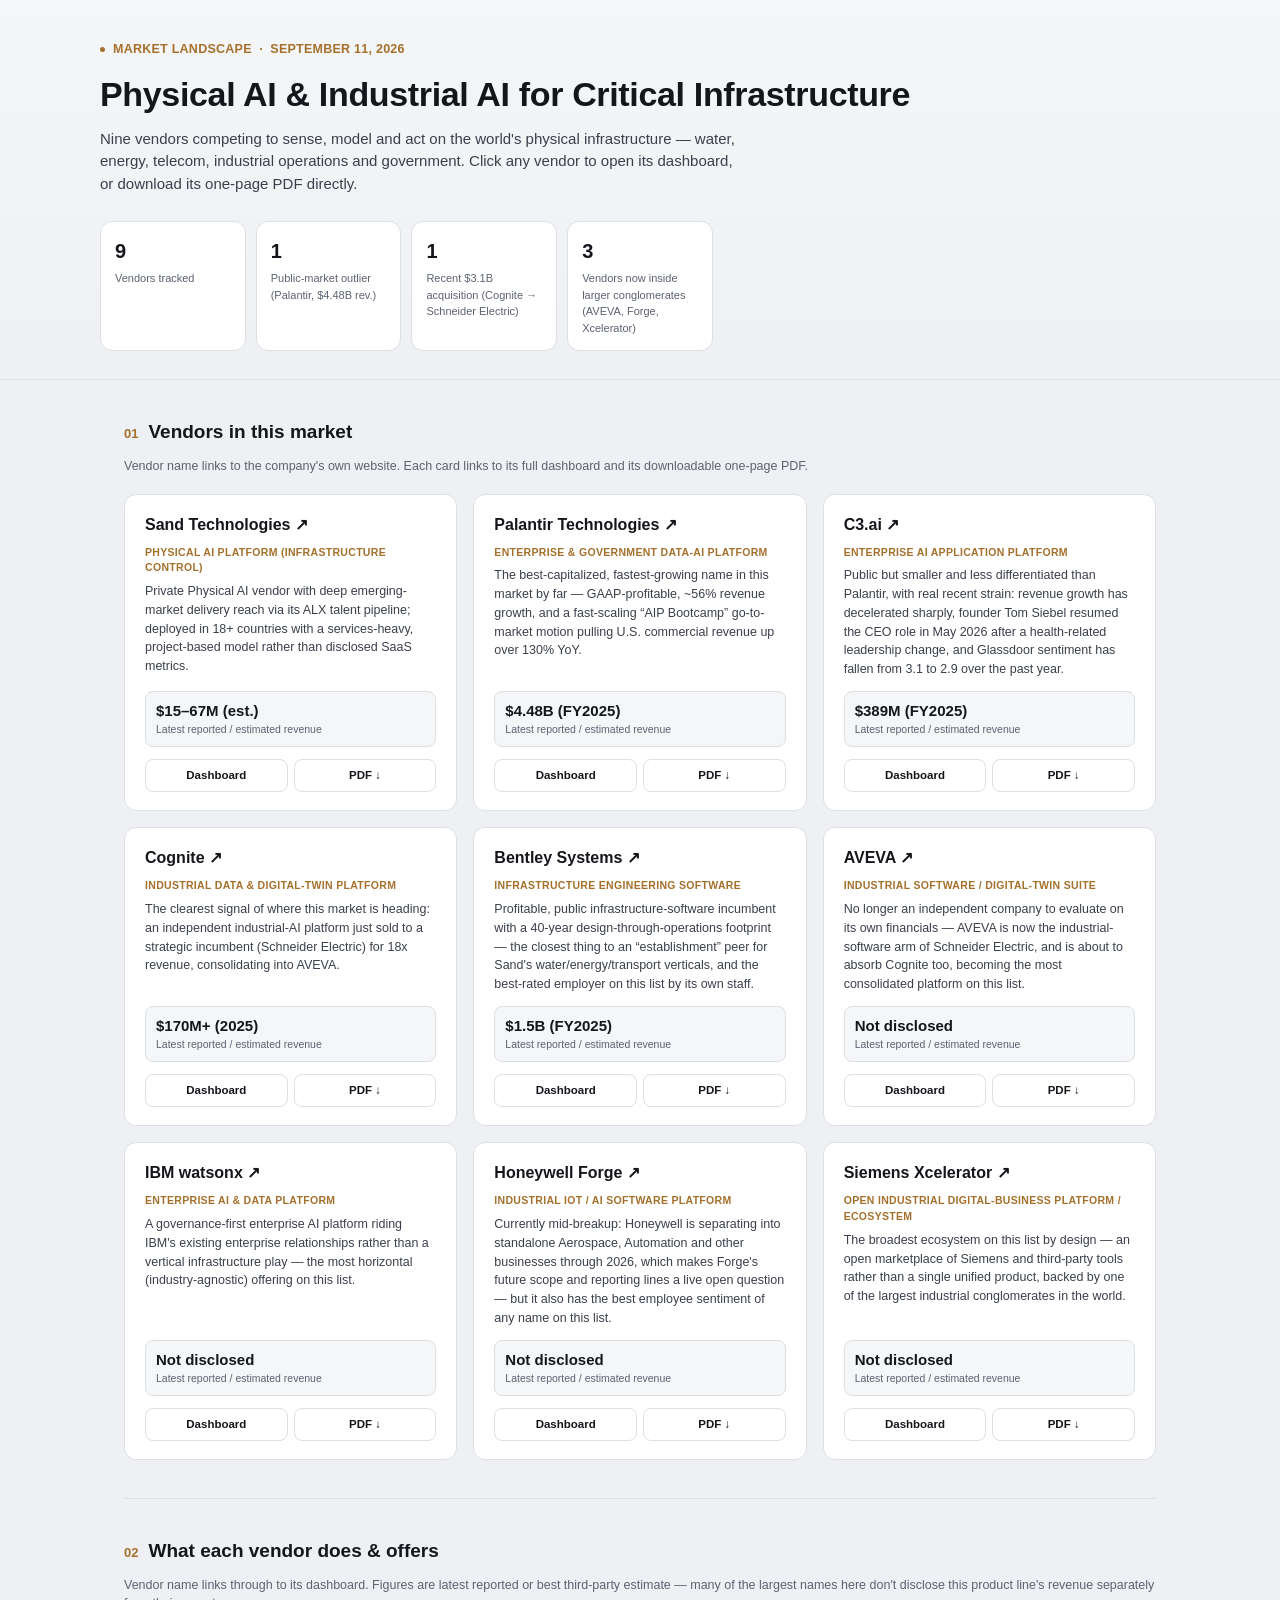
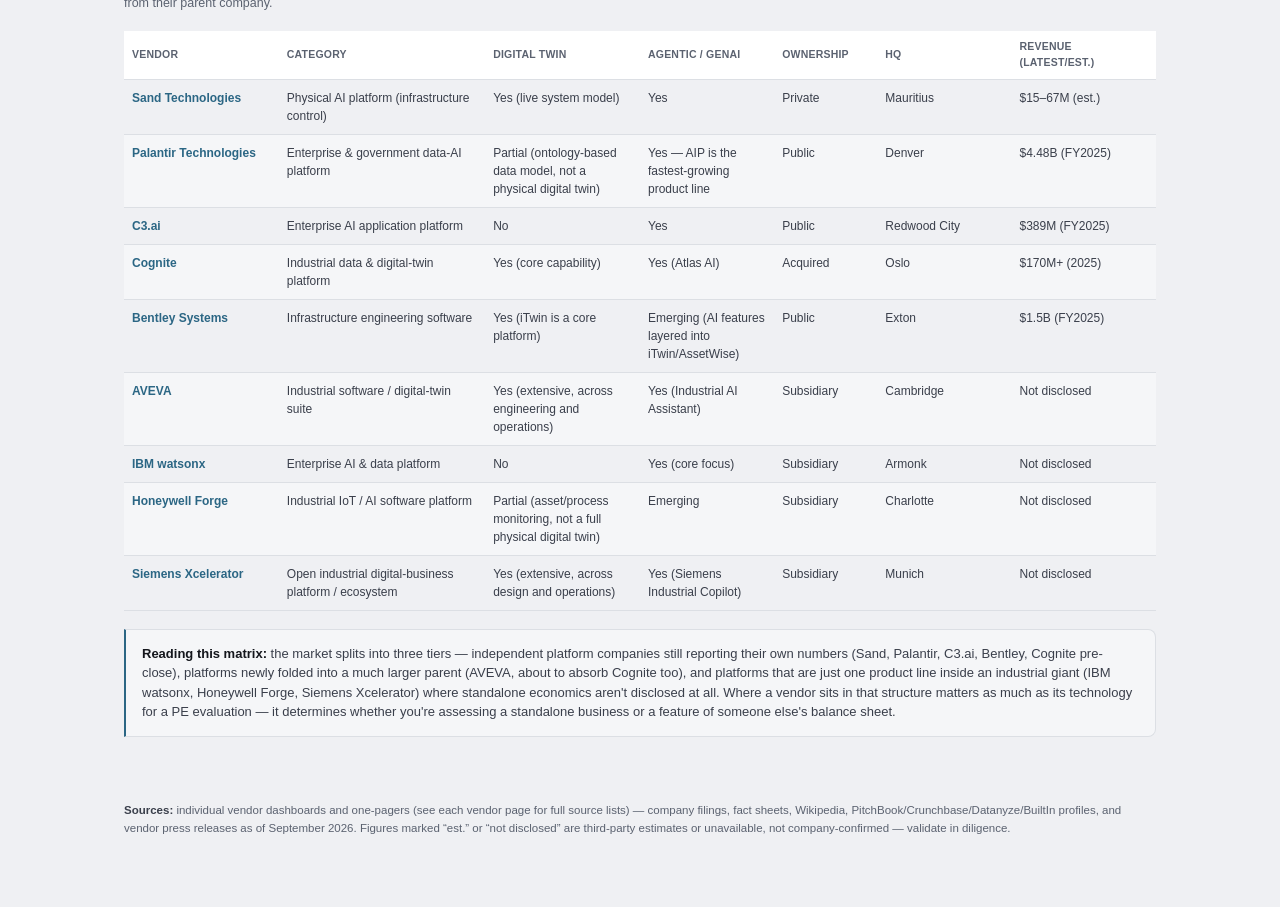
<file: index.html>
<!DOCTYPE html>
<html lang="en">
<head>
<meta charset="UTF-8">
<meta name="viewport" content="width=device-width, initial-scale=1.0">
<title>Physical AI / Industrial AI Market Landscape</title>
<style>

  :root{
    --bg:#EFF0F3; --panel:#FFFFFF; --panel-2:#F5F6F8; --line:#DCDFE4;
    --ink:#14161C; --ink-2:#3A3F4B; --ink-3:#5B6270;
    --sand:#A5702B; --sand-dim:#C79256; --steel:#2B6684;
    --green:#1F7A4D; --green-bg:#E6F5EC; --red:#B23A2E; --red-bg:#FBEAE8; --amber:#8A5B10;
  }
  *{box-sizing:border-box;}
  body{
    margin:0; background:var(--bg); color:var(--ink);
    font-family:-apple-system,BlinkMacSystemFont,"Segoe UI",Helvetica,Arial,sans-serif;
    line-height:1.5;
  }
  .wrap{max-width:1080px; margin:0 auto; padding:0 24px 60px;}

  header.hero{
    background:linear-gradient(180deg,#F5F6F8,#EFF0F3);
    border-bottom:1px solid var(--line);
    padding:40px 24px 28px;
  }
  .hero-inner{max-width:1080px; margin:0 auto;}
  .kicker{
    font-size:12.5px; color:var(--sand); letter-spacing:.02em; font-weight:600;
    display:flex; gap:8px; align-items:center; margin-bottom:10px;
  }
  .kicker .dot{width:5px; height:5px; border-radius:50%; background:var(--sand);}
  h1{font-size:34px; margin:0 0 8px; font-weight:700; letter-spacing:-0.01em; color:var(--ink);}
  .tagline{color:var(--ink-2); font-size:15px; max-width:640px; margin:0;}
  .tagline a{color:var(--steel); text-decoration:none;}

  .kpi-row{
    display:grid; grid-template-columns:repeat(7,1fr); gap:10px;
    margin-top:26px;
  }
  .kpi{background:var(--panel); border:1px solid var(--line); border-radius:12px; padding:14px 14px; text-align:left;}
  .kpi .num{font-size:20px; font-weight:700; color:var(--ink);}
  .kpi .lbl{font-size:11px; color:var(--ink-3); margin-top:4px;}

  section{padding:38px 0; border-bottom:1px solid var(--line);}
  section:last-of-type{border-bottom:none;}
  .sec-head{display:flex; align-items:baseline; gap:10px; margin-bottom:18px;}
  .sec-num{color:var(--sand); font-weight:700; font-size:13px;}
  h2{font-size:19px; margin:0; font-weight:700; color:var(--ink);}
  .sec-note{color:var(--ink-3); font-size:12.5px; margin:-8px 0 18px;}

  /* snapshot */
  .snap-grid{display:grid; grid-template-columns:1.35fr 1fr; gap:32px;}
  .snap-grid p{font-size:14px; color:var(--ink-2); margin:0 0 14px;}
  .snap-grid p b{color:var(--ink); font-weight:600;}
  .side-block{margin-bottom:18px;}
  .side-block h4{font-size:11.5px; text-transform:uppercase; letter-spacing:.04em; color:var(--ink-3); margin:0 0 8px; font-weight:600;}
  .chip-row{display:flex; flex-wrap:wrap; gap:6px;}
  .chip{
    font-size:12.5px; background:var(--panel); border:1px solid var(--line);
    color:var(--ink-2); padding:5px 10px; border-radius:6px;
  }

  /* ratings */
  .rating-cards{display:grid; grid-template-columns:1fr 1fr; gap:16px; margin-bottom:18px;}
  .rcard{background:var(--panel); border:1px solid var(--line); border-radius:10px; padding:18px 20px;}
  .rcard .src{font-size:12px; color:var(--ink-3); margin-bottom:10px;}
  .rcard .big{font-size:28px; font-weight:700; display:flex; align-items:baseline; gap:8px; color:var(--ink);}
  .rcard .big small{font-size:13px; color:var(--ink-3); font-weight:400;}
  .meter{height:8px; background:var(--panel-2); border-radius:4px; margin:12px 0 10px; overflow:hidden;}
  .meter > div{height:100%; background:var(--sand); border-radius:4px;}
  .stat-line{display:flex; justify-content:space-between; font-size:12.5px; color:var(--ink-2); padding:4px 0; border-top:1px solid var(--line);}
  .grade-row{display:flex; gap:8px; margin-top:12px;}
  .grade{
    flex:1; text-align:center; border-radius:8px; padding:10px 6px; border:1px solid var(--line); background:var(--panel-2);
  }
  .grade .letter{font-size:18px; font-weight:700; color:var(--sand);}
  .grade.weak .letter{color:var(--red);}
  .grade .cap{font-size:10.5px; color:var(--ink-3); margin-top:3px;}
  .qual-note{font-size:12.5px; color:var(--ink-2); background:var(--panel-2); border-left:2px solid var(--sand); padding:10px 12px; border-radius:0 6px 6px 0;}

  /* use cases */
  .uc-grid{display:grid; grid-template-columns:repeat(2,1fr); gap:14px;}
  a.uc-card{
    background:var(--panel); border:1px solid var(--line); border-radius:10px; padding:16px 18px;
    display:block; text-decoration:none; color:inherit; transition:border-color .15s, background .15s;
  }
  a.uc-card:hover{border-color:var(--sand-dim); background:var(--panel-2);}
  a.uc-card:hover .uc-deploy{color:var(--sand);}
  .uc-top{display:flex; justify-content:space-between; align-items:flex-start; margin-bottom:8px;}
  .uc-sector{font-size:11px; text-transform:uppercase; letter-spacing:.04em; color:var(--sand); font-weight:700;}
  .uc-status-group{display:flex; align-items:center; gap:6px;}
  .uc-status{font-size:10.5px; background:var(--green-bg); color:var(--green); padding:2px 8px; border-radius:20px; font-weight:600;}
  .uc-link{font-size:11px; color:var(--ink-3);}
  .uc-deploy{font-size:13.5px; color:var(--ink); font-weight:600; margin-bottom:6px; transition:color .15s;}
  .uc-metric{font-size:12.5px; color:var(--ink-2);}
  .uc-src{font-size:11px; color:var(--ink-3); margin-top:8px; padding-top:8px; border-top:1px solid var(--line);}

  /* competitive */
  .comp-table{width:100%; border-collapse:collapse; font-size:13px;}
  .comp-table th{
    text-align:left; font-size:11px; text-transform:uppercase; letter-spacing:.03em;
    color:var(--ink-3); border-bottom:1px solid var(--line); padding:8px 10px; font-weight:600;
  }
  .comp-table td{padding:10px 10px; border-bottom:1px solid var(--line); color:var(--ink-2); vertical-align:top;}
  .comp-table td.name{color:var(--ink); font-weight:600;}
  .tag-direct{color:var(--sand); font-size:11px; font-weight:700;}
  .tag-adjacent{color:var(--steel); font-size:11px; font-weight:700;}
  .position-note{font-size:13.5px; color:var(--ink-2); margin-top:16px; padding-top:16px; border-top:1px solid var(--line);}
  .position-note b{color:var(--ink);}
  .subhead{font-size:12px; text-transform:uppercase; letter-spacing:.04em; color:var(--ink-3); font-weight:600; margin:28px 0 12px;}
  .scale-table{width:100%; border-collapse:collapse; font-size:13px;}
  .scale-table th{text-align:left; font-size:11px; text-transform:uppercase; letter-spacing:.03em; color:var(--ink-3); border-bottom:1px solid var(--line); padding:8px 10px; font-weight:600;}
  .scale-table td{padding:10px 10px; border-bottom:1px solid var(--line); color:var(--ink-2); vertical-align:top;}
  .scale-table td.name{color:var(--ink); font-weight:600;}
  .bar-cell{display:flex; align-items:center; gap:8px;}
  .bar-track{flex:1; height:6px; background:var(--panel-2); border-radius:3px; overflow:hidden; max-width:120px; border:1px solid var(--line);}
  .bar-fill{height:100%; background:var(--steel);}
  .bar-fill.sand-fill{background:var(--sand);}
  .callout{
    background:var(--panel-2); border:1px solid var(--line); border-left:2px solid var(--steel);
    border-radius:0 8px 8px 0; padding:14px 16px; font-size:13px; color:var(--ink-2); margin-top:18px;
  }
  .callout b{color:var(--ink);}

  /* sentiment */
  .sent-grid{display:grid; grid-template-columns:1fr 1fr; gap:18px;}
  .sent-col{border-radius:10px; padding:18px 20px; border:1px solid var(--line);}
  .sent-col.bull{background:var(--green-bg);}
  .sent-col.bear{background:var(--red-bg);}
  .sent-head{font-size:13px; font-weight:700; margin-bottom:12px; display:flex; align-items:center; gap:6px;}
  .sent-col.bull .sent-head{color:var(--green);}
  .sent-col.bear .sent-head{color:var(--red);}
  .sent-col ul{margin:0; padding-left:16px; font-size:13px; color:var(--ink-2);}
  .sent-col li{margin-bottom:8px;}
  .chart-box{margin-top:20px; background:var(--panel); border:1px solid var(--line); border-radius:10px; padding:18px 20px;}
  .chart-box .chart-title{font-size:12.5px; color:var(--ink-3); margin-bottom:12px;}

  footer{padding:26px 0 10px; font-size:11.5px; color:var(--ink-3); line-height:1.6;}
  footer b{color:var(--ink-2);}

  @media (max-width:720px){
    .kpi-row{grid-template-columns:repeat(2,1fr);}
    .snap-grid, .rating-cards, .uc-grid, .sent-grid{grid-template-columns:1fr;}
    h1{font-size:26px;}
  }

/* --- market hub additions --- */
.topnav{display:flex; justify-content:space-between; align-items:center; margin-bottom:6px;}
.back-link{font-size:12.5px; color:var(--steel); text-decoration:none; font-weight:600;}
.back-link:hover{text-decoration:underline;}
.btn{
  display:inline-block; font-size:12.5px; font-weight:600; color:#fff; background:var(--ink);
  padding:8px 14px; border-radius:8px; text-decoration:none; border:1px solid var(--ink);
}
.btn:hover{background:var(--sand); border-color:var(--sand);}
.btn.secondary{background:var(--panel); color:var(--ink); border:1px solid var(--line);}
.btn.secondary:hover{background:var(--panel-2); border-color:var(--sand-dim); color:var(--sand);}
.btn-row{display:flex; gap:8px; flex-wrap:wrap; margin-top:14px;}

.vendor-grid{display:grid; grid-template-columns:repeat(3,1fr); gap:16px;}
.vcard{background:var(--panel); border:1px solid var(--line); border-radius:12px; padding:18px 20px; display:flex; flex-direction:column;}
.vcard-top{display:flex; justify-content:space-between; align-items:flex-start; margin-bottom:8px;}
.vcard-name{font-size:16px; font-weight:700; color:var(--ink); text-decoration:none;}
.vcard-name:hover{color:var(--sand);}
.vcard-cat{font-size:10.5px; text-transform:uppercase; letter-spacing:.03em; color:var(--sand); font-weight:700; margin-bottom:6px;}
.vcard-desc{font-size:12.5px; color:var(--ink-2); flex:1; margin-bottom:12px;}
.vcard-kpi{background:var(--panel-2); border:1px solid var(--line); border-radius:8px; padding:8px 10px; margin-bottom:12px;}
.vcard-kpi .k-num{font-size:15px; font-weight:700; color:var(--ink);}
.vcard-kpi .k-lbl{font-size:10.5px; color:var(--ink-3);}
.vcard-actions{display:flex; gap:6px;}
.vcard-actions a{flex:1; text-align:center; font-size:11.5px; padding:7px 8px;}

.matrix-table{width:100%; border-collapse:collapse; font-size:12px;}
.matrix-table th{text-align:left; font-size:10.5px; text-transform:uppercase; letter-spacing:.02em; color:var(--ink-3); border-bottom:1px solid var(--line); padding:8px 8px; font-weight:600; background:var(--panel);}
.matrix-table td{padding:9px 8px; border-bottom:1px solid var(--line); color:var(--ink-2); vertical-align:top;}
.matrix-table td.mname{color:var(--ink); font-weight:600; white-space:nowrap;}
.matrix-table tr:nth-child(even) td{background:var(--panel-2);}
.matrix-table a{color:var(--steel); text-decoration:none; font-weight:600;}
.matrix-table a:hover{text-decoration:underline;}

@media (max-width:900px){
  .vendor-grid{grid-template-columns:repeat(2,1fr);}
}
@media (max-width:600px){
  .vendor-grid{grid-template-columns:1fr;}
}

</style>
</head>
<body>

<header class="hero">
  <div class="hero-inner">
    <div class="kicker"><span class="dot"></span>MARKET LANDSCAPE &nbsp;·&nbsp; SEPTEMBER 11, 2026</div>
    <h1>Physical AI &amp; Industrial AI for Critical Infrastructure</h1>
    <p class="tagline">Nine vendors competing to sense, model and act on the world's physical infrastructure — water, energy, telecom, industrial operations and government. Click any vendor to open its dashboard, or download its one-page PDF directly.</p>
    <div class="kpi-row">
      <div class="kpi"><div class="num">9</div><div class="lbl">Vendors tracked</div></div>
      <div class="kpi"><div class="num">1</div><div class="lbl">Public-market outlier (Palantir, $4.48B rev.)</div></div>
      <div class="kpi"><div class="num">1</div><div class="lbl">Recent $3.1B acquisition (Cognite → Schneider Electric)</div></div>
      <div class="kpi"><div class="num">3</div><div class="lbl">Vendors now inside larger conglomerates (AVEVA, Forge, Xcelerator)</div></div>
    </div>
  </div>
</header>

<div class="wrap">

  <section>
    <div class="sec-head"><span class="sec-num">01</span><h2>Vendors in this market</h2></div>
    <div class="sec-note">Vendor name links to the company's own website. Each card links to its full dashboard and its downloadable one-page PDF.</div>
    <div class="vendor-grid">
      <div class="vcard">
        <div class="vcard-top">
          <a class="vcard-name" href="https://www.sandtech.com" target="_blank" rel="noopener">Sand Technologies ↗</a>
        </div>
        <div class="vcard-cat">Physical AI platform (infrastructure control)</div>
        <div class="vcard-desc">Private Physical AI vendor with deep emerging-market delivery reach via its ALX talent pipeline; deployed in 18+ countries with a services-heavy, project-based model rather than disclosed SaaS metrics.</div>
        <div class="vcard-kpi">
          <div class="k-num">$15–67M (est.)</div>
          <div class="k-lbl">Latest reported / estimated revenue</div>
        </div>
        <div class="vcard-actions">
          <a class="btn secondary" href="sand-technologies-dashboard.html">Dashboard</a>
          <a class="btn secondary" href="Sand-Technologies-One-Sheet.pdf" download>PDF ↓</a>
        </div>
      </div>
      <div class="vcard">
        <div class="vcard-top">
          <a class="vcard-name" href="https://www.palantir.com" target="_blank" rel="noopener">Palantir Technologies ↗</a>
        </div>
        <div class="vcard-cat">Enterprise &amp; government data-AI platform</div>
        <div class="vcard-desc">The best-capitalized, fastest-growing name in this market by far — GAAP-profitable, ~56% revenue growth, and a fast-scaling “AIP Bootcamp” go-to-market motion pulling U.S. commercial revenue up over 130% YoY.</div>
        <div class="vcard-kpi">
          <div class="k-num">$4.48B (FY2025)</div>
          <div class="k-lbl">Latest reported / estimated revenue</div>
        </div>
        <div class="vcard-actions">
          <a class="btn secondary" href="palantir-dashboard.html">Dashboard</a>
          <a class="btn secondary" href="palantir-one-sheet.pdf" download>PDF ↓</a>
        </div>
      </div>
      <div class="vcard">
        <div class="vcard-top">
          <a class="vcard-name" href="https://c3.ai" target="_blank" rel="noopener">C3.ai ↗</a>
        </div>
        <div class="vcard-cat">Enterprise AI application platform</div>
        <div class="vcard-desc">Public but smaller and less differentiated than Palantir, with real recent strain: revenue growth has decelerated sharply, founder Tom Siebel resumed the CEO role in May 2026 after a health-related leadership change, and Glassdoor sentiment has fallen from 3.1 to 2.9 over the past year.</div>
        <div class="vcard-kpi">
          <div class="k-num">$389M (FY2025)</div>
          <div class="k-lbl">Latest reported / estimated revenue</div>
        </div>
        <div class="vcard-actions">
          <a class="btn secondary" href="c3ai-dashboard.html">Dashboard</a>
          <a class="btn secondary" href="c3ai-one-sheet.pdf" download>PDF ↓</a>
        </div>
      </div>
      <div class="vcard">
        <div class="vcard-top">
          <a class="vcard-name" href="https://www.cognite.com" target="_blank" rel="noopener">Cognite ↗</a>
        </div>
        <div class="vcard-cat">Industrial data &amp; digital-twin platform</div>
        <div class="vcard-desc">The clearest signal of where this market is heading: an independent industrial-AI platform just sold to a strategic incumbent (Schneider Electric) for 18x revenue, consolidating into AVEVA.</div>
        <div class="vcard-kpi">
          <div class="k-num">$170M+ (2025)</div>
          <div class="k-lbl">Latest reported / estimated revenue</div>
        </div>
        <div class="vcard-actions">
          <a class="btn secondary" href="cognite-dashboard.html">Dashboard</a>
          <a class="btn secondary" href="cognite-one-sheet.pdf" download>PDF ↓</a>
        </div>
      </div>
      <div class="vcard">
        <div class="vcard-top">
          <a class="vcard-name" href="https://www.bentley.com" target="_blank" rel="noopener">Bentley Systems ↗</a>
        </div>
        <div class="vcard-cat">Infrastructure engineering software</div>
        <div class="vcard-desc">Profitable, public infrastructure-software incumbent with a 40-year design-through-operations footprint — the closest thing to an “establishment” peer for Sand's water/energy/transport verticals, and the best-rated employer on this list by its own staff.</div>
        <div class="vcard-kpi">
          <div class="k-num">$1.5B (FY2025)</div>
          <div class="k-lbl">Latest reported / estimated revenue</div>
        </div>
        <div class="vcard-actions">
          <a class="btn secondary" href="bentley-systems-dashboard.html">Dashboard</a>
          <a class="btn secondary" href="bentley-systems-one-sheet.pdf" download>PDF ↓</a>
        </div>
      </div>
      <div class="vcard">
        <div class="vcard-top">
          <a class="vcard-name" href="https://www.aveva.com" target="_blank" rel="noopener">AVEVA ↗</a>
        </div>
        <div class="vcard-cat">Industrial software / digital-twin suite</div>
        <div class="vcard-desc">No longer an independent company to evaluate on its own financials — AVEVA is now the industrial-software arm of Schneider Electric, and is about to absorb Cognite too, becoming the most consolidated platform on this list.</div>
        <div class="vcard-kpi">
          <div class="k-num">Not disclosed</div>
          <div class="k-lbl">Latest reported / estimated revenue</div>
        </div>
        <div class="vcard-actions">
          <a class="btn secondary" href="aveva-dashboard.html">Dashboard</a>
          <a class="btn secondary" href="aveva-one-sheet.pdf" download>PDF ↓</a>
        </div>
      </div>
      <div class="vcard">
        <div class="vcard-top">
          <a class="vcard-name" href="https://www.ibm.com/watsonx" target="_blank" rel="noopener">IBM watsonx ↗</a>
        </div>
        <div class="vcard-cat">Enterprise AI &amp; data platform</div>
        <div class="vcard-desc">A governance-first enterprise AI platform riding IBM's existing enterprise relationships rather than a vertical infrastructure play — the most horizontal (industry-agnostic) offering on this list.</div>
        <div class="vcard-kpi">
          <div class="k-num">Not disclosed</div>
          <div class="k-lbl">Latest reported / estimated revenue</div>
        </div>
        <div class="vcard-actions">
          <a class="btn secondary" href="ibm-watsonx-dashboard.html">Dashboard</a>
          <a class="btn secondary" href="ibm-watsonx-one-sheet.pdf" download>PDF ↓</a>
        </div>
      </div>
      <div class="vcard">
        <div class="vcard-top">
          <a class="vcard-name" href="https://www.honeywell.com/us/en/software/forge" target="_blank" rel="noopener">Honeywell Forge ↗</a>
        </div>
        <div class="vcard-cat">Industrial IoT / AI software platform</div>
        <div class="vcard-desc">Currently mid-breakup: Honeywell is separating into standalone Aerospace, Automation and other businesses through 2026, which makes Forge's future scope and reporting lines a live open question — but it also has the best employee sentiment of any name on this list.</div>
        <div class="vcard-kpi">
          <div class="k-num">Not disclosed</div>
          <div class="k-lbl">Latest reported / estimated revenue</div>
        </div>
        <div class="vcard-actions">
          <a class="btn secondary" href="honeywell-forge-dashboard.html">Dashboard</a>
          <a class="btn secondary" href="honeywell-forge-one-sheet.pdf" download>PDF ↓</a>
        </div>
      </div>
      <div class="vcard">
        <div class="vcard-top">
          <a class="vcard-name" href="https://www.siemens.com/global/en/company/topic-areas/siemens-xcelerator.html" target="_blank" rel="noopener">Siemens Xcelerator ↗</a>
        </div>
        <div class="vcard-cat">Open industrial digital-business platform / ecosystem</div>
        <div class="vcard-desc">The broadest ecosystem on this list by design — an open marketplace of Siemens and third-party tools rather than a single unified product, backed by one of the largest industrial conglomerates in the world.</div>
        <div class="vcard-kpi">
          <div class="k-num">Not disclosed</div>
          <div class="k-lbl">Latest reported / estimated revenue</div>
        </div>
        <div class="vcard-actions">
          <a class="btn secondary" href="siemens-xcelerator-dashboard.html">Dashboard</a>
          <a class="btn secondary" href="siemens-xcelerator-one-sheet.pdf" download>PDF ↓</a>
        </div>
      </div>
    </div>
  </section>

  <section>
    <div class="sec-head"><span class="sec-num">02</span><h2>What each vendor does &amp; offers</h2></div>
    <div class="sec-note">Vendor name links through to its dashboard. Figures are latest reported or best third-party estimate — many of the largest names here don't disclose this product line's revenue separately from their parent company.</div>
    <table class="matrix-table">
      <thead>
        <tr>
          <th style="width:15%;">Vendor</th>
          <th style="width:20%;">Category</th>
          <th style="width:15%;">Digital twin</th>
          <th style="width:13%;">Agentic / GenAI</th>
          <th style="width:10%;">Ownership</th>
          <th style="width:13%;">HQ</th>
          <th style="width:14%;">Revenue (latest/est.)</th>
        </tr>
      </thead>
      <tbody>
        <tr>
          <td class="mname"><a href="sand-technologies-dashboard.html">Sand Technologies</a></td>
          <td>Physical AI platform (infrastructure control)</td>
          <td>Yes (live system model)</td>
          <td>Yes</td>
          <td>Private</td>
          <td>Mauritius</td>
          <td>$15–67M (est.)</td>
        </tr>
        <tr>
          <td class="mname"><a href="palantir-dashboard.html">Palantir Technologies</a></td>
          <td>Enterprise &amp; government data-AI platform</td>
          <td>Partial (ontology-based data model, not a physical digital twin)</td>
          <td>Yes — AIP is the fastest-growing product line</td>
          <td>Public</td>
          <td>Denver</td>
          <td>$4.48B (FY2025)</td>
        </tr>
        <tr>
          <td class="mname"><a href="c3ai-dashboard.html">C3.ai</a></td>
          <td>Enterprise AI application platform</td>
          <td>No</td>
          <td>Yes</td>
          <td>Public</td>
          <td>Redwood City</td>
          <td>$389M (FY2025)</td>
        </tr>
        <tr>
          <td class="mname"><a href="cognite-dashboard.html">Cognite</a></td>
          <td>Industrial data &amp; digital-twin platform</td>
          <td>Yes (core capability)</td>
          <td>Yes (Atlas AI)</td>
          <td>Acquired</td>
          <td>Oslo</td>
          <td>$170M+ (2025)</td>
        </tr>
        <tr>
          <td class="mname"><a href="bentley-systems-dashboard.html">Bentley Systems</a></td>
          <td>Infrastructure engineering software</td>
          <td>Yes (iTwin is a core platform)</td>
          <td>Emerging (AI features layered into iTwin/AssetWise)</td>
          <td>Public</td>
          <td>Exton</td>
          <td>$1.5B (FY2025)</td>
        </tr>
        <tr>
          <td class="mname"><a href="aveva-dashboard.html">AVEVA</a></td>
          <td>Industrial software / digital-twin suite</td>
          <td>Yes (extensive, across engineering and operations)</td>
          <td>Yes (Industrial AI Assistant)</td>
          <td>Subsidiary</td>
          <td>Cambridge</td>
          <td>Not disclosed</td>
        </tr>
        <tr>
          <td class="mname"><a href="ibm-watsonx-dashboard.html">IBM watsonx</a></td>
          <td>Enterprise AI &amp; data platform</td>
          <td>No</td>
          <td>Yes (core focus)</td>
          <td>Subsidiary</td>
          <td>Armonk</td>
          <td>Not disclosed</td>
        </tr>
        <tr>
          <td class="mname"><a href="honeywell-forge-dashboard.html">Honeywell Forge</a></td>
          <td>Industrial IoT / AI software platform</td>
          <td>Partial (asset/process monitoring, not a full physical digital twin)</td>
          <td>Emerging</td>
          <td>Subsidiary</td>
          <td>Charlotte</td>
          <td>Not disclosed</td>
        </tr>
        <tr>
          <td class="mname"><a href="siemens-xcelerator-dashboard.html">Siemens Xcelerator</a></td>
          <td>Open industrial digital-business platform / ecosystem</td>
          <td>Yes (extensive, across design and operations)</td>
          <td>Yes (Siemens Industrial Copilot)</td>
          <td>Subsidiary</td>
          <td>Munich</td>
          <td>Not disclosed</td>
        </tr>
      </tbody>
    </table>
    <div class="callout" style="margin-top:18px;">
      <b>Reading this matrix:</b> the market splits into three tiers — independent platform companies still reporting their own numbers (Sand, Palantir, C3.ai, Bentley, Cognite pre-close), platforms newly folded into a much larger parent (AVEVA, about to absorb Cognite too), and platforms that are just one product line inside an industrial giant (IBM watsonx, Honeywell Forge, Siemens Xcelerator) where standalone economics aren't disclosed at all. Where a vendor sits in that structure matters as much as its technology for a PE evaluation — it determines whether you're assessing a standalone business or a feature of someone else's balance sheet.
    </div>
  </section>

  <footer>
    <b>Sources:</b> individual vendor dashboards and one-pagers (see each vendor page for full source lists) — company filings, fact sheets, Wikipedia, PitchBook/Crunchbase/Datanyze/BuiltIn profiles, and vendor press releases as of September 2026. Figures marked “est.” or “not disclosed” are third-party estimates or unavailable, not company-confirmed — validate in diligence.
  </footer>

</div>
</body>
</html>
</file>
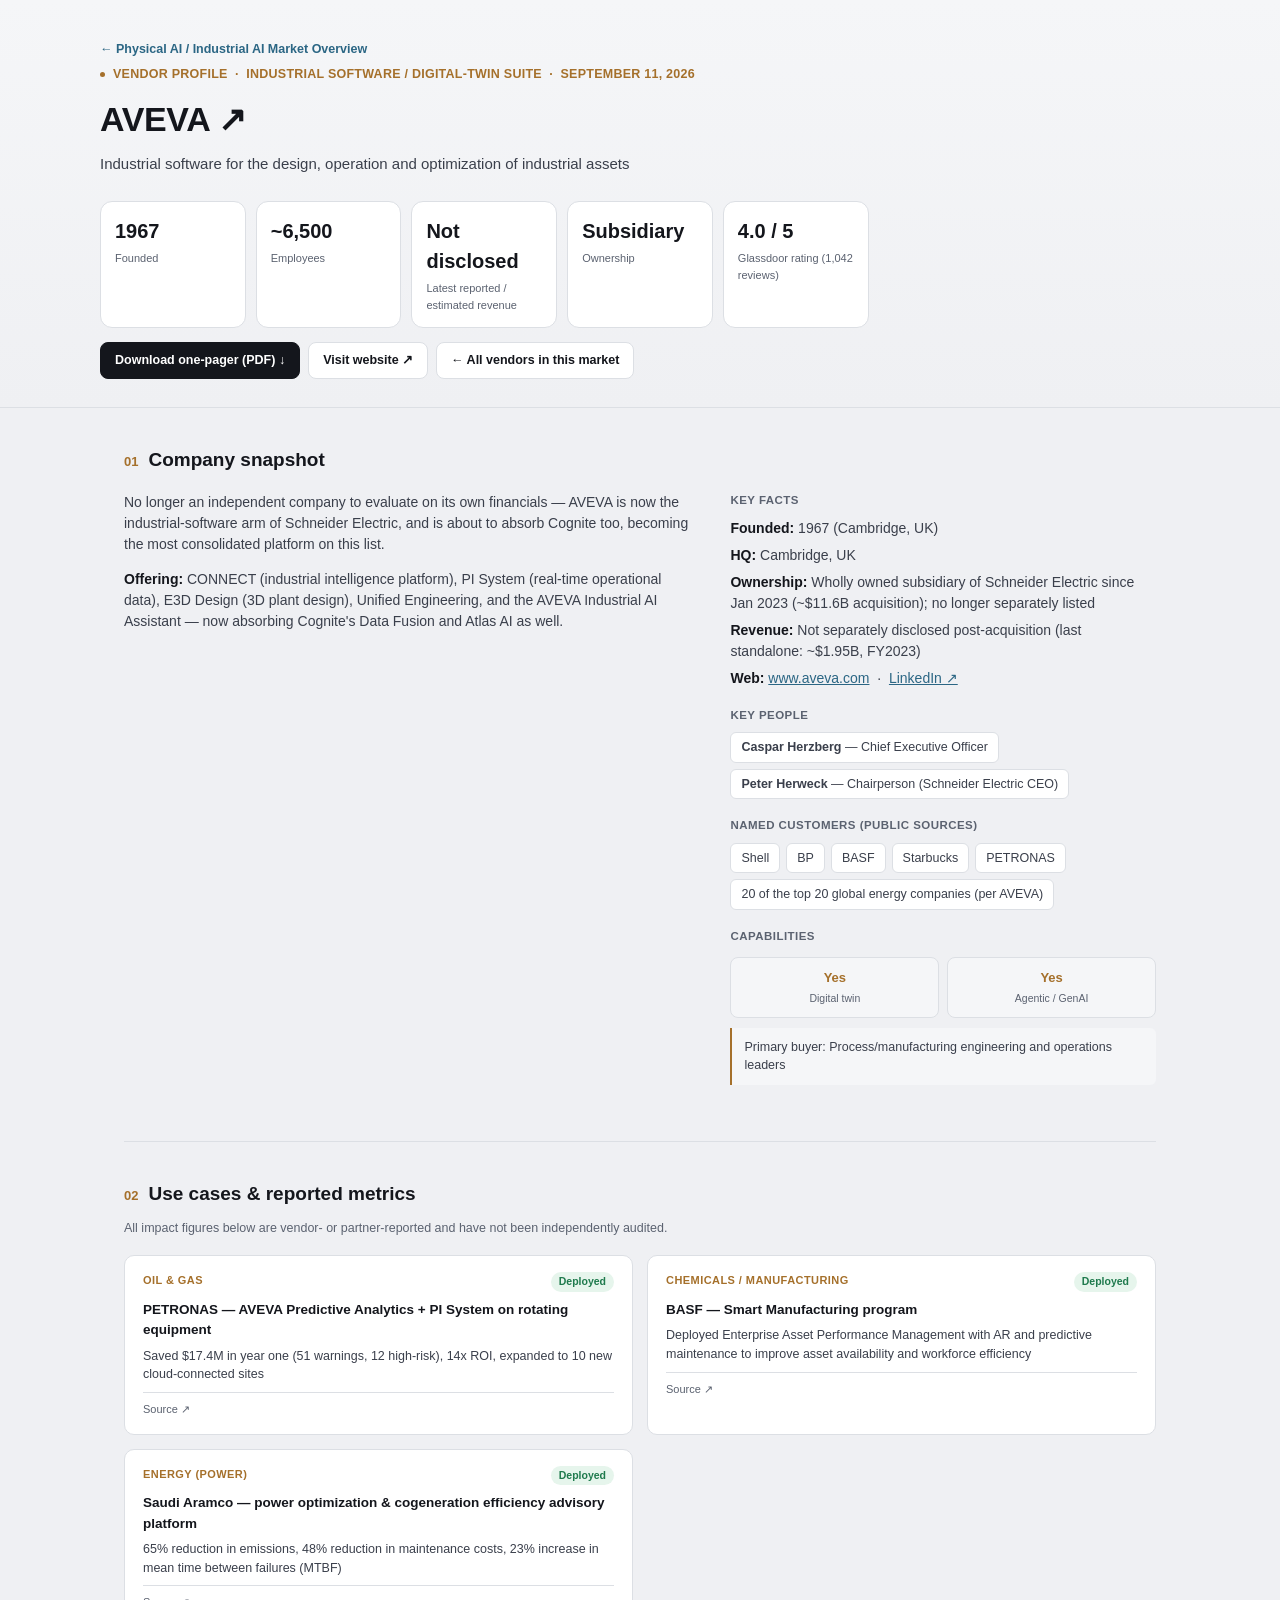
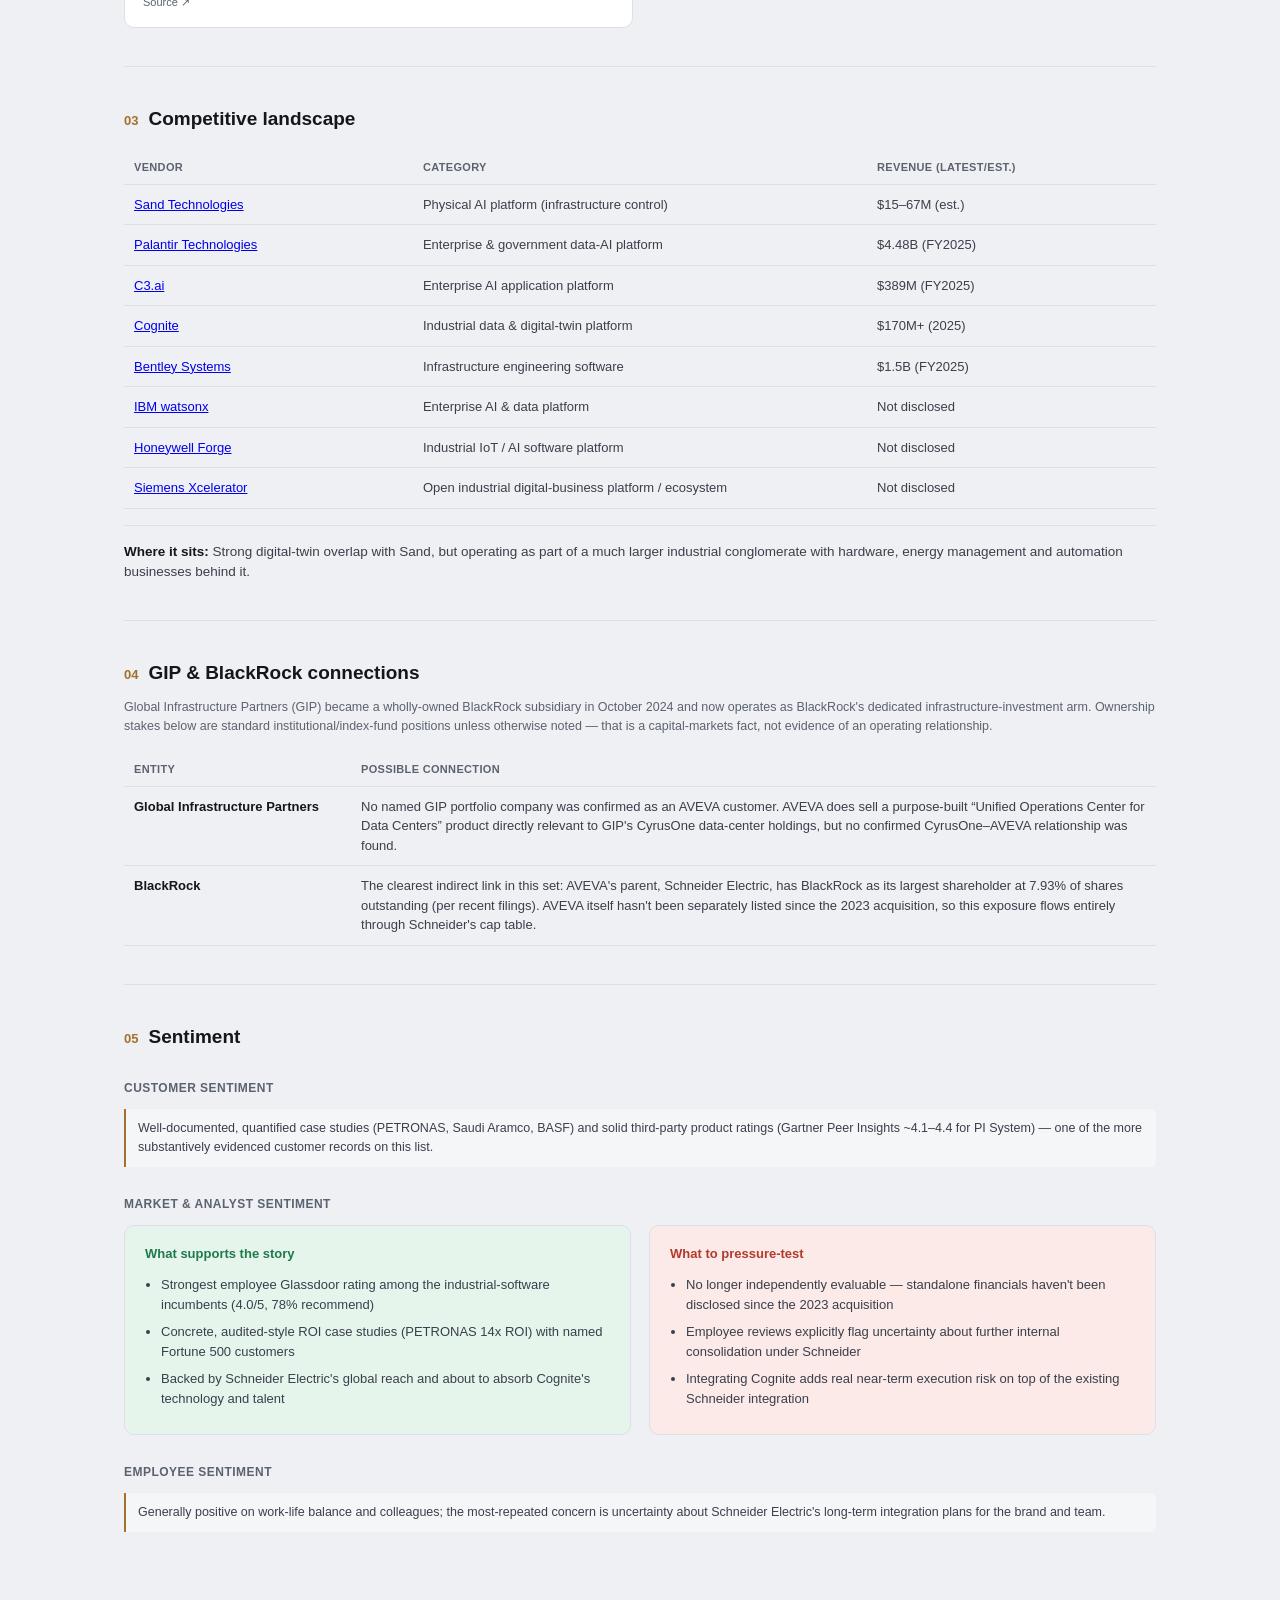
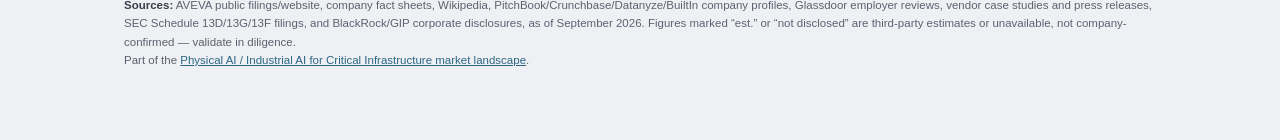
<file: aveva-dashboard.html>
<!DOCTYPE html>
<html lang="en">
<head>
<meta charset="UTF-8">
<meta name="viewport" content="width=device-width, initial-scale=1.0">
<title>AVEVA — Vendor Profile</title>
<style>

  :root{
    --bg:#EFF0F3; --panel:#FFFFFF; --panel-2:#F5F6F8; --line:#DCDFE4;
    --ink:#14161C; --ink-2:#3A3F4B; --ink-3:#5B6270;
    --sand:#A5702B; --sand-dim:#C79256; --steel:#2B6684;
    --green:#1F7A4D; --green-bg:#E6F5EC; --red:#B23A2E; --red-bg:#FBEAE8; --amber:#8A5B10;
  }
  *{box-sizing:border-box;}
  body{
    margin:0; background:var(--bg); color:var(--ink);
    font-family:-apple-system,BlinkMacSystemFont,"Segoe UI",Helvetica,Arial,sans-serif;
    line-height:1.5;
  }
  .wrap{max-width:1080px; margin:0 auto; padding:0 24px 60px;}

  header.hero{
    background:linear-gradient(180deg,#F5F6F8,#EFF0F3);
    border-bottom:1px solid var(--line);
    padding:40px 24px 28px;
  }
  .hero-inner{max-width:1080px; margin:0 auto;}
  .kicker{
    font-size:12.5px; color:var(--sand); letter-spacing:.02em; font-weight:600;
    display:flex; gap:8px; align-items:center; margin-bottom:10px;
  }
  .kicker .dot{width:5px; height:5px; border-radius:50%; background:var(--sand);}
  h1{font-size:34px; margin:0 0 8px; font-weight:700; letter-spacing:-0.01em; color:var(--ink);}
  .tagline{color:var(--ink-2); font-size:15px; max-width:640px; margin:0;}
  .tagline a{color:var(--steel); text-decoration:none;}

  .kpi-row{
    display:grid; grid-template-columns:repeat(7,1fr); gap:10px;
    margin-top:26px;
  }
  .kpi{background:var(--panel); border:1px solid var(--line); border-radius:12px; padding:14px 14px; text-align:left;}
  .kpi .num{font-size:20px; font-weight:700; color:var(--ink);}
  .kpi .lbl{font-size:11px; color:var(--ink-3); margin-top:4px;}

  section{padding:38px 0; border-bottom:1px solid var(--line);}
  section:last-of-type{border-bottom:none;}
  .sec-head{display:flex; align-items:baseline; gap:10px; margin-bottom:18px;}
  .sec-num{color:var(--sand); font-weight:700; font-size:13px;}
  h2{font-size:19px; margin:0; font-weight:700; color:var(--ink);}
  .sec-note{color:var(--ink-3); font-size:12.5px; margin:-8px 0 18px;}

  /* snapshot */
  .snap-grid{display:grid; grid-template-columns:1.35fr 1fr; gap:32px;}
  .snap-grid p{font-size:14px; color:var(--ink-2); margin:0 0 14px;}
  .snap-grid p b{color:var(--ink); font-weight:600;}
  .side-block{margin-bottom:18px;}
  .side-block h4{font-size:11.5px; text-transform:uppercase; letter-spacing:.04em; color:var(--ink-3); margin:0 0 8px; font-weight:600;}
  .chip-row{display:flex; flex-wrap:wrap; gap:6px;}
  .chip{
    font-size:12.5px; background:var(--panel); border:1px solid var(--line);
    color:var(--ink-2); padding:5px 10px; border-radius:6px;
  }

  /* ratings */
  .rating-cards{display:grid; grid-template-columns:1fr 1fr; gap:16px; margin-bottom:18px;}
  .rcard{background:var(--panel); border:1px solid var(--line); border-radius:10px; padding:18px 20px;}
  .rcard .src{font-size:12px; color:var(--ink-3); margin-bottom:10px;}
  .rcard .big{font-size:28px; font-weight:700; display:flex; align-items:baseline; gap:8px; color:var(--ink);}
  .rcard .big small{font-size:13px; color:var(--ink-3); font-weight:400;}
  .meter{height:8px; background:var(--panel-2); border-radius:4px; margin:12px 0 10px; overflow:hidden;}
  .meter > div{height:100%; background:var(--sand); border-radius:4px;}
  .stat-line{display:flex; justify-content:space-between; font-size:12.5px; color:var(--ink-2); padding:4px 0; border-top:1px solid var(--line);}
  .grade-row{display:flex; gap:8px; margin-top:12px;}
  .grade{
    flex:1; text-align:center; border-radius:8px; padding:10px 6px; border:1px solid var(--line); background:var(--panel-2);
  }
  .grade .letter{font-size:18px; font-weight:700; color:var(--sand);}
  .grade.weak .letter{color:var(--red);}
  .grade .cap{font-size:10.5px; color:var(--ink-3); margin-top:3px;}
  .qual-note{font-size:12.5px; color:var(--ink-2); background:var(--panel-2); border-left:2px solid var(--sand); padding:10px 12px; border-radius:0 6px 6px 0;}

  /* use cases */
  .uc-grid{display:grid; grid-template-columns:repeat(2,1fr); gap:14px;}
  a.uc-card{
    background:var(--panel); border:1px solid var(--line); border-radius:10px; padding:16px 18px;
    display:block; text-decoration:none; color:inherit; transition:border-color .15s, background .15s;
  }
  a.uc-card:hover{border-color:var(--sand-dim); background:var(--panel-2);}
  a.uc-card:hover .uc-deploy{color:var(--sand);}
  .uc-top{display:flex; justify-content:space-between; align-items:flex-start; margin-bottom:8px;}
  .uc-sector{font-size:11px; text-transform:uppercase; letter-spacing:.04em; color:var(--sand); font-weight:700;}
  .uc-status-group{display:flex; align-items:center; gap:6px;}
  .uc-status{font-size:10.5px; background:var(--green-bg); color:var(--green); padding:2px 8px; border-radius:20px; font-weight:600;}
  .uc-link{font-size:11px; color:var(--ink-3);}
  .uc-deploy{font-size:13.5px; color:var(--ink); font-weight:600; margin-bottom:6px; transition:color .15s;}
  .uc-metric{font-size:12.5px; color:var(--ink-2);}
  .uc-src{font-size:11px; color:var(--ink-3); margin-top:8px; padding-top:8px; border-top:1px solid var(--line);}

  /* competitive */
  .comp-table{width:100%; border-collapse:collapse; font-size:13px;}
  .comp-table th{
    text-align:left; font-size:11px; text-transform:uppercase; letter-spacing:.03em;
    color:var(--ink-3); border-bottom:1px solid var(--line); padding:8px 10px; font-weight:600;
  }
  .comp-table td{padding:10px 10px; border-bottom:1px solid var(--line); color:var(--ink-2); vertical-align:top;}
  .comp-table td.name{color:var(--ink); font-weight:600;}
  .tag-direct{color:var(--sand); font-size:11px; font-weight:700;}
  .tag-adjacent{color:var(--steel); font-size:11px; font-weight:700;}
  .position-note{font-size:13.5px; color:var(--ink-2); margin-top:16px; padding-top:16px; border-top:1px solid var(--line);}
  .position-note b{color:var(--ink);}
  .subhead{font-size:12px; text-transform:uppercase; letter-spacing:.04em; color:var(--ink-3); font-weight:600; margin:28px 0 12px;}
  .scale-table{width:100%; border-collapse:collapse; font-size:13px;}
  .scale-table th{text-align:left; font-size:11px; text-transform:uppercase; letter-spacing:.03em; color:var(--ink-3); border-bottom:1px solid var(--line); padding:8px 10px; font-weight:600;}
  .scale-table td{padding:10px 10px; border-bottom:1px solid var(--line); color:var(--ink-2); vertical-align:top;}
  .scale-table td.name{color:var(--ink); font-weight:600;}
  .bar-cell{display:flex; align-items:center; gap:8px;}
  .bar-track{flex:1; height:6px; background:var(--panel-2); border-radius:3px; overflow:hidden; max-width:120px; border:1px solid var(--line);}
  .bar-fill{height:100%; background:var(--steel);}
  .bar-fill.sand-fill{background:var(--sand);}
  .callout{
    background:var(--panel-2); border:1px solid var(--line); border-left:2px solid var(--steel);
    border-radius:0 8px 8px 0; padding:14px 16px; font-size:13px; color:var(--ink-2); margin-top:18px;
  }
  .callout b{color:var(--ink);}

  /* sentiment */
  .sent-grid{display:grid; grid-template-columns:1fr 1fr; gap:18px;}
  .sent-col{border-radius:10px; padding:18px 20px; border:1px solid var(--line);}
  .sent-col.bull{background:var(--green-bg);}
  .sent-col.bear{background:var(--red-bg);}
  .sent-head{font-size:13px; font-weight:700; margin-bottom:12px; display:flex; align-items:center; gap:6px;}
  .sent-col.bull .sent-head{color:var(--green);}
  .sent-col.bear .sent-head{color:var(--red);}
  .sent-col ul{margin:0; padding-left:16px; font-size:13px; color:var(--ink-2);}
  .sent-col li{margin-bottom:8px;}
  .chart-box{margin-top:20px; background:var(--panel); border:1px solid var(--line); border-radius:10px; padding:18px 20px;}
  .chart-box .chart-title{font-size:12.5px; color:var(--ink-3); margin-bottom:12px;}

  footer{padding:26px 0 10px; font-size:11.5px; color:var(--ink-3); line-height:1.6;}
  footer b{color:var(--ink-2);}

  @media (max-width:720px){
    .kpi-row{grid-template-columns:repeat(2,1fr);}
    .snap-grid, .rating-cards, .uc-grid, .sent-grid{grid-template-columns:1fr;}
    h1{font-size:26px;}
  }

/* --- market hub additions --- */
.topnav{display:flex; justify-content:space-between; align-items:center; margin-bottom:6px;}
.back-link{font-size:12.5px; color:var(--steel); text-decoration:none; font-weight:600;}
.back-link:hover{text-decoration:underline;}
.btn{
  display:inline-block; font-size:12.5px; font-weight:600; color:#fff; background:var(--ink);
  padding:8px 14px; border-radius:8px; text-decoration:none; border:1px solid var(--ink);
}
.btn:hover{background:var(--sand); border-color:var(--sand);}
.btn.secondary{background:var(--panel); color:var(--ink); border:1px solid var(--line);}
.btn.secondary:hover{background:var(--panel-2); border-color:var(--sand-dim); color:var(--sand);}
.btn-row{display:flex; gap:8px; flex-wrap:wrap; margin-top:14px;}

.vendor-grid{display:grid; grid-template-columns:repeat(3,1fr); gap:16px;}
.vcard{background:var(--panel); border:1px solid var(--line); border-radius:12px; padding:18px 20px; display:flex; flex-direction:column;}
.vcard-top{display:flex; justify-content:space-between; align-items:flex-start; margin-bottom:8px;}
.vcard-name{font-size:16px; font-weight:700; color:var(--ink); text-decoration:none;}
.vcard-name:hover{color:var(--sand);}
.vcard-cat{font-size:10.5px; text-transform:uppercase; letter-spacing:.03em; color:var(--sand); font-weight:700; margin-bottom:6px;}
.vcard-desc{font-size:12.5px; color:var(--ink-2); flex:1; margin-bottom:12px;}
.vcard-kpi{background:var(--panel-2); border:1px solid var(--line); border-radius:8px; padding:8px 10px; margin-bottom:12px;}
.vcard-kpi .k-num{font-size:15px; font-weight:700; color:var(--ink);}
.vcard-kpi .k-lbl{font-size:10.5px; color:var(--ink-3);}
.vcard-actions{display:flex; gap:6px;}
.vcard-actions a{flex:1; text-align:center; font-size:11.5px; padding:7px 8px;}

.matrix-table{width:100%; border-collapse:collapse; font-size:12px;}
.matrix-table th{text-align:left; font-size:10.5px; text-transform:uppercase; letter-spacing:.02em; color:var(--ink-3); border-bottom:1px solid var(--line); padding:8px 8px; font-weight:600; background:var(--panel);}
.matrix-table td{padding:9px 8px; border-bottom:1px solid var(--line); color:var(--ink-2); vertical-align:top;}
.matrix-table td.mname{color:var(--ink); font-weight:600; white-space:nowrap;}
.matrix-table tr:nth-child(even) td{background:var(--panel-2);}
.matrix-table a{color:var(--steel); text-decoration:none; font-weight:600;}
.matrix-table a:hover{text-decoration:underline;}

@media (max-width:900px){
  .vendor-grid{grid-template-columns:repeat(2,1fr);}
}
@media (max-width:600px){
  .vendor-grid{grid-template-columns:1fr;}
}

</style>
</head>
<body>

<header class="hero">
  <div class="hero-inner">
    <div class="topnav">
      <a class="back-link" href="market-overview.html">&larr; Physical AI / Industrial AI Market Overview</a>
    </div>
    <div class="kicker"><span class="dot"></span>VENDOR PROFILE &nbsp;·&nbsp; INDUSTRIAL SOFTWARE / DIGITAL-TWIN SUITE &nbsp;·&nbsp; SEPTEMBER 11, 2026</div>
    <h1><a href="https://www.aveva.com" target="_blank" rel="noopener" style="color:inherit; text-decoration:none;">AVEVA ↗</a></h1>
    <p class="tagline">Industrial software for the design, operation and optimization of industrial assets</p>
    <div class="kpi-row">
      <div class="kpi"><div class="num">1967</div><div class="lbl">Founded</div></div>
      <div class="kpi"><div class="num">~6,500</div><div class="lbl">Employees</div></div>
      <div class="kpi"><div class="num">Not disclosed</div><div class="lbl">Latest reported / estimated revenue</div></div>
      <div class="kpi"><div class="num">Subsidiary</div><div class="lbl">Ownership</div></div>
      <div class="kpi"><div class="num">4.0 / 5</div><div class="lbl">Glassdoor rating (1,042 reviews)</div></div>
    </div>
    <div class="btn-row">
      <a class="btn" href="aveva-one-sheet.pdf" download>Download one-pager (PDF) &darr;</a>
      <a class="btn secondary" href="https://www.aveva.com" target="_blank" rel="noopener">Visit website ↗</a>
      <a class="btn secondary" href="market-overview.html">← All vendors in this market</a>
    </div>
  </div>
</header>

<div class="wrap">

  <section>
    <div class="sec-head"><span class="sec-num">01</span><h2>Company snapshot</h2></div>
    <div class="snap-grid">
      <div>
        <p>No longer an independent company to evaluate on its own financials — AVEVA is now the industrial-software arm of Schneider Electric, and is about to absorb Cognite too, becoming the most consolidated platform on this list.</p>
        <p><b>Offering:</b> CONNECT (industrial intelligence platform), PI System (real-time operational data), E3D Design (3D plant design), Unified Engineering, and the AVEVA Industrial AI Assistant — now absorbing Cognite's Data Fusion and Atlas AI as well.</p>
      </div>
      <div>
        <div class="side-block">
          <h4>Key facts</h4>
          <p style="margin:0 0 6px;"><b>Founded:</b> 1967 (Cambridge, UK)</p>
          <p style="margin:0 0 6px;"><b>HQ:</b> Cambridge, UK</p>
          <p style="margin:0 0 6px;"><b>Ownership:</b> Wholly owned subsidiary of Schneider Electric since Jan 2023 (~$11.6B acquisition); no longer separately listed</p>
          <p style="margin:0 0 6px;"><b>Revenue:</b> Not separately disclosed post-acquisition (last standalone: ~$1.95B, FY2023)</p>
          <p style="margin:0;"><b>Web:</b> <a href="https://www.aveva.com" target="_blank" rel="noopener" style="color:var(--steel);">www.aveva.com</a> &nbsp;·&nbsp; <a href="https://www.linkedin.com/company/aveva" target="_blank" rel="noopener" style="color:var(--steel);">LinkedIn ↗</a></p>
        </div>
        <div class="side-block">
          <h4>Key people</h4>
          <div class="chip-row"><span class="chip"><b>Caspar Herzberg</b> — Chief Executive Officer</span><span class="chip"><b>Peter Herweck</b> — Chairperson (Schneider Electric CEO)</span></div>
        </div>
        <div class="side-block">
          <h4>Named customers (public sources)</h4>
          <div class="chip-row"><span class="chip">Shell</span><span class="chip">BP</span><span class="chip">BASF</span><span class="chip">Starbucks</span><span class="chip">PETRONAS</span><span class="chip">20 of the top 20 global energy companies (per AVEVA)</span></div>
        </div>
        <div class="side-block">
          <h4>Capabilities</h4>
          <div class="grade-row">
            <div class="grade"><div class="letter" style="font-size:13px;">Yes</div><div class="cap">Digital twin</div></div>
            <div class="grade"><div class="letter" style="font-size:13px;">Yes</div><div class="cap">Agentic / GenAI</div></div>
          </div>
          <div style="margin-top:10px;" class="qual-note">Primary buyer: Process/manufacturing engineering and operations leaders</div>
        </div>
      </div>
    </div>
  </section>

  <section>
    <div class="sec-head"><span class="sec-num">02</span><h2>Use cases &amp; reported metrics</h2></div>
    <div class="sec-note">All impact figures below are vendor- or partner-reported and have not been independently audited.</div>
    <div class="uc-grid">
      <a class="uc-card" href="https://www.aveva.com/content/dam/aveva/documents/perspectives/success-stories/SuccessStory_AVEVA_PETRONAS_21-10-v1.pdf.coredownload.inline.pdf" target="_blank" rel="noopener">
        <div class="uc-top"><span class="uc-sector">Oil &amp; gas</span><span class="uc-status">Deployed</span></div>
        <div class="uc-deploy">PETRONAS — AVEVA Predictive Analytics + PI System on rotating equipment</div>
        <div class="uc-metric">Saved $17.4M in year one (51 warnings, 12 high-risk), 14x ROI, expanded to 10 new cloud-connected sites</div>
        <div class="uc-src">Source ↗</div>
      </a>
      <a class="uc-card" href="https://www.automation.com/article/aveva-to-help-basf-accelerate-smart-manufacturing" target="_blank" rel="noopener">
        <div class="uc-top"><span class="uc-sector">Chemicals / manufacturing</span><span class="uc-status">Deployed</span></div>
        <div class="uc-deploy">BASF — Smart Manufacturing program</div>
        <div class="uc-metric">Deployed Enterprise Asset Performance Management with AR and predictive maintenance to improve asset availability and workforce efficiency</div>
        <div class="uc-src">Source ↗</div>
      </a>
      <a class="uc-card" href="https://events.aveva.com/aw-2025/session/2892202/saudi-aramco-accelerating-sustainability-digital-advisory-platform-for-power-optimization-and-cogeneration-efficiency" target="_blank" rel="noopener">
        <div class="uc-top"><span class="uc-sector">Energy (power)</span><span class="uc-status">Deployed</span></div>
        <div class="uc-deploy">Saudi Aramco — power optimization &amp; cogeneration efficiency advisory platform</div>
        <div class="uc-metric">65% reduction in emissions, 48% reduction in maintenance costs, 23% increase in mean time between failures (MTBF)</div>
        <div class="uc-src">Source ↗</div>
      </a>
    </div>
  </section>

  <section>
    <div class="sec-head"><span class="sec-num">03</span><h2>Competitive landscape</h2></div>
    <table class="comp-table">
      <thead><tr><th style="width:28%;">Vendor</th><th style="width:44%;">Category</th><th>Revenue (latest/est.)</th></tr></thead>
      <tbody><tr><td class="mname"><a href="sand-technologies-dashboard.html">Sand Technologies</a></td><td>Physical AI platform (infrastructure control)</td><td>$15–67M (est.)</td></tr><tr><td class="mname"><a href="palantir-dashboard.html">Palantir Technologies</a></td><td>Enterprise &amp; government data-AI platform</td><td>$4.48B (FY2025)</td></tr><tr><td class="mname"><a href="c3ai-dashboard.html">C3.ai</a></td><td>Enterprise AI application platform</td><td>$389M (FY2025)</td></tr><tr><td class="mname"><a href="cognite-dashboard.html">Cognite</a></td><td>Industrial data &amp; digital-twin platform</td><td>$170M+ (2025)</td></tr><tr><td class="mname"><a href="bentley-systems-dashboard.html">Bentley Systems</a></td><td>Infrastructure engineering software</td><td>$1.5B (FY2025)</td></tr><tr><td class="mname"><a href="ibm-watsonx-dashboard.html">IBM watsonx</a></td><td>Enterprise AI &amp; data platform</td><td>Not disclosed</td></tr><tr><td class="mname"><a href="honeywell-forge-dashboard.html">Honeywell Forge</a></td><td>Industrial IoT / AI software platform</td><td>Not disclosed</td></tr><tr><td class="mname"><a href="siemens-xcelerator-dashboard.html">Siemens Xcelerator</a></td><td>Open industrial digital-business platform / ecosystem</td><td>Not disclosed</td></tr>
      </tbody>
    </table>
    <div class="position-note"><b>Where it sits:</b> Strong digital-twin overlap with Sand, but operating as part of a much larger industrial conglomerate with hardware, energy management and automation businesses behind it.</div>
  </section>

  <section>
    <div class="sec-head"><span class="sec-num">04</span><h2>GIP &amp; BlackRock connections</h2></div>
    <div class="sec-note">Global Infrastructure Partners (GIP) became a wholly-owned BlackRock subsidiary in October 2024 and now operates as BlackRock's dedicated infrastructure-investment arm. Ownership stakes below are standard institutional/index-fund positions unless otherwise noted — that is a capital-markets fact, not evidence of an operating relationship.</div>
    <table class="scale-table">
      <thead><tr><th style="width:22%;">Entity</th><th>Possible connection</th></tr></thead>
      <tbody>
        <tr><td class="name">Global Infrastructure Partners</td><td>No named GIP portfolio company was confirmed as an AVEVA customer. AVEVA does sell a purpose-built “Unified Operations Center for Data Centers” product directly relevant to GIP's CyrusOne data-center holdings, but no confirmed CyrusOne–AVEVA relationship was found.</td></tr>
        <tr><td class="name">BlackRock</td><td>The clearest indirect link in this set: AVEVA's parent, Schneider Electric, has BlackRock as its largest shareholder at 7.93% of shares outstanding (per recent filings). AVEVA itself hasn't been separately listed since the 2023 acquisition, so this exposure flows entirely through Schneider's cap table.</td></tr>
      </tbody>
    </table>
  </section>

  <section>
    <div class="sec-head"><span class="sec-num">05</span><h2>Sentiment</h2></div>

    <div class="subhead">Customer sentiment</div>
    <div class="qual-note" style="margin-bottom:18px;">Well-documented, quantified case studies (PETRONAS, Saudi Aramco, BASF) and solid third-party product ratings (Gartner Peer Insights ~4.1–4.4 for PI System) — one of the more substantively evidenced customer records on this list.</div>

    <div class="subhead">Market &amp; analyst sentiment</div>
    <div class="sent-grid">
      <div class="sent-col bull">
        <div class="sent-head">What supports the story</div>
        <ul><li>Strongest employee Glassdoor rating among the industrial-software incumbents (4.0/5, 78% recommend)</li><li>Concrete, audited-style ROI case studies (PETRONAS 14x ROI) with named Fortune 500 customers</li><li>Backed by Schneider Electric's global reach and about to absorb Cognite's technology and talent</li></ul>
      </div>
      <div class="sent-col bear">
        <div class="sent-head">What to pressure-test</div>
        <ul><li>No longer independently evaluable — standalone financials haven't been disclosed since the 2023 acquisition</li><li>Employee reviews explicitly flag uncertainty about further internal consolidation under Schneider</li><li>Integrating Cognite adds real near-term execution risk on top of the existing Schneider integration</li></ul>
      </div>
    </div>

    <div class="subhead">Employee sentiment</div>
    <div class="qual-note">Generally positive on work-life balance and colleagues; the most-repeated concern is uncertainty about Schneider Electric's long-term integration plans for the brand and team.</div>
  </section>

  <footer>
    <b>Sources:</b> AVEVA public filings/website, company fact sheets, Wikipedia, PitchBook/Crunchbase/Datanyze/BuiltIn company profiles, Glassdoor employer reviews, vendor case studies and press releases, SEC Schedule 13D/13G/13F filings, and BlackRock/GIP corporate disclosures, as of September 2026. Figures marked “est.” or “not disclosed” are third-party estimates or unavailable, not company-confirmed — validate in diligence.<br>
    Part of the <a href="market-overview.html" style="color:var(--steel);">Physical AI / Industrial AI for Critical Infrastructure market landscape</a>.
  </footer>

</div>
</body>
</html>
</file>
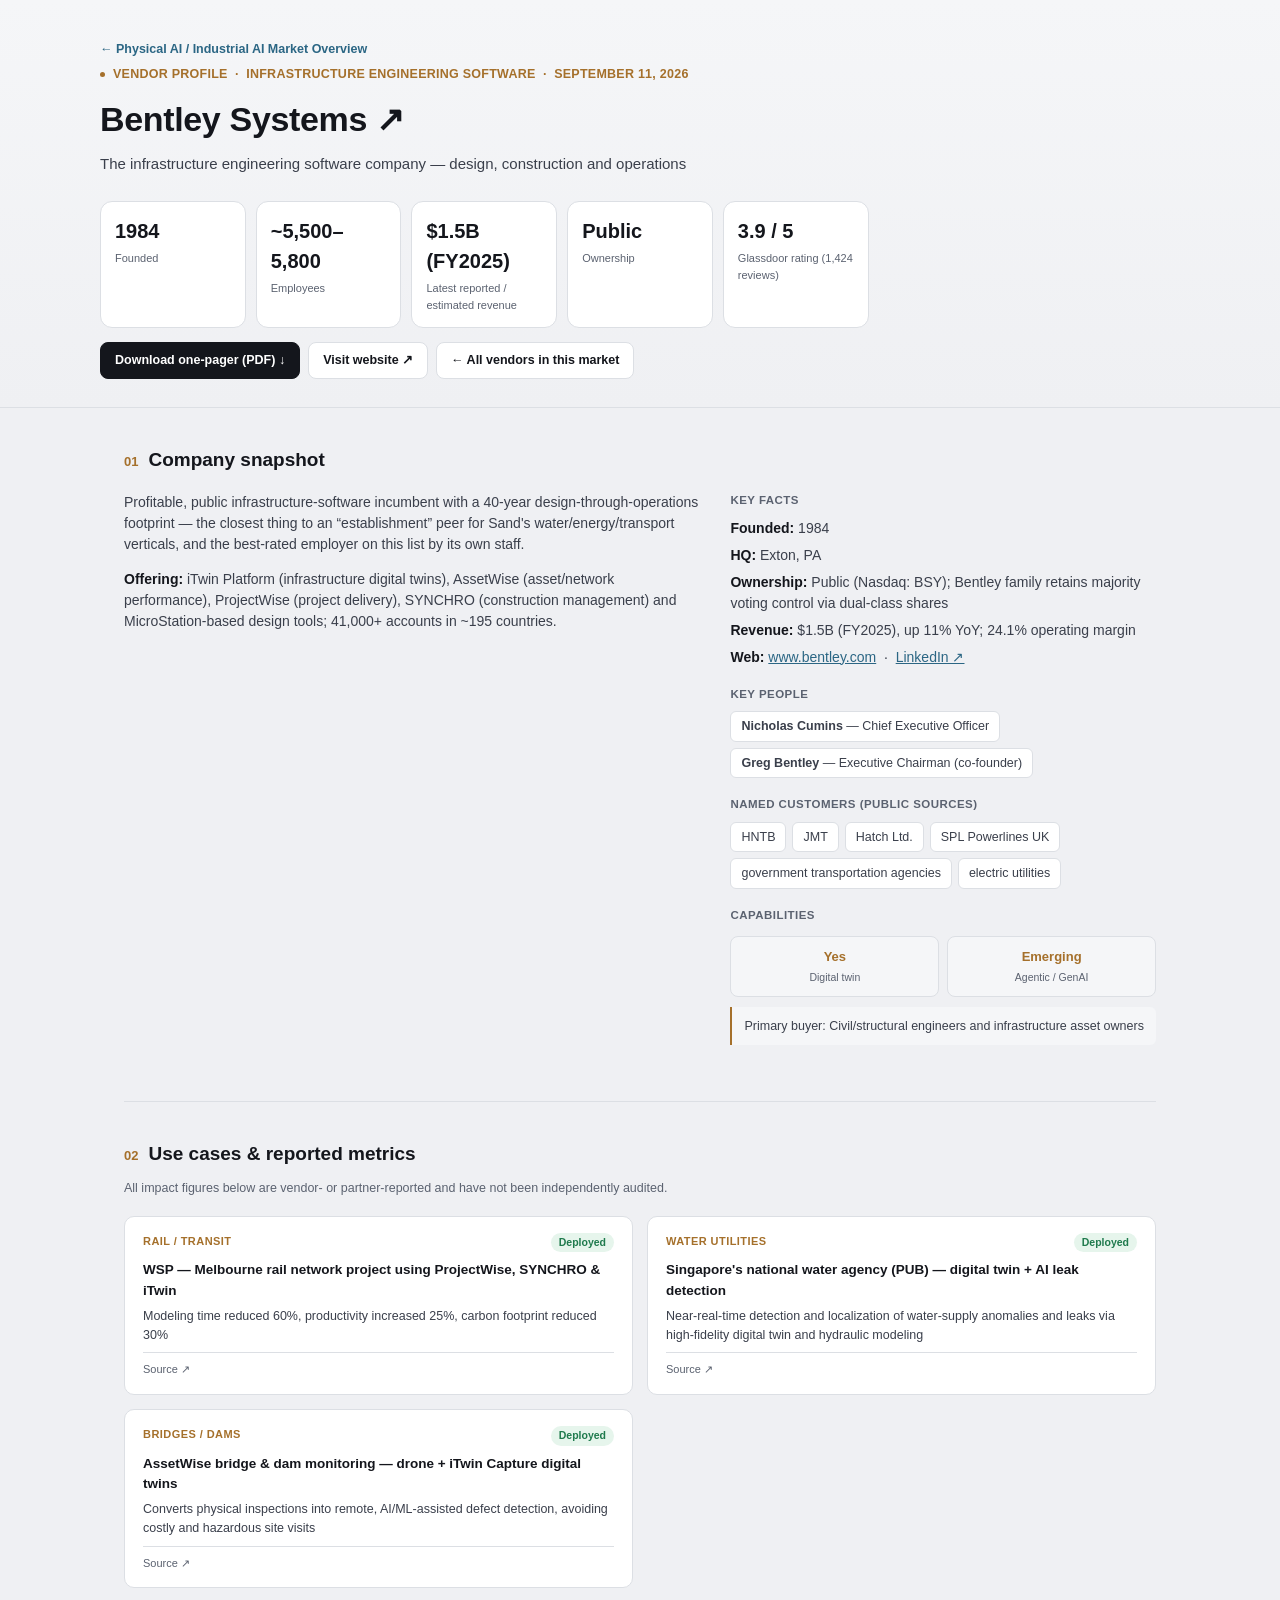
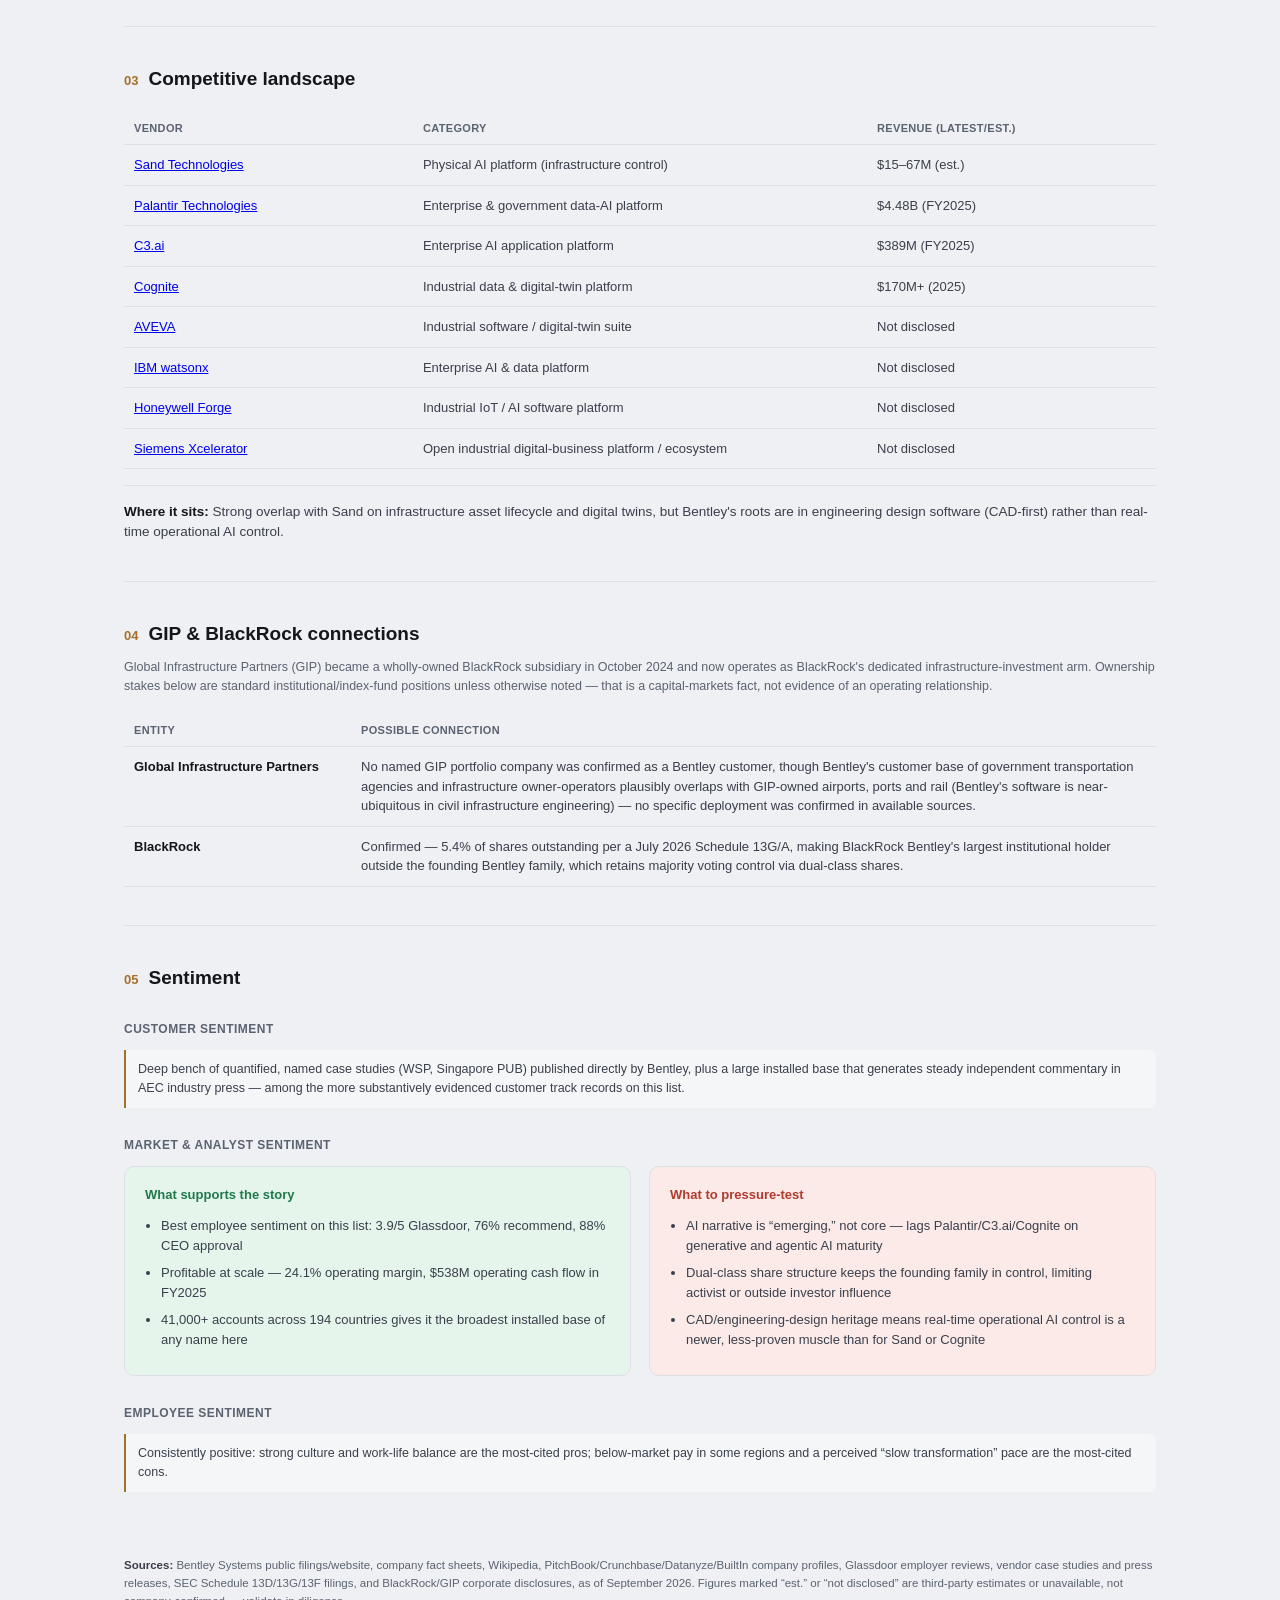
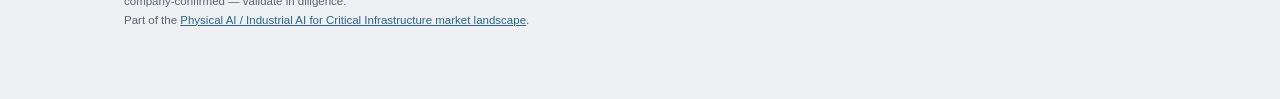
<file: bentley-systems-dashboard.html>
<!DOCTYPE html>
<html lang="en">
<head>
<meta charset="UTF-8">
<meta name="viewport" content="width=device-width, initial-scale=1.0">
<title>Bentley Systems — Vendor Profile</title>
<style>

  :root{
    --bg:#EFF0F3; --panel:#FFFFFF; --panel-2:#F5F6F8; --line:#DCDFE4;
    --ink:#14161C; --ink-2:#3A3F4B; --ink-3:#5B6270;
    --sand:#A5702B; --sand-dim:#C79256; --steel:#2B6684;
    --green:#1F7A4D; --green-bg:#E6F5EC; --red:#B23A2E; --red-bg:#FBEAE8; --amber:#8A5B10;
  }
  *{box-sizing:border-box;}
  body{
    margin:0; background:var(--bg); color:var(--ink);
    font-family:-apple-system,BlinkMacSystemFont,"Segoe UI",Helvetica,Arial,sans-serif;
    line-height:1.5;
  }
  .wrap{max-width:1080px; margin:0 auto; padding:0 24px 60px;}

  header.hero{
    background:linear-gradient(180deg,#F5F6F8,#EFF0F3);
    border-bottom:1px solid var(--line);
    padding:40px 24px 28px;
  }
  .hero-inner{max-width:1080px; margin:0 auto;}
  .kicker{
    font-size:12.5px; color:var(--sand); letter-spacing:.02em; font-weight:600;
    display:flex; gap:8px; align-items:center; margin-bottom:10px;
  }
  .kicker .dot{width:5px; height:5px; border-radius:50%; background:var(--sand);}
  h1{font-size:34px; margin:0 0 8px; font-weight:700; letter-spacing:-0.01em; color:var(--ink);}
  .tagline{color:var(--ink-2); font-size:15px; max-width:640px; margin:0;}
  .tagline a{color:var(--steel); text-decoration:none;}

  .kpi-row{
    display:grid; grid-template-columns:repeat(7,1fr); gap:10px;
    margin-top:26px;
  }
  .kpi{background:var(--panel); border:1px solid var(--line); border-radius:12px; padding:14px 14px; text-align:left;}
  .kpi .num{font-size:20px; font-weight:700; color:var(--ink);}
  .kpi .lbl{font-size:11px; color:var(--ink-3); margin-top:4px;}

  section{padding:38px 0; border-bottom:1px solid var(--line);}
  section:last-of-type{border-bottom:none;}
  .sec-head{display:flex; align-items:baseline; gap:10px; margin-bottom:18px;}
  .sec-num{color:var(--sand); font-weight:700; font-size:13px;}
  h2{font-size:19px; margin:0; font-weight:700; color:var(--ink);}
  .sec-note{color:var(--ink-3); font-size:12.5px; margin:-8px 0 18px;}

  /* snapshot */
  .snap-grid{display:grid; grid-template-columns:1.35fr 1fr; gap:32px;}
  .snap-grid p{font-size:14px; color:var(--ink-2); margin:0 0 14px;}
  .snap-grid p b{color:var(--ink); font-weight:600;}
  .side-block{margin-bottom:18px;}
  .side-block h4{font-size:11.5px; text-transform:uppercase; letter-spacing:.04em; color:var(--ink-3); margin:0 0 8px; font-weight:600;}
  .chip-row{display:flex; flex-wrap:wrap; gap:6px;}
  .chip{
    font-size:12.5px; background:var(--panel); border:1px solid var(--line);
    color:var(--ink-2); padding:5px 10px; border-radius:6px;
  }

  /* ratings */
  .rating-cards{display:grid; grid-template-columns:1fr 1fr; gap:16px; margin-bottom:18px;}
  .rcard{background:var(--panel); border:1px solid var(--line); border-radius:10px; padding:18px 20px;}
  .rcard .src{font-size:12px; color:var(--ink-3); margin-bottom:10px;}
  .rcard .big{font-size:28px; font-weight:700; display:flex; align-items:baseline; gap:8px; color:var(--ink);}
  .rcard .big small{font-size:13px; color:var(--ink-3); font-weight:400;}
  .meter{height:8px; background:var(--panel-2); border-radius:4px; margin:12px 0 10px; overflow:hidden;}
  .meter > div{height:100%; background:var(--sand); border-radius:4px;}
  .stat-line{display:flex; justify-content:space-between; font-size:12.5px; color:var(--ink-2); padding:4px 0; border-top:1px solid var(--line);}
  .grade-row{display:flex; gap:8px; margin-top:12px;}
  .grade{
    flex:1; text-align:center; border-radius:8px; padding:10px 6px; border:1px solid var(--line); background:var(--panel-2);
  }
  .grade .letter{font-size:18px; font-weight:700; color:var(--sand);}
  .grade.weak .letter{color:var(--red);}
  .grade .cap{font-size:10.5px; color:var(--ink-3); margin-top:3px;}
  .qual-note{font-size:12.5px; color:var(--ink-2); background:var(--panel-2); border-left:2px solid var(--sand); padding:10px 12px; border-radius:0 6px 6px 0;}

  /* use cases */
  .uc-grid{display:grid; grid-template-columns:repeat(2,1fr); gap:14px;}
  a.uc-card{
    background:var(--panel); border:1px solid var(--line); border-radius:10px; padding:16px 18px;
    display:block; text-decoration:none; color:inherit; transition:border-color .15s, background .15s;
  }
  a.uc-card:hover{border-color:var(--sand-dim); background:var(--panel-2);}
  a.uc-card:hover .uc-deploy{color:var(--sand);}
  .uc-top{display:flex; justify-content:space-between; align-items:flex-start; margin-bottom:8px;}
  .uc-sector{font-size:11px; text-transform:uppercase; letter-spacing:.04em; color:var(--sand); font-weight:700;}
  .uc-status-group{display:flex; align-items:center; gap:6px;}
  .uc-status{font-size:10.5px; background:var(--green-bg); color:var(--green); padding:2px 8px; border-radius:20px; font-weight:600;}
  .uc-link{font-size:11px; color:var(--ink-3);}
  .uc-deploy{font-size:13.5px; color:var(--ink); font-weight:600; margin-bottom:6px; transition:color .15s;}
  .uc-metric{font-size:12.5px; color:var(--ink-2);}
  .uc-src{font-size:11px; color:var(--ink-3); margin-top:8px; padding-top:8px; border-top:1px solid var(--line);}

  /* competitive */
  .comp-table{width:100%; border-collapse:collapse; font-size:13px;}
  .comp-table th{
    text-align:left; font-size:11px; text-transform:uppercase; letter-spacing:.03em;
    color:var(--ink-3); border-bottom:1px solid var(--line); padding:8px 10px; font-weight:600;
  }
  .comp-table td{padding:10px 10px; border-bottom:1px solid var(--line); color:var(--ink-2); vertical-align:top;}
  .comp-table td.name{color:var(--ink); font-weight:600;}
  .tag-direct{color:var(--sand); font-size:11px; font-weight:700;}
  .tag-adjacent{color:var(--steel); font-size:11px; font-weight:700;}
  .position-note{font-size:13.5px; color:var(--ink-2); margin-top:16px; padding-top:16px; border-top:1px solid var(--line);}
  .position-note b{color:var(--ink);}
  .subhead{font-size:12px; text-transform:uppercase; letter-spacing:.04em; color:var(--ink-3); font-weight:600; margin:28px 0 12px;}
  .scale-table{width:100%; border-collapse:collapse; font-size:13px;}
  .scale-table th{text-align:left; font-size:11px; text-transform:uppercase; letter-spacing:.03em; color:var(--ink-3); border-bottom:1px solid var(--line); padding:8px 10px; font-weight:600;}
  .scale-table td{padding:10px 10px; border-bottom:1px solid var(--line); color:var(--ink-2); vertical-align:top;}
  .scale-table td.name{color:var(--ink); font-weight:600;}
  .bar-cell{display:flex; align-items:center; gap:8px;}
  .bar-track{flex:1; height:6px; background:var(--panel-2); border-radius:3px; overflow:hidden; max-width:120px; border:1px solid var(--line);}
  .bar-fill{height:100%; background:var(--steel);}
  .bar-fill.sand-fill{background:var(--sand);}
  .callout{
    background:var(--panel-2); border:1px solid var(--line); border-left:2px solid var(--steel);
    border-radius:0 8px 8px 0; padding:14px 16px; font-size:13px; color:var(--ink-2); margin-top:18px;
  }
  .callout b{color:var(--ink);}

  /* sentiment */
  .sent-grid{display:grid; grid-template-columns:1fr 1fr; gap:18px;}
  .sent-col{border-radius:10px; padding:18px 20px; border:1px solid var(--line);}
  .sent-col.bull{background:var(--green-bg);}
  .sent-col.bear{background:var(--red-bg);}
  .sent-head{font-size:13px; font-weight:700; margin-bottom:12px; display:flex; align-items:center; gap:6px;}
  .sent-col.bull .sent-head{color:var(--green);}
  .sent-col.bear .sent-head{color:var(--red);}
  .sent-col ul{margin:0; padding-left:16px; font-size:13px; color:var(--ink-2);}
  .sent-col li{margin-bottom:8px;}
  .chart-box{margin-top:20px; background:var(--panel); border:1px solid var(--line); border-radius:10px; padding:18px 20px;}
  .chart-box .chart-title{font-size:12.5px; color:var(--ink-3); margin-bottom:12px;}

  footer{padding:26px 0 10px; font-size:11.5px; color:var(--ink-3); line-height:1.6;}
  footer b{color:var(--ink-2);}

  @media (max-width:720px){
    .kpi-row{grid-template-columns:repeat(2,1fr);}
    .snap-grid, .rating-cards, .uc-grid, .sent-grid{grid-template-columns:1fr;}
    h1{font-size:26px;}
  }

/* --- market hub additions --- */
.topnav{display:flex; justify-content:space-between; align-items:center; margin-bottom:6px;}
.back-link{font-size:12.5px; color:var(--steel); text-decoration:none; font-weight:600;}
.back-link:hover{text-decoration:underline;}
.btn{
  display:inline-block; font-size:12.5px; font-weight:600; color:#fff; background:var(--ink);
  padding:8px 14px; border-radius:8px; text-decoration:none; border:1px solid var(--ink);
}
.btn:hover{background:var(--sand); border-color:var(--sand);}
.btn.secondary{background:var(--panel); color:var(--ink); border:1px solid var(--line);}
.btn.secondary:hover{background:var(--panel-2); border-color:var(--sand-dim); color:var(--sand);}
.btn-row{display:flex; gap:8px; flex-wrap:wrap; margin-top:14px;}

.vendor-grid{display:grid; grid-template-columns:repeat(3,1fr); gap:16px;}
.vcard{background:var(--panel); border:1px solid var(--line); border-radius:12px; padding:18px 20px; display:flex; flex-direction:column;}
.vcard-top{display:flex; justify-content:space-between; align-items:flex-start; margin-bottom:8px;}
.vcard-name{font-size:16px; font-weight:700; color:var(--ink); text-decoration:none;}
.vcard-name:hover{color:var(--sand);}
.vcard-cat{font-size:10.5px; text-transform:uppercase; letter-spacing:.03em; color:var(--sand); font-weight:700; margin-bottom:6px;}
.vcard-desc{font-size:12.5px; color:var(--ink-2); flex:1; margin-bottom:12px;}
.vcard-kpi{background:var(--panel-2); border:1px solid var(--line); border-radius:8px; padding:8px 10px; margin-bottom:12px;}
.vcard-kpi .k-num{font-size:15px; font-weight:700; color:var(--ink);}
.vcard-kpi .k-lbl{font-size:10.5px; color:var(--ink-3);}
.vcard-actions{display:flex; gap:6px;}
.vcard-actions a{flex:1; text-align:center; font-size:11.5px; padding:7px 8px;}

.matrix-table{width:100%; border-collapse:collapse; font-size:12px;}
.matrix-table th{text-align:left; font-size:10.5px; text-transform:uppercase; letter-spacing:.02em; color:var(--ink-3); border-bottom:1px solid var(--line); padding:8px 8px; font-weight:600; background:var(--panel);}
.matrix-table td{padding:9px 8px; border-bottom:1px solid var(--line); color:var(--ink-2); vertical-align:top;}
.matrix-table td.mname{color:var(--ink); font-weight:600; white-space:nowrap;}
.matrix-table tr:nth-child(even) td{background:var(--panel-2);}
.matrix-table a{color:var(--steel); text-decoration:none; font-weight:600;}
.matrix-table a:hover{text-decoration:underline;}

@media (max-width:900px){
  .vendor-grid{grid-template-columns:repeat(2,1fr);}
}
@media (max-width:600px){
  .vendor-grid{grid-template-columns:1fr;}
}

</style>
</head>
<body>

<header class="hero">
  <div class="hero-inner">
    <div class="topnav">
      <a class="back-link" href="market-overview.html">&larr; Physical AI / Industrial AI Market Overview</a>
    </div>
    <div class="kicker"><span class="dot"></span>VENDOR PROFILE &nbsp;·&nbsp; INFRASTRUCTURE ENGINEERING SOFTWARE &nbsp;·&nbsp; SEPTEMBER 11, 2026</div>
    <h1><a href="https://www.bentley.com" target="_blank" rel="noopener" style="color:inherit; text-decoration:none;">Bentley Systems ↗</a></h1>
    <p class="tagline">The infrastructure engineering software company — design, construction and operations</p>
    <div class="kpi-row">
      <div class="kpi"><div class="num">1984</div><div class="lbl">Founded</div></div>
      <div class="kpi"><div class="num">~5,500–5,800</div><div class="lbl">Employees</div></div>
      <div class="kpi"><div class="num">$1.5B (FY2025)</div><div class="lbl">Latest reported / estimated revenue</div></div>
      <div class="kpi"><div class="num">Public</div><div class="lbl">Ownership</div></div>
      <div class="kpi"><div class="num">3.9 / 5</div><div class="lbl">Glassdoor rating (1,424 reviews)</div></div>
    </div>
    <div class="btn-row">
      <a class="btn" href="bentley-systems-one-sheet.pdf" download>Download one-pager (PDF) &darr;</a>
      <a class="btn secondary" href="https://www.bentley.com" target="_blank" rel="noopener">Visit website ↗</a>
      <a class="btn secondary" href="market-overview.html">← All vendors in this market</a>
    </div>
  </div>
</header>

<div class="wrap">

  <section>
    <div class="sec-head"><span class="sec-num">01</span><h2>Company snapshot</h2></div>
    <div class="snap-grid">
      <div>
        <p>Profitable, public infrastructure-software incumbent with a 40-year design-through-operations footprint — the closest thing to an “establishment” peer for Sand's water/energy/transport verticals, and the best-rated employer on this list by its own staff.</p>
        <p><b>Offering:</b> iTwin Platform (infrastructure digital twins), AssetWise (asset/network performance), ProjectWise (project delivery), SYNCHRO (construction management) and MicroStation-based design tools; 41,000+ accounts in ~195 countries.</p>
      </div>
      <div>
        <div class="side-block">
          <h4>Key facts</h4>
          <p style="margin:0 0 6px;"><b>Founded:</b> 1984</p>
          <p style="margin:0 0 6px;"><b>HQ:</b> Exton, PA</p>
          <p style="margin:0 0 6px;"><b>Ownership:</b> Public (Nasdaq: BSY); Bentley family retains majority voting control via dual-class shares</p>
          <p style="margin:0 0 6px;"><b>Revenue:</b> $1.5B (FY2025), up 11% YoY; 24.1% operating margin</p>
          <p style="margin:0;"><b>Web:</b> <a href="https://www.bentley.com" target="_blank" rel="noopener" style="color:var(--steel);">www.bentley.com</a> &nbsp;·&nbsp; <a href="https://www.linkedin.com/company/bentley-systems" target="_blank" rel="noopener" style="color:var(--steel);">LinkedIn ↗</a></p>
        </div>
        <div class="side-block">
          <h4>Key people</h4>
          <div class="chip-row"><span class="chip"><b>Nicholas Cumins</b> — Chief Executive Officer</span><span class="chip"><b>Greg Bentley</b> — Executive Chairman (co-founder)</span></div>
        </div>
        <div class="side-block">
          <h4>Named customers (public sources)</h4>
          <div class="chip-row"><span class="chip">HNTB</span><span class="chip">JMT</span><span class="chip">Hatch Ltd.</span><span class="chip">SPL Powerlines UK</span><span class="chip">government transportation agencies</span><span class="chip">electric utilities</span></div>
        </div>
        <div class="side-block">
          <h4>Capabilities</h4>
          <div class="grade-row">
            <div class="grade"><div class="letter" style="font-size:13px;">Yes</div><div class="cap">Digital twin</div></div>
            <div class="grade"><div class="letter" style="font-size:13px;">Emerging</div><div class="cap">Agentic / GenAI</div></div>
          </div>
          <div style="margin-top:10px;" class="qual-note">Primary buyer: Civil/structural engineers and infrastructure asset owners</div>
        </div>
      </div>
    </div>
  </section>

  <section>
    <div class="sec-head"><span class="sec-num">02</span><h2>Use cases &amp; reported metrics</h2></div>
    <div class="sec-note">All impact figures below are vendor- or partner-reported and have not been independently audited.</div>
    <div class="uc-grid">
      <a class="uc-card" href="https://www.bentley.com/news/bentley-systems-recognizes-the-year-in-infrastructure-2023-as-groundbreaking-for-infrastructure-intelligence/2/" target="_blank" rel="noopener">
        <div class="uc-top"><span class="uc-sector">Rail / transit</span><span class="uc-status">Deployed</span></div>
        <div class="uc-deploy">WSP — Melbourne rail network project using ProjectWise, SYNCHRO &amp; iTwin</div>
        <div class="uc-metric">Modeling time reduced 60%, productivity increased 25%, carbon footprint reduced 30%</div>
        <div class="uc-src">Source ↗</div>
      </a>
      <a class="uc-card" href="https://www.bentley.com/news/" target="_blank" rel="noopener">
        <div class="uc-top"><span class="uc-sector">Water utilities</span><span class="uc-status">Deployed</span></div>
        <div class="uc-deploy">Singapore's national water agency (PUB) — digital twin + AI leak detection</div>
        <div class="uc-metric">Near-real-time detection and localization of water-supply anomalies and leaks via high-fidelity digital twin and hydraulic modeling</div>
        <div class="uc-src">Source ↗</div>
      </a>
      <a class="uc-card" href="https://www.bentley.com/software/assetwise/" target="_blank" rel="noopener">
        <div class="uc-top"><span class="uc-sector">Bridges / dams</span><span class="uc-status">Deployed</span></div>
        <div class="uc-deploy">AssetWise bridge &amp; dam monitoring — drone + iTwin Capture digital twins</div>
        <div class="uc-metric">Converts physical inspections into remote, AI/ML-assisted defect detection, avoiding costly and hazardous site visits</div>
        <div class="uc-src">Source ↗</div>
      </a>
    </div>
  </section>

  <section>
    <div class="sec-head"><span class="sec-num">03</span><h2>Competitive landscape</h2></div>
    <table class="comp-table">
      <thead><tr><th style="width:28%;">Vendor</th><th style="width:44%;">Category</th><th>Revenue (latest/est.)</th></tr></thead>
      <tbody><tr><td class="mname"><a href="sand-technologies-dashboard.html">Sand Technologies</a></td><td>Physical AI platform (infrastructure control)</td><td>$15–67M (est.)</td></tr><tr><td class="mname"><a href="palantir-dashboard.html">Palantir Technologies</a></td><td>Enterprise &amp; government data-AI platform</td><td>$4.48B (FY2025)</td></tr><tr><td class="mname"><a href="c3ai-dashboard.html">C3.ai</a></td><td>Enterprise AI application platform</td><td>$389M (FY2025)</td></tr><tr><td class="mname"><a href="cognite-dashboard.html">Cognite</a></td><td>Industrial data &amp; digital-twin platform</td><td>$170M+ (2025)</td></tr><tr><td class="mname"><a href="aveva-dashboard.html">AVEVA</a></td><td>Industrial software / digital-twin suite</td><td>Not disclosed</td></tr><tr><td class="mname"><a href="ibm-watsonx-dashboard.html">IBM watsonx</a></td><td>Enterprise AI &amp; data platform</td><td>Not disclosed</td></tr><tr><td class="mname"><a href="honeywell-forge-dashboard.html">Honeywell Forge</a></td><td>Industrial IoT / AI software platform</td><td>Not disclosed</td></tr><tr><td class="mname"><a href="siemens-xcelerator-dashboard.html">Siemens Xcelerator</a></td><td>Open industrial digital-business platform / ecosystem</td><td>Not disclosed</td></tr>
      </tbody>
    </table>
    <div class="position-note"><b>Where it sits:</b> Strong overlap with Sand on infrastructure asset lifecycle and digital twins, but Bentley's roots are in engineering design software (CAD-first) rather than real-time operational AI control.</div>
  </section>

  <section>
    <div class="sec-head"><span class="sec-num">04</span><h2>GIP &amp; BlackRock connections</h2></div>
    <div class="sec-note">Global Infrastructure Partners (GIP) became a wholly-owned BlackRock subsidiary in October 2024 and now operates as BlackRock's dedicated infrastructure-investment arm. Ownership stakes below are standard institutional/index-fund positions unless otherwise noted — that is a capital-markets fact, not evidence of an operating relationship.</div>
    <table class="scale-table">
      <thead><tr><th style="width:22%;">Entity</th><th>Possible connection</th></tr></thead>
      <tbody>
        <tr><td class="name">Global Infrastructure Partners</td><td>No named GIP portfolio company was confirmed as a Bentley customer, though Bentley's customer base of government transportation agencies and infrastructure owner-operators plausibly overlaps with GIP-owned airports, ports and rail (Bentley's software is near-ubiquitous in civil infrastructure engineering) — no specific deployment was confirmed in available sources.</td></tr>
        <tr><td class="name">BlackRock</td><td>Confirmed — 5.4% of shares outstanding per a July 2026 Schedule 13G/A, making BlackRock Bentley's largest institutional holder outside the founding Bentley family, which retains majority voting control via dual-class shares.</td></tr>
      </tbody>
    </table>
  </section>

  <section>
    <div class="sec-head"><span class="sec-num">05</span><h2>Sentiment</h2></div>

    <div class="subhead">Customer sentiment</div>
    <div class="qual-note" style="margin-bottom:18px;">Deep bench of quantified, named case studies (WSP, Singapore PUB) published directly by Bentley, plus a large installed base that generates steady independent commentary in AEC industry press — among the more substantively evidenced customer track records on this list.</div>

    <div class="subhead">Market &amp; analyst sentiment</div>
    <div class="sent-grid">
      <div class="sent-col bull">
        <div class="sent-head">What supports the story</div>
        <ul><li>Best employee sentiment on this list: 3.9/5 Glassdoor, 76% recommend, 88% CEO approval</li><li>Profitable at scale — 24.1% operating margin, $538M operating cash flow in FY2025</li><li>41,000+ accounts across 194 countries gives it the broadest installed base of any name here</li></ul>
      </div>
      <div class="sent-col bear">
        <div class="sent-head">What to pressure-test</div>
        <ul><li>AI narrative is “emerging,” not core — lags Palantir/C3.ai/Cognite on generative and agentic AI maturity</li><li>Dual-class share structure keeps the founding family in control, limiting activist or outside investor influence</li><li>CAD/engineering-design heritage means real-time operational AI control is a newer, less-proven muscle than for Sand or Cognite</li></ul>
      </div>
    </div>

    <div class="subhead">Employee sentiment</div>
    <div class="qual-note">Consistently positive: strong culture and work-life balance are the most-cited pros; below-market pay in some regions and a perceived “slow transformation” pace are the most-cited cons.</div>
  </section>

  <footer>
    <b>Sources:</b> Bentley Systems public filings/website, company fact sheets, Wikipedia, PitchBook/Crunchbase/Datanyze/BuiltIn company profiles, Glassdoor employer reviews, vendor case studies and press releases, SEC Schedule 13D/13G/13F filings, and BlackRock/GIP corporate disclosures, as of September 2026. Figures marked “est.” or “not disclosed” are third-party estimates or unavailable, not company-confirmed — validate in diligence.<br>
    Part of the <a href="market-overview.html" style="color:var(--steel);">Physical AI / Industrial AI for Critical Infrastructure market landscape</a>.
  </footer>

</div>
</body>
</html>
</file>
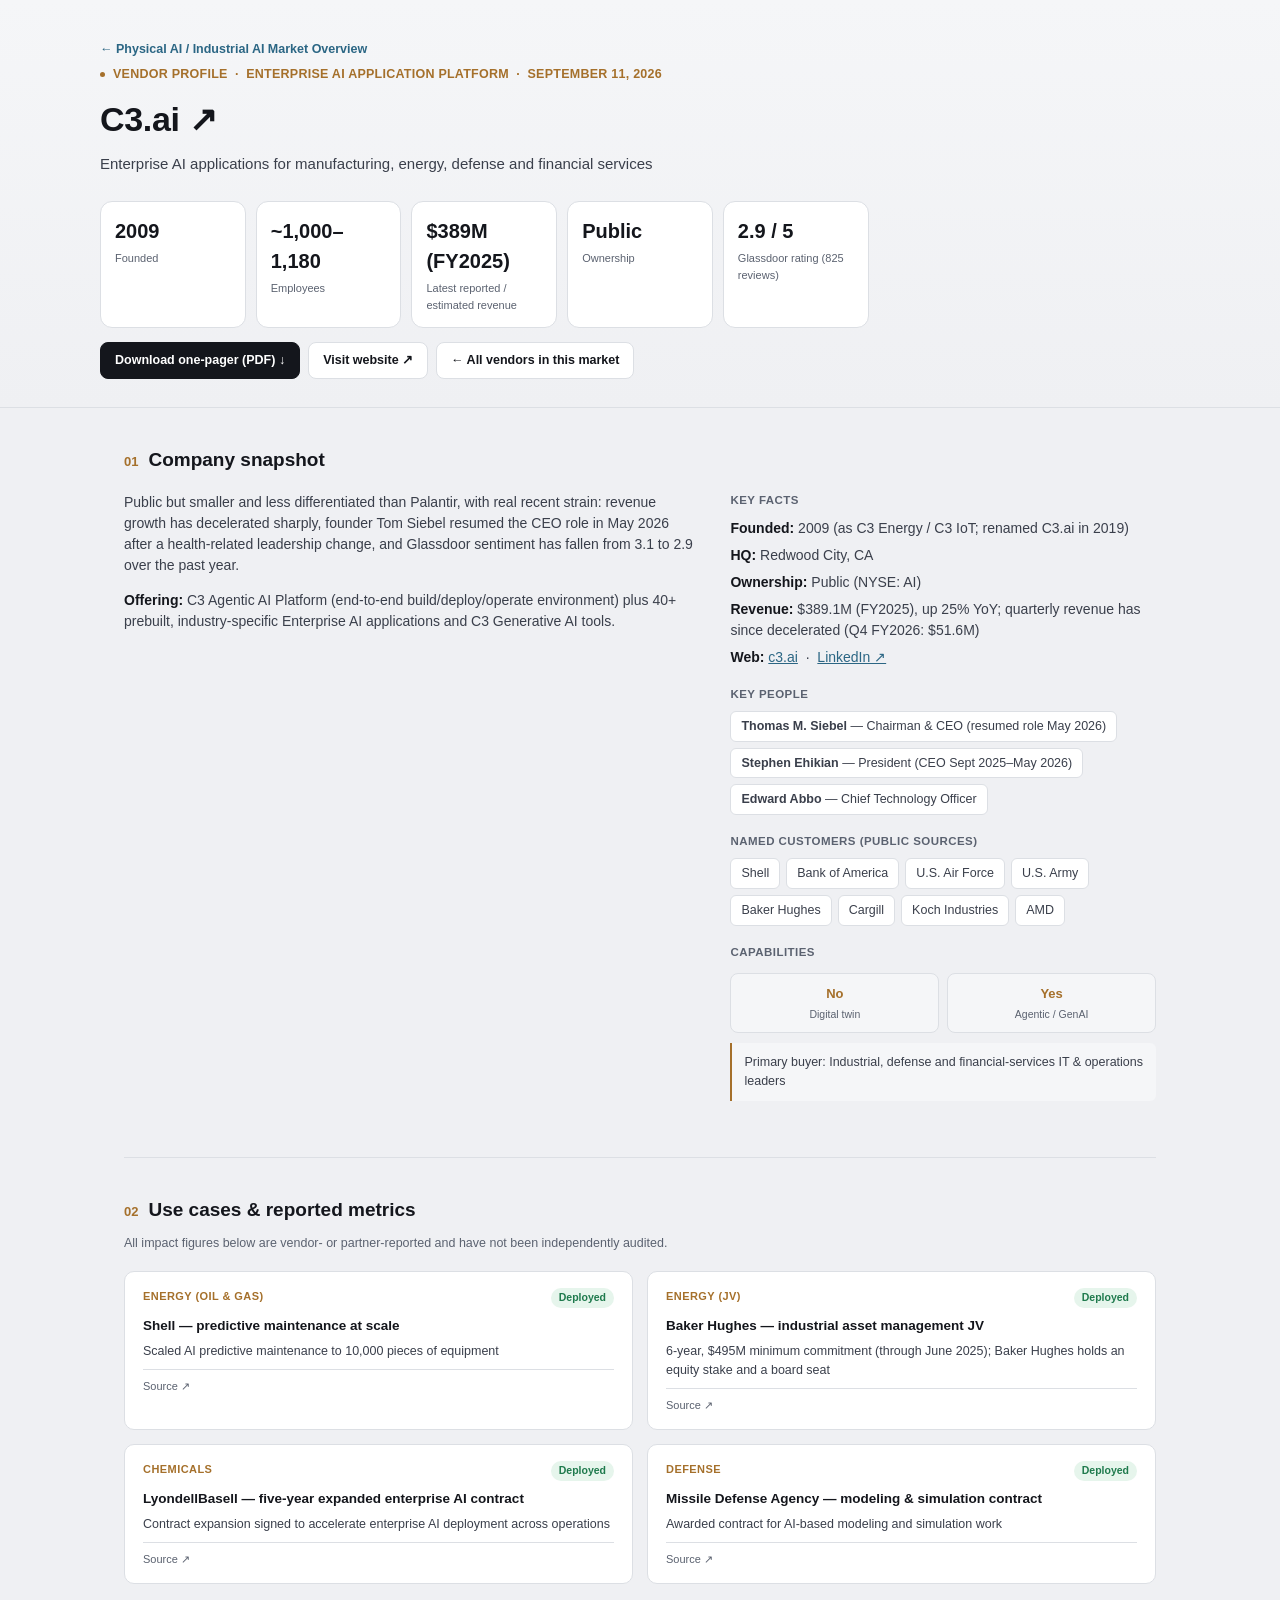
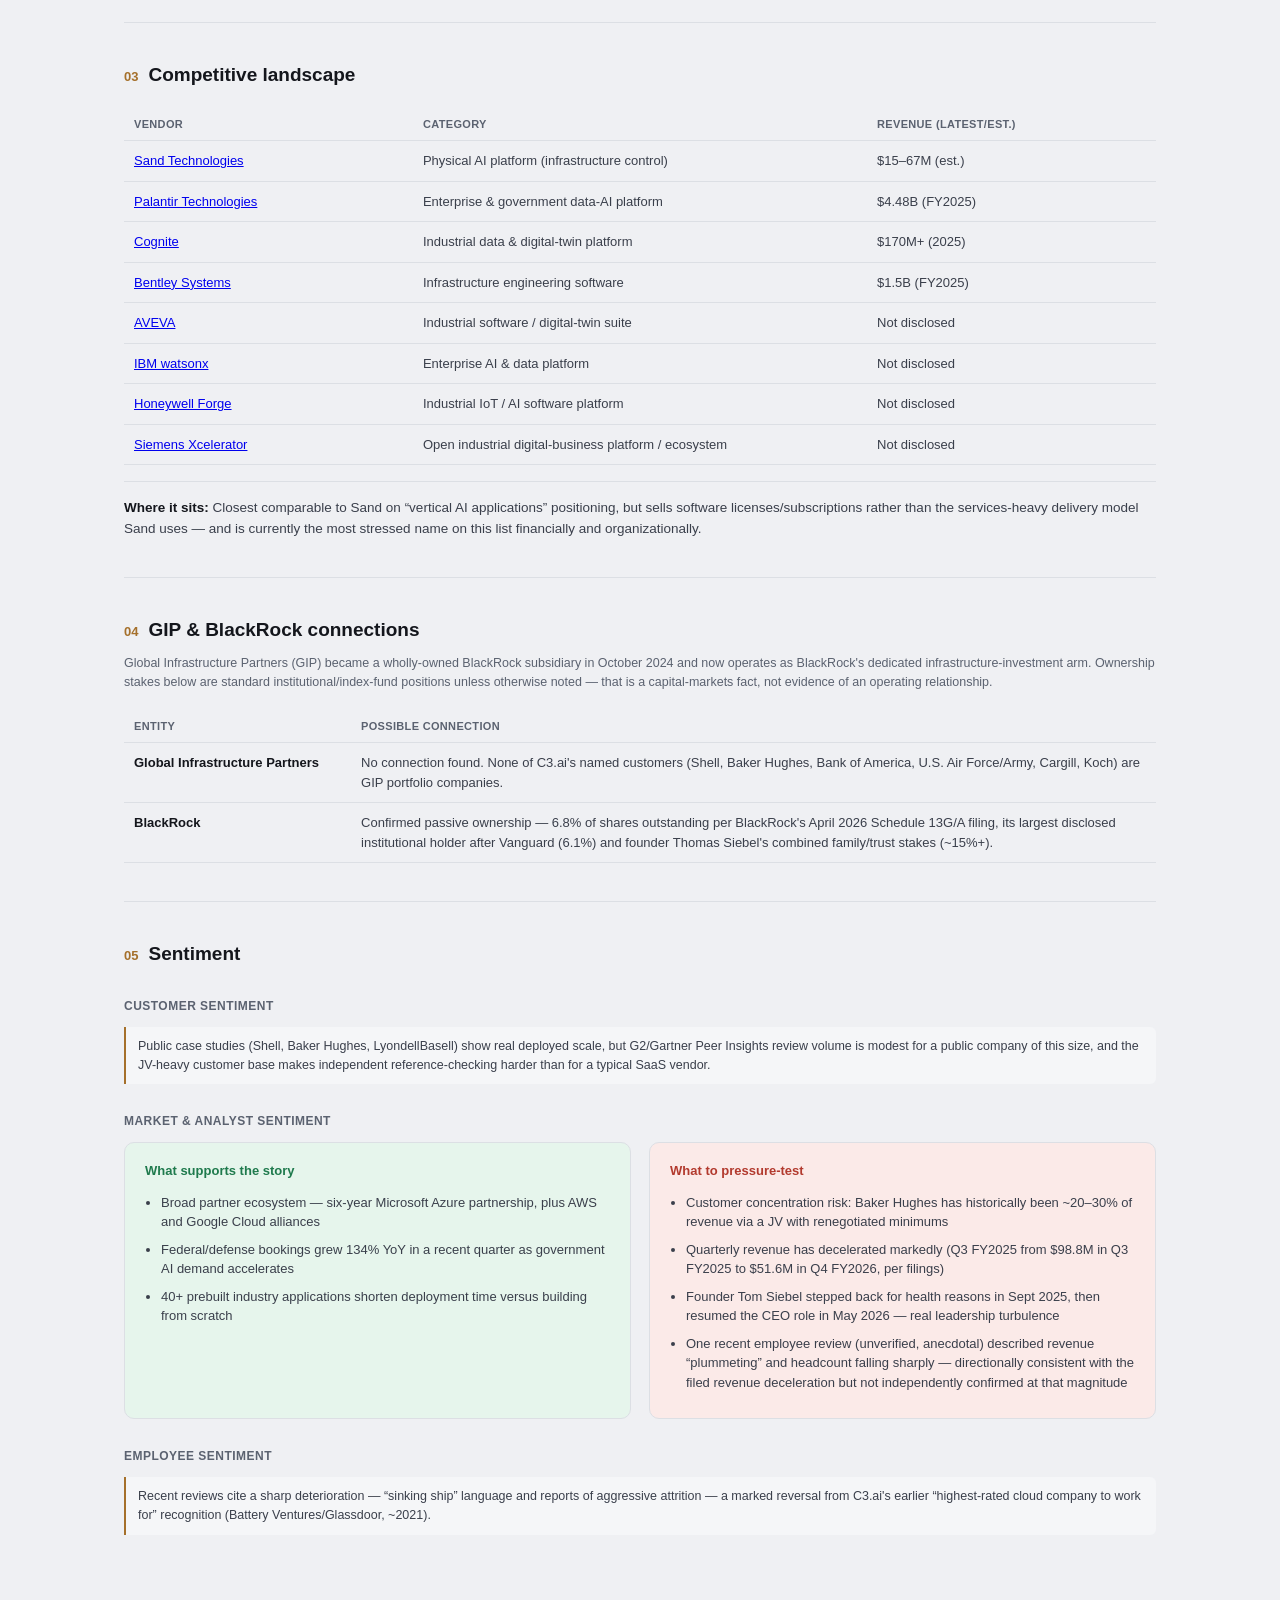
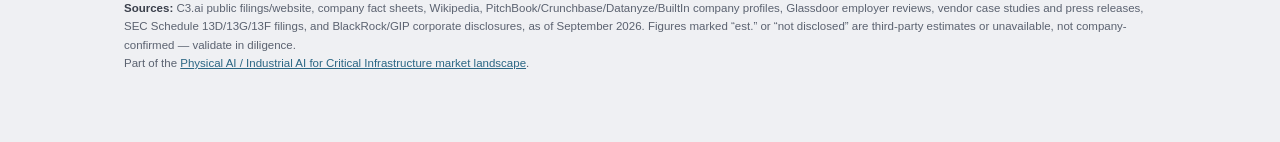
<file: c3ai-dashboard.html>
<!DOCTYPE html>
<html lang="en">
<head>
<meta charset="UTF-8">
<meta name="viewport" content="width=device-width, initial-scale=1.0">
<title>C3.ai — Vendor Profile</title>
<style>

  :root{
    --bg:#EFF0F3; --panel:#FFFFFF; --panel-2:#F5F6F8; --line:#DCDFE4;
    --ink:#14161C; --ink-2:#3A3F4B; --ink-3:#5B6270;
    --sand:#A5702B; --sand-dim:#C79256; --steel:#2B6684;
    --green:#1F7A4D; --green-bg:#E6F5EC; --red:#B23A2E; --red-bg:#FBEAE8; --amber:#8A5B10;
  }
  *{box-sizing:border-box;}
  body{
    margin:0; background:var(--bg); color:var(--ink);
    font-family:-apple-system,BlinkMacSystemFont,"Segoe UI",Helvetica,Arial,sans-serif;
    line-height:1.5;
  }
  .wrap{max-width:1080px; margin:0 auto; padding:0 24px 60px;}

  header.hero{
    background:linear-gradient(180deg,#F5F6F8,#EFF0F3);
    border-bottom:1px solid var(--line);
    padding:40px 24px 28px;
  }
  .hero-inner{max-width:1080px; margin:0 auto;}
  .kicker{
    font-size:12.5px; color:var(--sand); letter-spacing:.02em; font-weight:600;
    display:flex; gap:8px; align-items:center; margin-bottom:10px;
  }
  .kicker .dot{width:5px; height:5px; border-radius:50%; background:var(--sand);}
  h1{font-size:34px; margin:0 0 8px; font-weight:700; letter-spacing:-0.01em; color:var(--ink);}
  .tagline{color:var(--ink-2); font-size:15px; max-width:640px; margin:0;}
  .tagline a{color:var(--steel); text-decoration:none;}

  .kpi-row{
    display:grid; grid-template-columns:repeat(7,1fr); gap:10px;
    margin-top:26px;
  }
  .kpi{background:var(--panel); border:1px solid var(--line); border-radius:12px; padding:14px 14px; text-align:left;}
  .kpi .num{font-size:20px; font-weight:700; color:var(--ink);}
  .kpi .lbl{font-size:11px; color:var(--ink-3); margin-top:4px;}

  section{padding:38px 0; border-bottom:1px solid var(--line);}
  section:last-of-type{border-bottom:none;}
  .sec-head{display:flex; align-items:baseline; gap:10px; margin-bottom:18px;}
  .sec-num{color:var(--sand); font-weight:700; font-size:13px;}
  h2{font-size:19px; margin:0; font-weight:700; color:var(--ink);}
  .sec-note{color:var(--ink-3); font-size:12.5px; margin:-8px 0 18px;}

  /* snapshot */
  .snap-grid{display:grid; grid-template-columns:1.35fr 1fr; gap:32px;}
  .snap-grid p{font-size:14px; color:var(--ink-2); margin:0 0 14px;}
  .snap-grid p b{color:var(--ink); font-weight:600;}
  .side-block{margin-bottom:18px;}
  .side-block h4{font-size:11.5px; text-transform:uppercase; letter-spacing:.04em; color:var(--ink-3); margin:0 0 8px; font-weight:600;}
  .chip-row{display:flex; flex-wrap:wrap; gap:6px;}
  .chip{
    font-size:12.5px; background:var(--panel); border:1px solid var(--line);
    color:var(--ink-2); padding:5px 10px; border-radius:6px;
  }

  /* ratings */
  .rating-cards{display:grid; grid-template-columns:1fr 1fr; gap:16px; margin-bottom:18px;}
  .rcard{background:var(--panel); border:1px solid var(--line); border-radius:10px; padding:18px 20px;}
  .rcard .src{font-size:12px; color:var(--ink-3); margin-bottom:10px;}
  .rcard .big{font-size:28px; font-weight:700; display:flex; align-items:baseline; gap:8px; color:var(--ink);}
  .rcard .big small{font-size:13px; color:var(--ink-3); font-weight:400;}
  .meter{height:8px; background:var(--panel-2); border-radius:4px; margin:12px 0 10px; overflow:hidden;}
  .meter > div{height:100%; background:var(--sand); border-radius:4px;}
  .stat-line{display:flex; justify-content:space-between; font-size:12.5px; color:var(--ink-2); padding:4px 0; border-top:1px solid var(--line);}
  .grade-row{display:flex; gap:8px; margin-top:12px;}
  .grade{
    flex:1; text-align:center; border-radius:8px; padding:10px 6px; border:1px solid var(--line); background:var(--panel-2);
  }
  .grade .letter{font-size:18px; font-weight:700; color:var(--sand);}
  .grade.weak .letter{color:var(--red);}
  .grade .cap{font-size:10.5px; color:var(--ink-3); margin-top:3px;}
  .qual-note{font-size:12.5px; color:var(--ink-2); background:var(--panel-2); border-left:2px solid var(--sand); padding:10px 12px; border-radius:0 6px 6px 0;}

  /* use cases */
  .uc-grid{display:grid; grid-template-columns:repeat(2,1fr); gap:14px;}
  a.uc-card{
    background:var(--panel); border:1px solid var(--line); border-radius:10px; padding:16px 18px;
    display:block; text-decoration:none; color:inherit; transition:border-color .15s, background .15s;
  }
  a.uc-card:hover{border-color:var(--sand-dim); background:var(--panel-2);}
  a.uc-card:hover .uc-deploy{color:var(--sand);}
  .uc-top{display:flex; justify-content:space-between; align-items:flex-start; margin-bottom:8px;}
  .uc-sector{font-size:11px; text-transform:uppercase; letter-spacing:.04em; color:var(--sand); font-weight:700;}
  .uc-status-group{display:flex; align-items:center; gap:6px;}
  .uc-status{font-size:10.5px; background:var(--green-bg); color:var(--green); padding:2px 8px; border-radius:20px; font-weight:600;}
  .uc-link{font-size:11px; color:var(--ink-3);}
  .uc-deploy{font-size:13.5px; color:var(--ink); font-weight:600; margin-bottom:6px; transition:color .15s;}
  .uc-metric{font-size:12.5px; color:var(--ink-2);}
  .uc-src{font-size:11px; color:var(--ink-3); margin-top:8px; padding-top:8px; border-top:1px solid var(--line);}

  /* competitive */
  .comp-table{width:100%; border-collapse:collapse; font-size:13px;}
  .comp-table th{
    text-align:left; font-size:11px; text-transform:uppercase; letter-spacing:.03em;
    color:var(--ink-3); border-bottom:1px solid var(--line); padding:8px 10px; font-weight:600;
  }
  .comp-table td{padding:10px 10px; border-bottom:1px solid var(--line); color:var(--ink-2); vertical-align:top;}
  .comp-table td.name{color:var(--ink); font-weight:600;}
  .tag-direct{color:var(--sand); font-size:11px; font-weight:700;}
  .tag-adjacent{color:var(--steel); font-size:11px; font-weight:700;}
  .position-note{font-size:13.5px; color:var(--ink-2); margin-top:16px; padding-top:16px; border-top:1px solid var(--line);}
  .position-note b{color:var(--ink);}
  .subhead{font-size:12px; text-transform:uppercase; letter-spacing:.04em; color:var(--ink-3); font-weight:600; margin:28px 0 12px;}
  .scale-table{width:100%; border-collapse:collapse; font-size:13px;}
  .scale-table th{text-align:left; font-size:11px; text-transform:uppercase; letter-spacing:.03em; color:var(--ink-3); border-bottom:1px solid var(--line); padding:8px 10px; font-weight:600;}
  .scale-table td{padding:10px 10px; border-bottom:1px solid var(--line); color:var(--ink-2); vertical-align:top;}
  .scale-table td.name{color:var(--ink); font-weight:600;}
  .bar-cell{display:flex; align-items:center; gap:8px;}
  .bar-track{flex:1; height:6px; background:var(--panel-2); border-radius:3px; overflow:hidden; max-width:120px; border:1px solid var(--line);}
  .bar-fill{height:100%; background:var(--steel);}
  .bar-fill.sand-fill{background:var(--sand);}
  .callout{
    background:var(--panel-2); border:1px solid var(--line); border-left:2px solid var(--steel);
    border-radius:0 8px 8px 0; padding:14px 16px; font-size:13px; color:var(--ink-2); margin-top:18px;
  }
  .callout b{color:var(--ink);}

  /* sentiment */
  .sent-grid{display:grid; grid-template-columns:1fr 1fr; gap:18px;}
  .sent-col{border-radius:10px; padding:18px 20px; border:1px solid var(--line);}
  .sent-col.bull{background:var(--green-bg);}
  .sent-col.bear{background:var(--red-bg);}
  .sent-head{font-size:13px; font-weight:700; margin-bottom:12px; display:flex; align-items:center; gap:6px;}
  .sent-col.bull .sent-head{color:var(--green);}
  .sent-col.bear .sent-head{color:var(--red);}
  .sent-col ul{margin:0; padding-left:16px; font-size:13px; color:var(--ink-2);}
  .sent-col li{margin-bottom:8px;}
  .chart-box{margin-top:20px; background:var(--panel); border:1px solid var(--line); border-radius:10px; padding:18px 20px;}
  .chart-box .chart-title{font-size:12.5px; color:var(--ink-3); margin-bottom:12px;}

  footer{padding:26px 0 10px; font-size:11.5px; color:var(--ink-3); line-height:1.6;}
  footer b{color:var(--ink-2);}

  @media (max-width:720px){
    .kpi-row{grid-template-columns:repeat(2,1fr);}
    .snap-grid, .rating-cards, .uc-grid, .sent-grid{grid-template-columns:1fr;}
    h1{font-size:26px;}
  }

/* --- market hub additions --- */
.topnav{display:flex; justify-content:space-between; align-items:center; margin-bottom:6px;}
.back-link{font-size:12.5px; color:var(--steel); text-decoration:none; font-weight:600;}
.back-link:hover{text-decoration:underline;}
.btn{
  display:inline-block; font-size:12.5px; font-weight:600; color:#fff; background:var(--ink);
  padding:8px 14px; border-radius:8px; text-decoration:none; border:1px solid var(--ink);
}
.btn:hover{background:var(--sand); border-color:var(--sand);}
.btn.secondary{background:var(--panel); color:var(--ink); border:1px solid var(--line);}
.btn.secondary:hover{background:var(--panel-2); border-color:var(--sand-dim); color:var(--sand);}
.btn-row{display:flex; gap:8px; flex-wrap:wrap; margin-top:14px;}

.vendor-grid{display:grid; grid-template-columns:repeat(3,1fr); gap:16px;}
.vcard{background:var(--panel); border:1px solid var(--line); border-radius:12px; padding:18px 20px; display:flex; flex-direction:column;}
.vcard-top{display:flex; justify-content:space-between; align-items:flex-start; margin-bottom:8px;}
.vcard-name{font-size:16px; font-weight:700; color:var(--ink); text-decoration:none;}
.vcard-name:hover{color:var(--sand);}
.vcard-cat{font-size:10.5px; text-transform:uppercase; letter-spacing:.03em; color:var(--sand); font-weight:700; margin-bottom:6px;}
.vcard-desc{font-size:12.5px; color:var(--ink-2); flex:1; margin-bottom:12px;}
.vcard-kpi{background:var(--panel-2); border:1px solid var(--line); border-radius:8px; padding:8px 10px; margin-bottom:12px;}
.vcard-kpi .k-num{font-size:15px; font-weight:700; color:var(--ink);}
.vcard-kpi .k-lbl{font-size:10.5px; color:var(--ink-3);}
.vcard-actions{display:flex; gap:6px;}
.vcard-actions a{flex:1; text-align:center; font-size:11.5px; padding:7px 8px;}

.matrix-table{width:100%; border-collapse:collapse; font-size:12px;}
.matrix-table th{text-align:left; font-size:10.5px; text-transform:uppercase; letter-spacing:.02em; color:var(--ink-3); border-bottom:1px solid var(--line); padding:8px 8px; font-weight:600; background:var(--panel);}
.matrix-table td{padding:9px 8px; border-bottom:1px solid var(--line); color:var(--ink-2); vertical-align:top;}
.matrix-table td.mname{color:var(--ink); font-weight:600; white-space:nowrap;}
.matrix-table tr:nth-child(even) td{background:var(--panel-2);}
.matrix-table a{color:var(--steel); text-decoration:none; font-weight:600;}
.matrix-table a:hover{text-decoration:underline;}

@media (max-width:900px){
  .vendor-grid{grid-template-columns:repeat(2,1fr);}
}
@media (max-width:600px){
  .vendor-grid{grid-template-columns:1fr;}
}

</style>
</head>
<body>

<header class="hero">
  <div class="hero-inner">
    <div class="topnav">
      <a class="back-link" href="market-overview.html">&larr; Physical AI / Industrial AI Market Overview</a>
    </div>
    <div class="kicker"><span class="dot"></span>VENDOR PROFILE &nbsp;·&nbsp; ENTERPRISE AI APPLICATION PLATFORM &nbsp;·&nbsp; SEPTEMBER 11, 2026</div>
    <h1><a href="https://c3.ai" target="_blank" rel="noopener" style="color:inherit; text-decoration:none;">C3.ai ↗</a></h1>
    <p class="tagline">Enterprise AI applications for manufacturing, energy, defense and financial services</p>
    <div class="kpi-row">
      <div class="kpi"><div class="num">2009</div><div class="lbl">Founded</div></div>
      <div class="kpi"><div class="num">~1,000–1,180</div><div class="lbl">Employees</div></div>
      <div class="kpi"><div class="num">$389M (FY2025)</div><div class="lbl">Latest reported / estimated revenue</div></div>
      <div class="kpi"><div class="num">Public</div><div class="lbl">Ownership</div></div>
      <div class="kpi"><div class="num">2.9 / 5</div><div class="lbl">Glassdoor rating (825 reviews)</div></div>
    </div>
    <div class="btn-row">
      <a class="btn" href="c3ai-one-sheet.pdf" download>Download one-pager (PDF) &darr;</a>
      <a class="btn secondary" href="https://c3.ai" target="_blank" rel="noopener">Visit website ↗</a>
      <a class="btn secondary" href="market-overview.html">← All vendors in this market</a>
    </div>
  </div>
</header>

<div class="wrap">

  <section>
    <div class="sec-head"><span class="sec-num">01</span><h2>Company snapshot</h2></div>
    <div class="snap-grid">
      <div>
        <p>Public but smaller and less differentiated than Palantir, with real recent strain: revenue growth has decelerated sharply, founder Tom Siebel resumed the CEO role in May 2026 after a health-related leadership change, and Glassdoor sentiment has fallen from 3.1 to 2.9 over the past year.</p>
        <p><b>Offering:</b> C3 Agentic AI Platform (end-to-end build/deploy/operate environment) plus 40+ prebuilt, industry-specific Enterprise AI applications and C3 Generative AI tools.</p>
      </div>
      <div>
        <div class="side-block">
          <h4>Key facts</h4>
          <p style="margin:0 0 6px;"><b>Founded:</b> 2009 (as C3 Energy / C3 IoT; renamed C3.ai in 2019)</p>
          <p style="margin:0 0 6px;"><b>HQ:</b> Redwood City, CA</p>
          <p style="margin:0 0 6px;"><b>Ownership:</b> Public (NYSE: AI)</p>
          <p style="margin:0 0 6px;"><b>Revenue:</b> $389.1M (FY2025), up 25% YoY; quarterly revenue has since decelerated (Q4 FY2026: $51.6M)</p>
          <p style="margin:0;"><b>Web:</b> <a href="https://c3.ai" target="_blank" rel="noopener" style="color:var(--steel);">c3.ai</a> &nbsp;·&nbsp; <a href="https://www.linkedin.com/company/c3-ai" target="_blank" rel="noopener" style="color:var(--steel);">LinkedIn ↗</a></p>
        </div>
        <div class="side-block">
          <h4>Key people</h4>
          <div class="chip-row"><span class="chip"><b>Thomas M. Siebel</b> — Chairman &amp; CEO (resumed role May 2026)</span><span class="chip"><b>Stephen Ehikian</b> — President (CEO Sept 2025–May 2026)</span><span class="chip"><b>Edward Abbo</b> — Chief Technology Officer</span></div>
        </div>
        <div class="side-block">
          <h4>Named customers (public sources)</h4>
          <div class="chip-row"><span class="chip">Shell</span><span class="chip">Bank of America</span><span class="chip">U.S. Air Force</span><span class="chip">U.S. Army</span><span class="chip">Baker Hughes</span><span class="chip">Cargill</span><span class="chip">Koch Industries</span><span class="chip">AMD</span></div>
        </div>
        <div class="side-block">
          <h4>Capabilities</h4>
          <div class="grade-row">
            <div class="grade"><div class="letter" style="font-size:13px;">No</div><div class="cap">Digital twin</div></div>
            <div class="grade"><div class="letter" style="font-size:13px;">Yes</div><div class="cap">Agentic / GenAI</div></div>
          </div>
          <div style="margin-top:10px;" class="qual-note">Primary buyer: Industrial, defense and financial-services IT &amp; operations leaders</div>
        </div>
      </div>
    </div>
  </section>

  <section>
    <div class="sec-head"><span class="sec-num">02</span><h2>Use cases &amp; reported metrics</h2></div>
    <div class="sec-note">All impact figures below are vendor- or partner-reported and have not been independently audited.</div>
    <div class="uc-grid">
      <a class="uc-card" href="https://c3.ai/news?page=5" target="_blank" rel="noopener">
        <div class="uc-top"><span class="uc-sector">Energy (oil &amp; gas)</span><span class="uc-status">Deployed</span></div>
        <div class="uc-deploy">Shell — predictive maintenance at scale</div>
        <div class="uc-metric">Scaled AI predictive maintenance to 10,000 pieces of equipment</div>
        <div class="uc-src">Source ↗</div>
      </a>
      <a class="uc-card" href="https://c3ai.gcs-web.com/static-files/5b6aea30-651c-4991-aafd-1bcd0fb2c4d9" target="_blank" rel="noopener">
        <div class="uc-top"><span class="uc-sector">Energy (JV)</span><span class="uc-status">Deployed</span></div>
        <div class="uc-deploy">Baker Hughes — industrial asset management JV</div>
        <div class="uc-metric">6-year, $495M minimum commitment (through June 2025); Baker Hughes holds an equity stake and a board seat</div>
        <div class="uc-src">Source ↗</div>
      </a>
      <a class="uc-card" href="https://c3.ai/news?page=5" target="_blank" rel="noopener">
        <div class="uc-top"><span class="uc-sector">Chemicals</span><span class="uc-status">Deployed</span></div>
        <div class="uc-deploy">LyondellBasell — five-year expanded enterprise AI contract</div>
        <div class="uc-metric">Contract expansion signed to accelerate enterprise AI deployment across operations</div>
        <div class="uc-src">Source ↗</div>
      </a>
      <a class="uc-card" href="https://c3.ai/news?page=5" target="_blank" rel="noopener">
        <div class="uc-top"><span class="uc-sector">Defense</span><span class="uc-status">Deployed</span></div>
        <div class="uc-deploy">Missile Defense Agency — modeling &amp; simulation contract</div>
        <div class="uc-metric">Awarded contract for AI-based modeling and simulation work</div>
        <div class="uc-src">Source ↗</div>
      </a>
    </div>
  </section>

  <section>
    <div class="sec-head"><span class="sec-num">03</span><h2>Competitive landscape</h2></div>
    <table class="comp-table">
      <thead><tr><th style="width:28%;">Vendor</th><th style="width:44%;">Category</th><th>Revenue (latest/est.)</th></tr></thead>
      <tbody><tr><td class="mname"><a href="sand-technologies-dashboard.html">Sand Technologies</a></td><td>Physical AI platform (infrastructure control)</td><td>$15–67M (est.)</td></tr><tr><td class="mname"><a href="palantir-dashboard.html">Palantir Technologies</a></td><td>Enterprise &amp; government data-AI platform</td><td>$4.48B (FY2025)</td></tr><tr><td class="mname"><a href="cognite-dashboard.html">Cognite</a></td><td>Industrial data &amp; digital-twin platform</td><td>$170M+ (2025)</td></tr><tr><td class="mname"><a href="bentley-systems-dashboard.html">Bentley Systems</a></td><td>Infrastructure engineering software</td><td>$1.5B (FY2025)</td></tr><tr><td class="mname"><a href="aveva-dashboard.html">AVEVA</a></td><td>Industrial software / digital-twin suite</td><td>Not disclosed</td></tr><tr><td class="mname"><a href="ibm-watsonx-dashboard.html">IBM watsonx</a></td><td>Enterprise AI &amp; data platform</td><td>Not disclosed</td></tr><tr><td class="mname"><a href="honeywell-forge-dashboard.html">Honeywell Forge</a></td><td>Industrial IoT / AI software platform</td><td>Not disclosed</td></tr><tr><td class="mname"><a href="siemens-xcelerator-dashboard.html">Siemens Xcelerator</a></td><td>Open industrial digital-business platform / ecosystem</td><td>Not disclosed</td></tr>
      </tbody>
    </table>
    <div class="position-note"><b>Where it sits:</b> Closest comparable to Sand on “vertical AI applications” positioning, but sells software licenses/subscriptions rather than the services-heavy delivery model Sand uses — and is currently the most stressed name on this list financially and organizationally.</div>
  </section>

  <section>
    <div class="sec-head"><span class="sec-num">04</span><h2>GIP &amp; BlackRock connections</h2></div>
    <div class="sec-note">Global Infrastructure Partners (GIP) became a wholly-owned BlackRock subsidiary in October 2024 and now operates as BlackRock's dedicated infrastructure-investment arm. Ownership stakes below are standard institutional/index-fund positions unless otherwise noted — that is a capital-markets fact, not evidence of an operating relationship.</div>
    <table class="scale-table">
      <thead><tr><th style="width:22%;">Entity</th><th>Possible connection</th></tr></thead>
      <tbody>
        <tr><td class="name">Global Infrastructure Partners</td><td>No connection found. None of C3.ai's named customers (Shell, Baker Hughes, Bank of America, U.S. Air Force/Army, Cargill, Koch) are GIP portfolio companies.</td></tr>
        <tr><td class="name">BlackRock</td><td>Confirmed passive ownership — 6.8% of shares outstanding per BlackRock's April 2026 Schedule 13G/A filing, its largest disclosed institutional holder after Vanguard (6.1%) and founder Thomas Siebel's combined family/trust stakes (~15%+).</td></tr>
      </tbody>
    </table>
  </section>

  <section>
    <div class="sec-head"><span class="sec-num">05</span><h2>Sentiment</h2></div>

    <div class="subhead">Customer sentiment</div>
    <div class="qual-note" style="margin-bottom:18px;">Public case studies (Shell, Baker Hughes, LyondellBasell) show real deployed scale, but G2/Gartner Peer Insights review volume is modest for a public company of this size, and the JV-heavy customer base makes independent reference-checking harder than for a typical SaaS vendor.</div>

    <div class="subhead">Market &amp; analyst sentiment</div>
    <div class="sent-grid">
      <div class="sent-col bull">
        <div class="sent-head">What supports the story</div>
        <ul><li>Broad partner ecosystem — six-year Microsoft Azure partnership, plus AWS and Google Cloud alliances</li><li>Federal/defense bookings grew 134% YoY in a recent quarter as government AI demand accelerates</li><li>40+ prebuilt industry applications shorten deployment time versus building from scratch</li></ul>
      </div>
      <div class="sent-col bear">
        <div class="sent-head">What to pressure-test</div>
        <ul><li>Customer concentration risk: Baker Hughes has historically been ~20–30% of revenue via a JV with renegotiated minimums</li><li>Quarterly revenue has decelerated markedly (Q3 FY2025 from $98.8M in Q3 FY2025 to $51.6M in Q4 FY2026, per filings)</li><li>Founder Tom Siebel stepped back for health reasons in Sept 2025, then resumed the CEO role in May 2026 — real leadership turbulence</li><li>One recent employee review (unverified, anecdotal) described revenue “plummeting” and headcount falling sharply — directionally consistent with the filed revenue deceleration but not independently confirmed at that magnitude</li></ul>
      </div>
    </div>

    <div class="subhead">Employee sentiment</div>
    <div class="qual-note">Recent reviews cite a sharp deterioration — “sinking ship” language and reports of aggressive attrition — a marked reversal from C3.ai's earlier “highest-rated cloud company to work for” recognition (Battery Ventures/Glassdoor, ~2021).</div>
  </section>

  <footer>
    <b>Sources:</b> C3.ai public filings/website, company fact sheets, Wikipedia, PitchBook/Crunchbase/Datanyze/BuiltIn company profiles, Glassdoor employer reviews, vendor case studies and press releases, SEC Schedule 13D/13G/13F filings, and BlackRock/GIP corporate disclosures, as of September 2026. Figures marked “est.” or “not disclosed” are third-party estimates or unavailable, not company-confirmed — validate in diligence.<br>
    Part of the <a href="market-overview.html" style="color:var(--steel);">Physical AI / Industrial AI for Critical Infrastructure market landscape</a>.
  </footer>

</div>
</body>
</html>
</file>
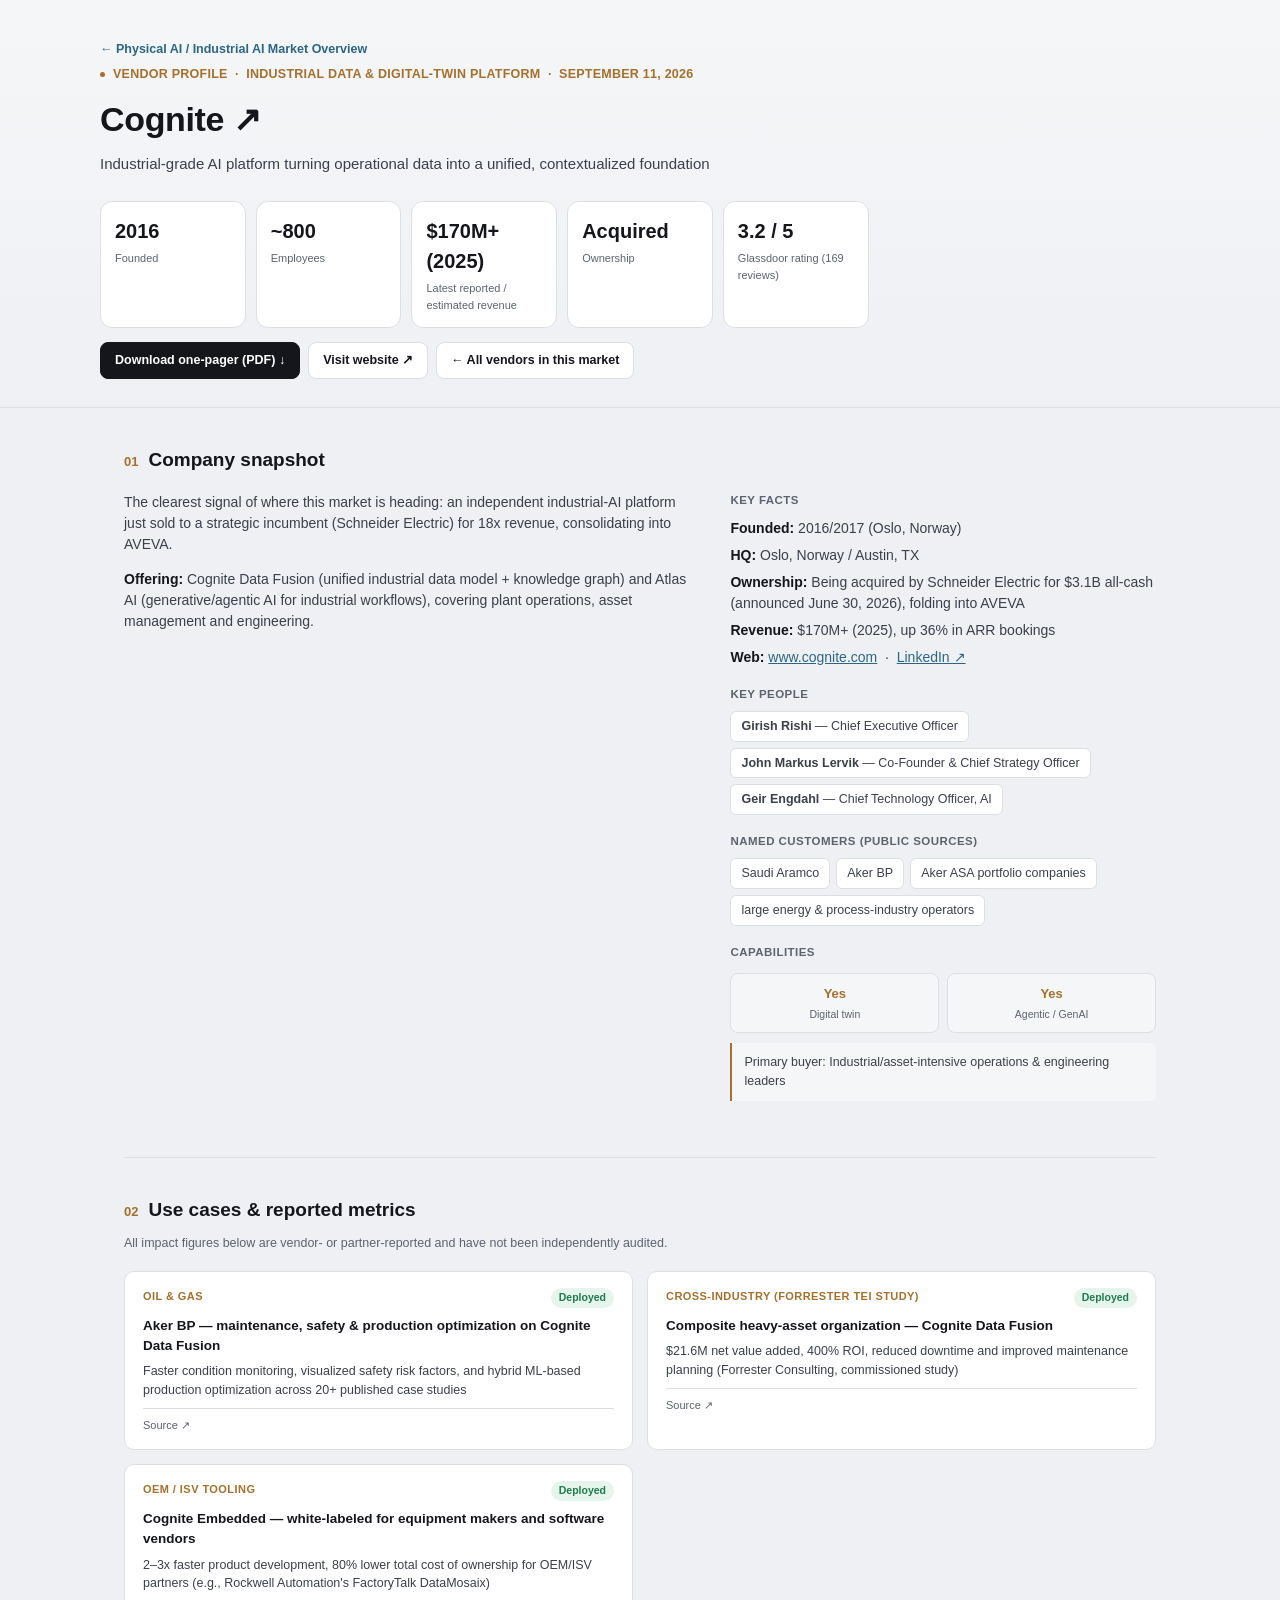
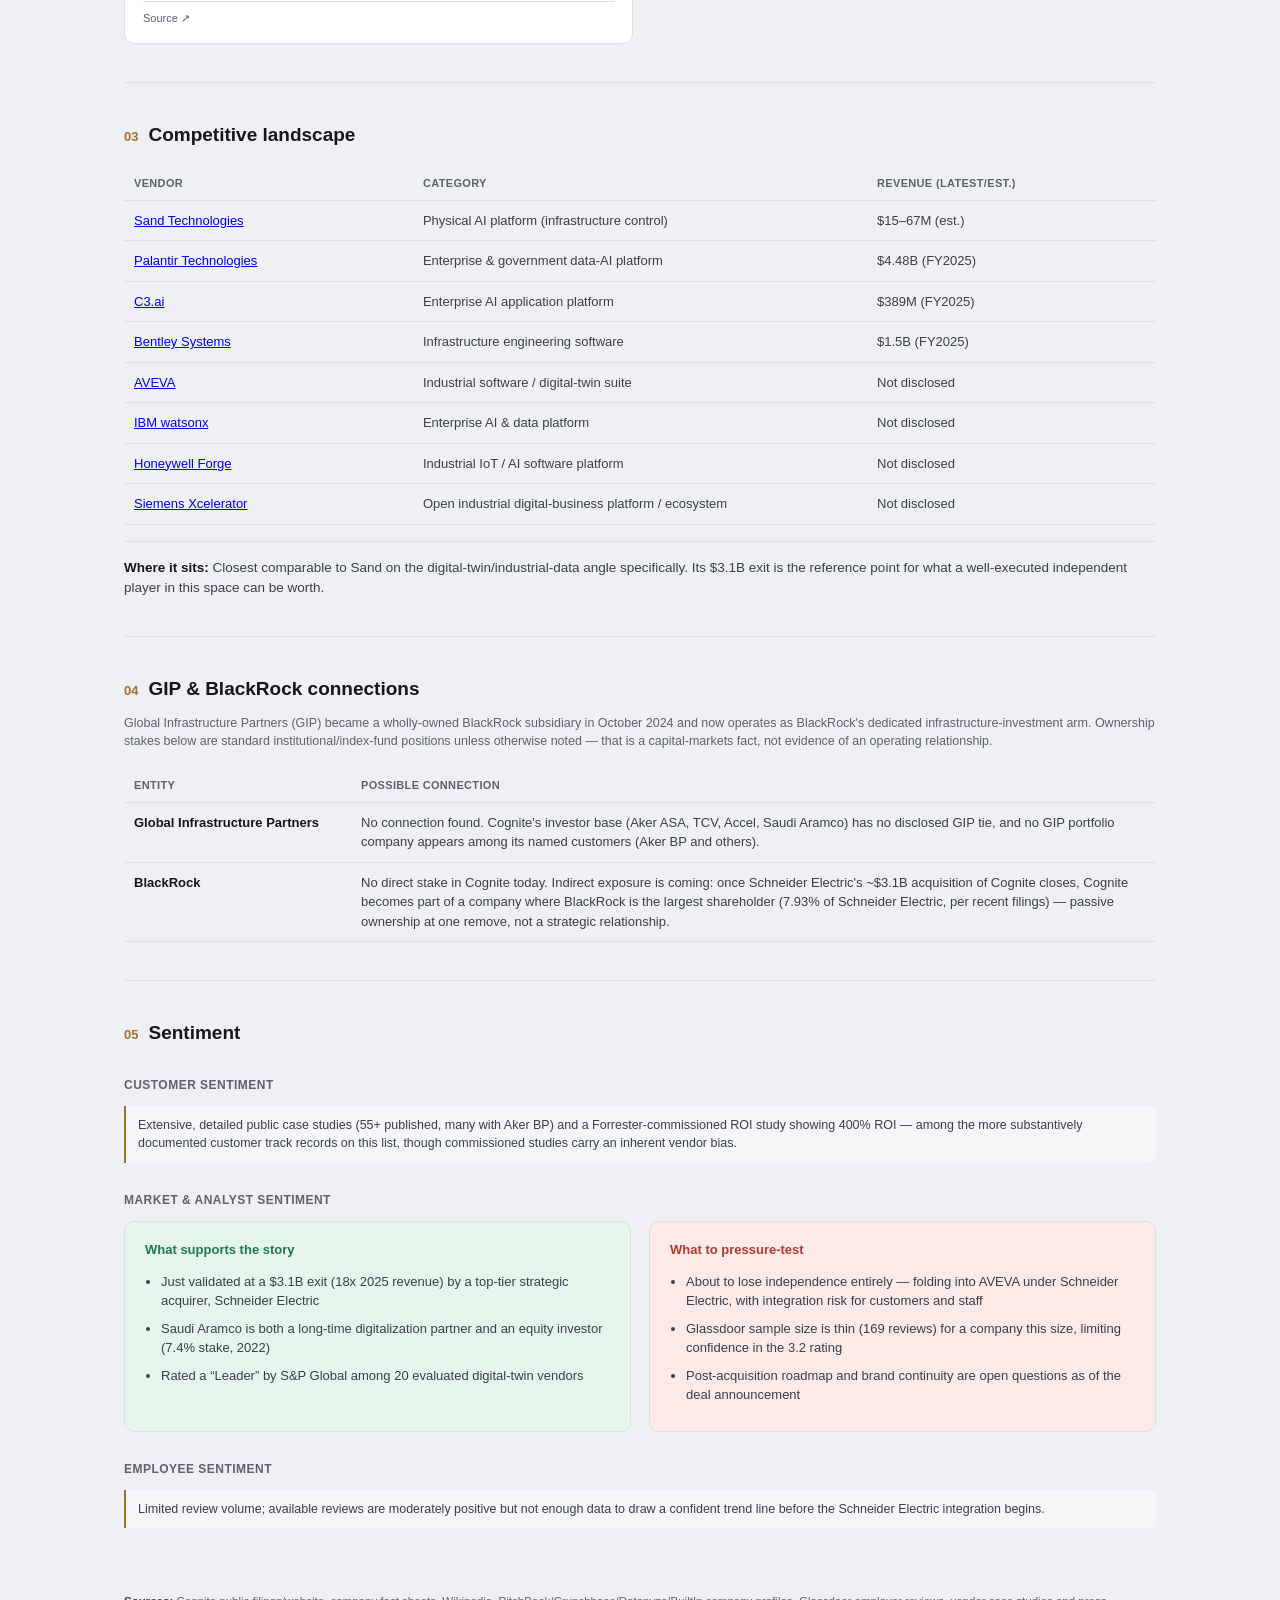
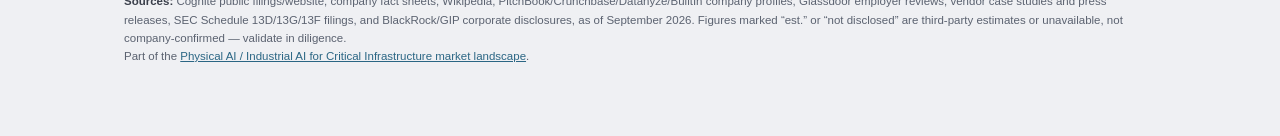
<file: cognite-dashboard.html>
<!DOCTYPE html>
<html lang="en">
<head>
<meta charset="UTF-8">
<meta name="viewport" content="width=device-width, initial-scale=1.0">
<title>Cognite — Vendor Profile</title>
<style>

  :root{
    --bg:#EFF0F3; --panel:#FFFFFF; --panel-2:#F5F6F8; --line:#DCDFE4;
    --ink:#14161C; --ink-2:#3A3F4B; --ink-3:#5B6270;
    --sand:#A5702B; --sand-dim:#C79256; --steel:#2B6684;
    --green:#1F7A4D; --green-bg:#E6F5EC; --red:#B23A2E; --red-bg:#FBEAE8; --amber:#8A5B10;
  }
  *{box-sizing:border-box;}
  body{
    margin:0; background:var(--bg); color:var(--ink);
    font-family:-apple-system,BlinkMacSystemFont,"Segoe UI",Helvetica,Arial,sans-serif;
    line-height:1.5;
  }
  .wrap{max-width:1080px; margin:0 auto; padding:0 24px 60px;}

  header.hero{
    background:linear-gradient(180deg,#F5F6F8,#EFF0F3);
    border-bottom:1px solid var(--line);
    padding:40px 24px 28px;
  }
  .hero-inner{max-width:1080px; margin:0 auto;}
  .kicker{
    font-size:12.5px; color:var(--sand); letter-spacing:.02em; font-weight:600;
    display:flex; gap:8px; align-items:center; margin-bottom:10px;
  }
  .kicker .dot{width:5px; height:5px; border-radius:50%; background:var(--sand);}
  h1{font-size:34px; margin:0 0 8px; font-weight:700; letter-spacing:-0.01em; color:var(--ink);}
  .tagline{color:var(--ink-2); font-size:15px; max-width:640px; margin:0;}
  .tagline a{color:var(--steel); text-decoration:none;}

  .kpi-row{
    display:grid; grid-template-columns:repeat(7,1fr); gap:10px;
    margin-top:26px;
  }
  .kpi{background:var(--panel); border:1px solid var(--line); border-radius:12px; padding:14px 14px; text-align:left;}
  .kpi .num{font-size:20px; font-weight:700; color:var(--ink);}
  .kpi .lbl{font-size:11px; color:var(--ink-3); margin-top:4px;}

  section{padding:38px 0; border-bottom:1px solid var(--line);}
  section:last-of-type{border-bottom:none;}
  .sec-head{display:flex; align-items:baseline; gap:10px; margin-bottom:18px;}
  .sec-num{color:var(--sand); font-weight:700; font-size:13px;}
  h2{font-size:19px; margin:0; font-weight:700; color:var(--ink);}
  .sec-note{color:var(--ink-3); font-size:12.5px; margin:-8px 0 18px;}

  /* snapshot */
  .snap-grid{display:grid; grid-template-columns:1.35fr 1fr; gap:32px;}
  .snap-grid p{font-size:14px; color:var(--ink-2); margin:0 0 14px;}
  .snap-grid p b{color:var(--ink); font-weight:600;}
  .side-block{margin-bottom:18px;}
  .side-block h4{font-size:11.5px; text-transform:uppercase; letter-spacing:.04em; color:var(--ink-3); margin:0 0 8px; font-weight:600;}
  .chip-row{display:flex; flex-wrap:wrap; gap:6px;}
  .chip{
    font-size:12.5px; background:var(--panel); border:1px solid var(--line);
    color:var(--ink-2); padding:5px 10px; border-radius:6px;
  }

  /* ratings */
  .rating-cards{display:grid; grid-template-columns:1fr 1fr; gap:16px; margin-bottom:18px;}
  .rcard{background:var(--panel); border:1px solid var(--line); border-radius:10px; padding:18px 20px;}
  .rcard .src{font-size:12px; color:var(--ink-3); margin-bottom:10px;}
  .rcard .big{font-size:28px; font-weight:700; display:flex; align-items:baseline; gap:8px; color:var(--ink);}
  .rcard .big small{font-size:13px; color:var(--ink-3); font-weight:400;}
  .meter{height:8px; background:var(--panel-2); border-radius:4px; margin:12px 0 10px; overflow:hidden;}
  .meter > div{height:100%; background:var(--sand); border-radius:4px;}
  .stat-line{display:flex; justify-content:space-between; font-size:12.5px; color:var(--ink-2); padding:4px 0; border-top:1px solid var(--line);}
  .grade-row{display:flex; gap:8px; margin-top:12px;}
  .grade{
    flex:1; text-align:center; border-radius:8px; padding:10px 6px; border:1px solid var(--line); background:var(--panel-2);
  }
  .grade .letter{font-size:18px; font-weight:700; color:var(--sand);}
  .grade.weak .letter{color:var(--red);}
  .grade .cap{font-size:10.5px; color:var(--ink-3); margin-top:3px;}
  .qual-note{font-size:12.5px; color:var(--ink-2); background:var(--panel-2); border-left:2px solid var(--sand); padding:10px 12px; border-radius:0 6px 6px 0;}

  /* use cases */
  .uc-grid{display:grid; grid-template-columns:repeat(2,1fr); gap:14px;}
  a.uc-card{
    background:var(--panel); border:1px solid var(--line); border-radius:10px; padding:16px 18px;
    display:block; text-decoration:none; color:inherit; transition:border-color .15s, background .15s;
  }
  a.uc-card:hover{border-color:var(--sand-dim); background:var(--panel-2);}
  a.uc-card:hover .uc-deploy{color:var(--sand);}
  .uc-top{display:flex; justify-content:space-between; align-items:flex-start; margin-bottom:8px;}
  .uc-sector{font-size:11px; text-transform:uppercase; letter-spacing:.04em; color:var(--sand); font-weight:700;}
  .uc-status-group{display:flex; align-items:center; gap:6px;}
  .uc-status{font-size:10.5px; background:var(--green-bg); color:var(--green); padding:2px 8px; border-radius:20px; font-weight:600;}
  .uc-link{font-size:11px; color:var(--ink-3);}
  .uc-deploy{font-size:13.5px; color:var(--ink); font-weight:600; margin-bottom:6px; transition:color .15s;}
  .uc-metric{font-size:12.5px; color:var(--ink-2);}
  .uc-src{font-size:11px; color:var(--ink-3); margin-top:8px; padding-top:8px; border-top:1px solid var(--line);}

  /* competitive */
  .comp-table{width:100%; border-collapse:collapse; font-size:13px;}
  .comp-table th{
    text-align:left; font-size:11px; text-transform:uppercase; letter-spacing:.03em;
    color:var(--ink-3); border-bottom:1px solid var(--line); padding:8px 10px; font-weight:600;
  }
  .comp-table td{padding:10px 10px; border-bottom:1px solid var(--line); color:var(--ink-2); vertical-align:top;}
  .comp-table td.name{color:var(--ink); font-weight:600;}
  .tag-direct{color:var(--sand); font-size:11px; font-weight:700;}
  .tag-adjacent{color:var(--steel); font-size:11px; font-weight:700;}
  .position-note{font-size:13.5px; color:var(--ink-2); margin-top:16px; padding-top:16px; border-top:1px solid var(--line);}
  .position-note b{color:var(--ink);}
  .subhead{font-size:12px; text-transform:uppercase; letter-spacing:.04em; color:var(--ink-3); font-weight:600; margin:28px 0 12px;}
  .scale-table{width:100%; border-collapse:collapse; font-size:13px;}
  .scale-table th{text-align:left; font-size:11px; text-transform:uppercase; letter-spacing:.03em; color:var(--ink-3); border-bottom:1px solid var(--line); padding:8px 10px; font-weight:600;}
  .scale-table td{padding:10px 10px; border-bottom:1px solid var(--line); color:var(--ink-2); vertical-align:top;}
  .scale-table td.name{color:var(--ink); font-weight:600;}
  .bar-cell{display:flex; align-items:center; gap:8px;}
  .bar-track{flex:1; height:6px; background:var(--panel-2); border-radius:3px; overflow:hidden; max-width:120px; border:1px solid var(--line);}
  .bar-fill{height:100%; background:var(--steel);}
  .bar-fill.sand-fill{background:var(--sand);}
  .callout{
    background:var(--panel-2); border:1px solid var(--line); border-left:2px solid var(--steel);
    border-radius:0 8px 8px 0; padding:14px 16px; font-size:13px; color:var(--ink-2); margin-top:18px;
  }
  .callout b{color:var(--ink);}

  /* sentiment */
  .sent-grid{display:grid; grid-template-columns:1fr 1fr; gap:18px;}
  .sent-col{border-radius:10px; padding:18px 20px; border:1px solid var(--line);}
  .sent-col.bull{background:var(--green-bg);}
  .sent-col.bear{background:var(--red-bg);}
  .sent-head{font-size:13px; font-weight:700; margin-bottom:12px; display:flex; align-items:center; gap:6px;}
  .sent-col.bull .sent-head{color:var(--green);}
  .sent-col.bear .sent-head{color:var(--red);}
  .sent-col ul{margin:0; padding-left:16px; font-size:13px; color:var(--ink-2);}
  .sent-col li{margin-bottom:8px;}
  .chart-box{margin-top:20px; background:var(--panel); border:1px solid var(--line); border-radius:10px; padding:18px 20px;}
  .chart-box .chart-title{font-size:12.5px; color:var(--ink-3); margin-bottom:12px;}

  footer{padding:26px 0 10px; font-size:11.5px; color:var(--ink-3); line-height:1.6;}
  footer b{color:var(--ink-2);}

  @media (max-width:720px){
    .kpi-row{grid-template-columns:repeat(2,1fr);}
    .snap-grid, .rating-cards, .uc-grid, .sent-grid{grid-template-columns:1fr;}
    h1{font-size:26px;}
  }

/* --- market hub additions --- */
.topnav{display:flex; justify-content:space-between; align-items:center; margin-bottom:6px;}
.back-link{font-size:12.5px; color:var(--steel); text-decoration:none; font-weight:600;}
.back-link:hover{text-decoration:underline;}
.btn{
  display:inline-block; font-size:12.5px; font-weight:600; color:#fff; background:var(--ink);
  padding:8px 14px; border-radius:8px; text-decoration:none; border:1px solid var(--ink);
}
.btn:hover{background:var(--sand); border-color:var(--sand);}
.btn.secondary{background:var(--panel); color:var(--ink); border:1px solid var(--line);}
.btn.secondary:hover{background:var(--panel-2); border-color:var(--sand-dim); color:var(--sand);}
.btn-row{display:flex; gap:8px; flex-wrap:wrap; margin-top:14px;}

.vendor-grid{display:grid; grid-template-columns:repeat(3,1fr); gap:16px;}
.vcard{background:var(--panel); border:1px solid var(--line); border-radius:12px; padding:18px 20px; display:flex; flex-direction:column;}
.vcard-top{display:flex; justify-content:space-between; align-items:flex-start; margin-bottom:8px;}
.vcard-name{font-size:16px; font-weight:700; color:var(--ink); text-decoration:none;}
.vcard-name:hover{color:var(--sand);}
.vcard-cat{font-size:10.5px; text-transform:uppercase; letter-spacing:.03em; color:var(--sand); font-weight:700; margin-bottom:6px;}
.vcard-desc{font-size:12.5px; color:var(--ink-2); flex:1; margin-bottom:12px;}
.vcard-kpi{background:var(--panel-2); border:1px solid var(--line); border-radius:8px; padding:8px 10px; margin-bottom:12px;}
.vcard-kpi .k-num{font-size:15px; font-weight:700; color:var(--ink);}
.vcard-kpi .k-lbl{font-size:10.5px; color:var(--ink-3);}
.vcard-actions{display:flex; gap:6px;}
.vcard-actions a{flex:1; text-align:center; font-size:11.5px; padding:7px 8px;}

.matrix-table{width:100%; border-collapse:collapse; font-size:12px;}
.matrix-table th{text-align:left; font-size:10.5px; text-transform:uppercase; letter-spacing:.02em; color:var(--ink-3); border-bottom:1px solid var(--line); padding:8px 8px; font-weight:600; background:var(--panel);}
.matrix-table td{padding:9px 8px; border-bottom:1px solid var(--line); color:var(--ink-2); vertical-align:top;}
.matrix-table td.mname{color:var(--ink); font-weight:600; white-space:nowrap;}
.matrix-table tr:nth-child(even) td{background:var(--panel-2);}
.matrix-table a{color:var(--steel); text-decoration:none; font-weight:600;}
.matrix-table a:hover{text-decoration:underline;}

@media (max-width:900px){
  .vendor-grid{grid-template-columns:repeat(2,1fr);}
}
@media (max-width:600px){
  .vendor-grid{grid-template-columns:1fr;}
}

</style>
</head>
<body>

<header class="hero">
  <div class="hero-inner">
    <div class="topnav">
      <a class="back-link" href="market-overview.html">&larr; Physical AI / Industrial AI Market Overview</a>
    </div>
    <div class="kicker"><span class="dot"></span>VENDOR PROFILE &nbsp;·&nbsp; INDUSTRIAL DATA &AMP; DIGITAL-TWIN PLATFORM &nbsp;·&nbsp; SEPTEMBER 11, 2026</div>
    <h1><a href="https://www.cognite.com" target="_blank" rel="noopener" style="color:inherit; text-decoration:none;">Cognite ↗</a></h1>
    <p class="tagline">Industrial-grade AI platform turning operational data into a unified, contextualized foundation</p>
    <div class="kpi-row">
      <div class="kpi"><div class="num">2016</div><div class="lbl">Founded</div></div>
      <div class="kpi"><div class="num">~800</div><div class="lbl">Employees</div></div>
      <div class="kpi"><div class="num">$170M+ (2025)</div><div class="lbl">Latest reported / estimated revenue</div></div>
      <div class="kpi"><div class="num">Acquired</div><div class="lbl">Ownership</div></div>
      <div class="kpi"><div class="num">3.2 / 5</div><div class="lbl">Glassdoor rating (169 reviews)</div></div>
    </div>
    <div class="btn-row">
      <a class="btn" href="cognite-one-sheet.pdf" download>Download one-pager (PDF) &darr;</a>
      <a class="btn secondary" href="https://www.cognite.com" target="_blank" rel="noopener">Visit website ↗</a>
      <a class="btn secondary" href="market-overview.html">← All vendors in this market</a>
    </div>
  </div>
</header>

<div class="wrap">

  <section>
    <div class="sec-head"><span class="sec-num">01</span><h2>Company snapshot</h2></div>
    <div class="snap-grid">
      <div>
        <p>The clearest signal of where this market is heading: an independent industrial-AI platform just sold to a strategic incumbent (Schneider Electric) for 18x revenue, consolidating into AVEVA.</p>
        <p><b>Offering:</b> Cognite Data Fusion (unified industrial data model + knowledge graph) and Atlas AI (generative/agentic AI for industrial workflows), covering plant operations, asset management and engineering.</p>
      </div>
      <div>
        <div class="side-block">
          <h4>Key facts</h4>
          <p style="margin:0 0 6px;"><b>Founded:</b> 2016/2017 (Oslo, Norway)</p>
          <p style="margin:0 0 6px;"><b>HQ:</b> Oslo, Norway / Austin, TX</p>
          <p style="margin:0 0 6px;"><b>Ownership:</b> Being acquired by Schneider Electric for $3.1B all-cash (announced June 30, 2026), folding into AVEVA</p>
          <p style="margin:0 0 6px;"><b>Revenue:</b> $170M+ (2025), up 36% in ARR bookings</p>
          <p style="margin:0;"><b>Web:</b> <a href="https://www.cognite.com" target="_blank" rel="noopener" style="color:var(--steel);">www.cognite.com</a> &nbsp;·&nbsp; <a href="https://www.linkedin.com/company/cognitedata" target="_blank" rel="noopener" style="color:var(--steel);">LinkedIn ↗</a></p>
        </div>
        <div class="side-block">
          <h4>Key people</h4>
          <div class="chip-row"><span class="chip"><b>Girish Rishi</b> — Chief Executive Officer</span><span class="chip"><b>John Markus Lervik</b> — Co-Founder &amp; Chief Strategy Officer</span><span class="chip"><b>Geir Engdahl</b> — Chief Technology Officer, AI</span></div>
        </div>
        <div class="side-block">
          <h4>Named customers (public sources)</h4>
          <div class="chip-row"><span class="chip">Saudi Aramco</span><span class="chip">Aker BP</span><span class="chip">Aker ASA portfolio companies</span><span class="chip">large energy &amp; process-industry operators</span></div>
        </div>
        <div class="side-block">
          <h4>Capabilities</h4>
          <div class="grade-row">
            <div class="grade"><div class="letter" style="font-size:13px;">Yes</div><div class="cap">Digital twin</div></div>
            <div class="grade"><div class="letter" style="font-size:13px;">Yes</div><div class="cap">Agentic / GenAI</div></div>
          </div>
          <div style="margin-top:10px;" class="qual-note">Primary buyer: Industrial/asset-intensive operations &amp; engineering leaders</div>
        </div>
      </div>
    </div>
  </section>

  <section>
    <div class="sec-head"><span class="sec-num">02</span><h2>Use cases &amp; reported metrics</h2></div>
    <div class="sec-note">All impact figures below are vendor- or partner-reported and have not been independently audited.</div>
    <div class="uc-grid">
      <a class="uc-card" href="https://www.casestudies.com/company/cognite" target="_blank" rel="noopener">
        <div class="uc-top"><span class="uc-sector">Oil &amp; gas</span><span class="uc-status">Deployed</span></div>
        <div class="uc-deploy">Aker BP — maintenance, safety &amp; production optimization on Cognite Data Fusion</div>
        <div class="uc-metric">Faster condition monitoring, visualized safety risk factors, and hybrid ML-based production optimization across 20+ published case studies</div>
        <div class="uc-src">Source ↗</div>
      </a>
      <a class="uc-card" href="https://www.cognite.com/en/press-release/independent-study-finds-asset-heavy-organizations-can-expect-21.6m-in-value-after-adopting-cognite-data-fusion" target="_blank" rel="noopener">
        <div class="uc-top"><span class="uc-sector">Cross-industry (Forrester TEI study)</span><span class="uc-status">Deployed</span></div>
        <div class="uc-deploy">Composite heavy-asset organization — Cognite Data Fusion</div>
        <div class="uc-metric">$21.6M net value added, 400% ROI, reduced downtime and improved maintenance planning (Forrester Consulting, commissioned study)</div>
        <div class="uc-src">Source ↗</div>
      </a>
      <a class="uc-card" href="https://www.cognite.com/en/newsroom" target="_blank" rel="noopener">
        <div class="uc-top"><span class="uc-sector">OEM / ISV tooling</span><span class="uc-status">Deployed</span></div>
        <div class="uc-deploy">Cognite Embedded — white-labeled for equipment makers and software vendors</div>
        <div class="uc-metric">2–3x faster product development, 80% lower total cost of ownership for OEM/ISV partners (e.g., Rockwell Automation's FactoryTalk DataMosaix)</div>
        <div class="uc-src">Source ↗</div>
      </a>
    </div>
  </section>

  <section>
    <div class="sec-head"><span class="sec-num">03</span><h2>Competitive landscape</h2></div>
    <table class="comp-table">
      <thead><tr><th style="width:28%;">Vendor</th><th style="width:44%;">Category</th><th>Revenue (latest/est.)</th></tr></thead>
      <tbody><tr><td class="mname"><a href="sand-technologies-dashboard.html">Sand Technologies</a></td><td>Physical AI platform (infrastructure control)</td><td>$15–67M (est.)</td></tr><tr><td class="mname"><a href="palantir-dashboard.html">Palantir Technologies</a></td><td>Enterprise &amp; government data-AI platform</td><td>$4.48B (FY2025)</td></tr><tr><td class="mname"><a href="c3ai-dashboard.html">C3.ai</a></td><td>Enterprise AI application platform</td><td>$389M (FY2025)</td></tr><tr><td class="mname"><a href="bentley-systems-dashboard.html">Bentley Systems</a></td><td>Infrastructure engineering software</td><td>$1.5B (FY2025)</td></tr><tr><td class="mname"><a href="aveva-dashboard.html">AVEVA</a></td><td>Industrial software / digital-twin suite</td><td>Not disclosed</td></tr><tr><td class="mname"><a href="ibm-watsonx-dashboard.html">IBM watsonx</a></td><td>Enterprise AI &amp; data platform</td><td>Not disclosed</td></tr><tr><td class="mname"><a href="honeywell-forge-dashboard.html">Honeywell Forge</a></td><td>Industrial IoT / AI software platform</td><td>Not disclosed</td></tr><tr><td class="mname"><a href="siemens-xcelerator-dashboard.html">Siemens Xcelerator</a></td><td>Open industrial digital-business platform / ecosystem</td><td>Not disclosed</td></tr>
      </tbody>
    </table>
    <div class="position-note"><b>Where it sits:</b> Closest comparable to Sand on the digital-twin/industrial-data angle specifically. Its $3.1B exit is the reference point for what a well-executed independent player in this space can be worth.</div>
  </section>

  <section>
    <div class="sec-head"><span class="sec-num">04</span><h2>GIP &amp; BlackRock connections</h2></div>
    <div class="sec-note">Global Infrastructure Partners (GIP) became a wholly-owned BlackRock subsidiary in October 2024 and now operates as BlackRock's dedicated infrastructure-investment arm. Ownership stakes below are standard institutional/index-fund positions unless otherwise noted — that is a capital-markets fact, not evidence of an operating relationship.</div>
    <table class="scale-table">
      <thead><tr><th style="width:22%;">Entity</th><th>Possible connection</th></tr></thead>
      <tbody>
        <tr><td class="name">Global Infrastructure Partners</td><td>No connection found. Cognite's investor base (Aker ASA, TCV, Accel, Saudi Aramco) has no disclosed GIP tie, and no GIP portfolio company appears among its named customers (Aker BP and others).</td></tr>
        <tr><td class="name">BlackRock</td><td>No direct stake in Cognite today. Indirect exposure is coming: once Schneider Electric's ~$3.1B acquisition of Cognite closes, Cognite becomes part of a company where BlackRock is the largest shareholder (7.93% of Schneider Electric, per recent filings) — passive ownership at one remove, not a strategic relationship.</td></tr>
      </tbody>
    </table>
  </section>

  <section>
    <div class="sec-head"><span class="sec-num">05</span><h2>Sentiment</h2></div>

    <div class="subhead">Customer sentiment</div>
    <div class="qual-note" style="margin-bottom:18px;">Extensive, detailed public case studies (55+ published, many with Aker BP) and a Forrester-commissioned ROI study showing 400% ROI — among the more substantively documented customer track records on this list, though commissioned studies carry an inherent vendor bias.</div>

    <div class="subhead">Market &amp; analyst sentiment</div>
    <div class="sent-grid">
      <div class="sent-col bull">
        <div class="sent-head">What supports the story</div>
        <ul><li>Just validated at a $3.1B exit (18x 2025 revenue) by a top-tier strategic acquirer, Schneider Electric</li><li>Saudi Aramco is both a long-time digitalization partner and an equity investor (7.4% stake, 2022)</li><li>Rated a “Leader” by S&amp;P Global among 20 evaluated digital-twin vendors</li></ul>
      </div>
      <div class="sent-col bear">
        <div class="sent-head">What to pressure-test</div>
        <ul><li>About to lose independence entirely — folding into AVEVA under Schneider Electric, with integration risk for customers and staff</li><li>Glassdoor sample size is thin (169 reviews) for a company this size, limiting confidence in the 3.2 rating</li><li>Post-acquisition roadmap and brand continuity are open questions as of the deal announcement</li></ul>
      </div>
    </div>

    <div class="subhead">Employee sentiment</div>
    <div class="qual-note">Limited review volume; available reviews are moderately positive but not enough data to draw a confident trend line before the Schneider Electric integration begins.</div>
  </section>

  <footer>
    <b>Sources:</b> Cognite public filings/website, company fact sheets, Wikipedia, PitchBook/Crunchbase/Datanyze/BuiltIn company profiles, Glassdoor employer reviews, vendor case studies and press releases, SEC Schedule 13D/13G/13F filings, and BlackRock/GIP corporate disclosures, as of September 2026. Figures marked “est.” or “not disclosed” are third-party estimates or unavailable, not company-confirmed — validate in diligence.<br>
    Part of the <a href="market-overview.html" style="color:var(--steel);">Physical AI / Industrial AI for Critical Infrastructure market landscape</a>.
  </footer>

</div>
</body>
</html>
</file>
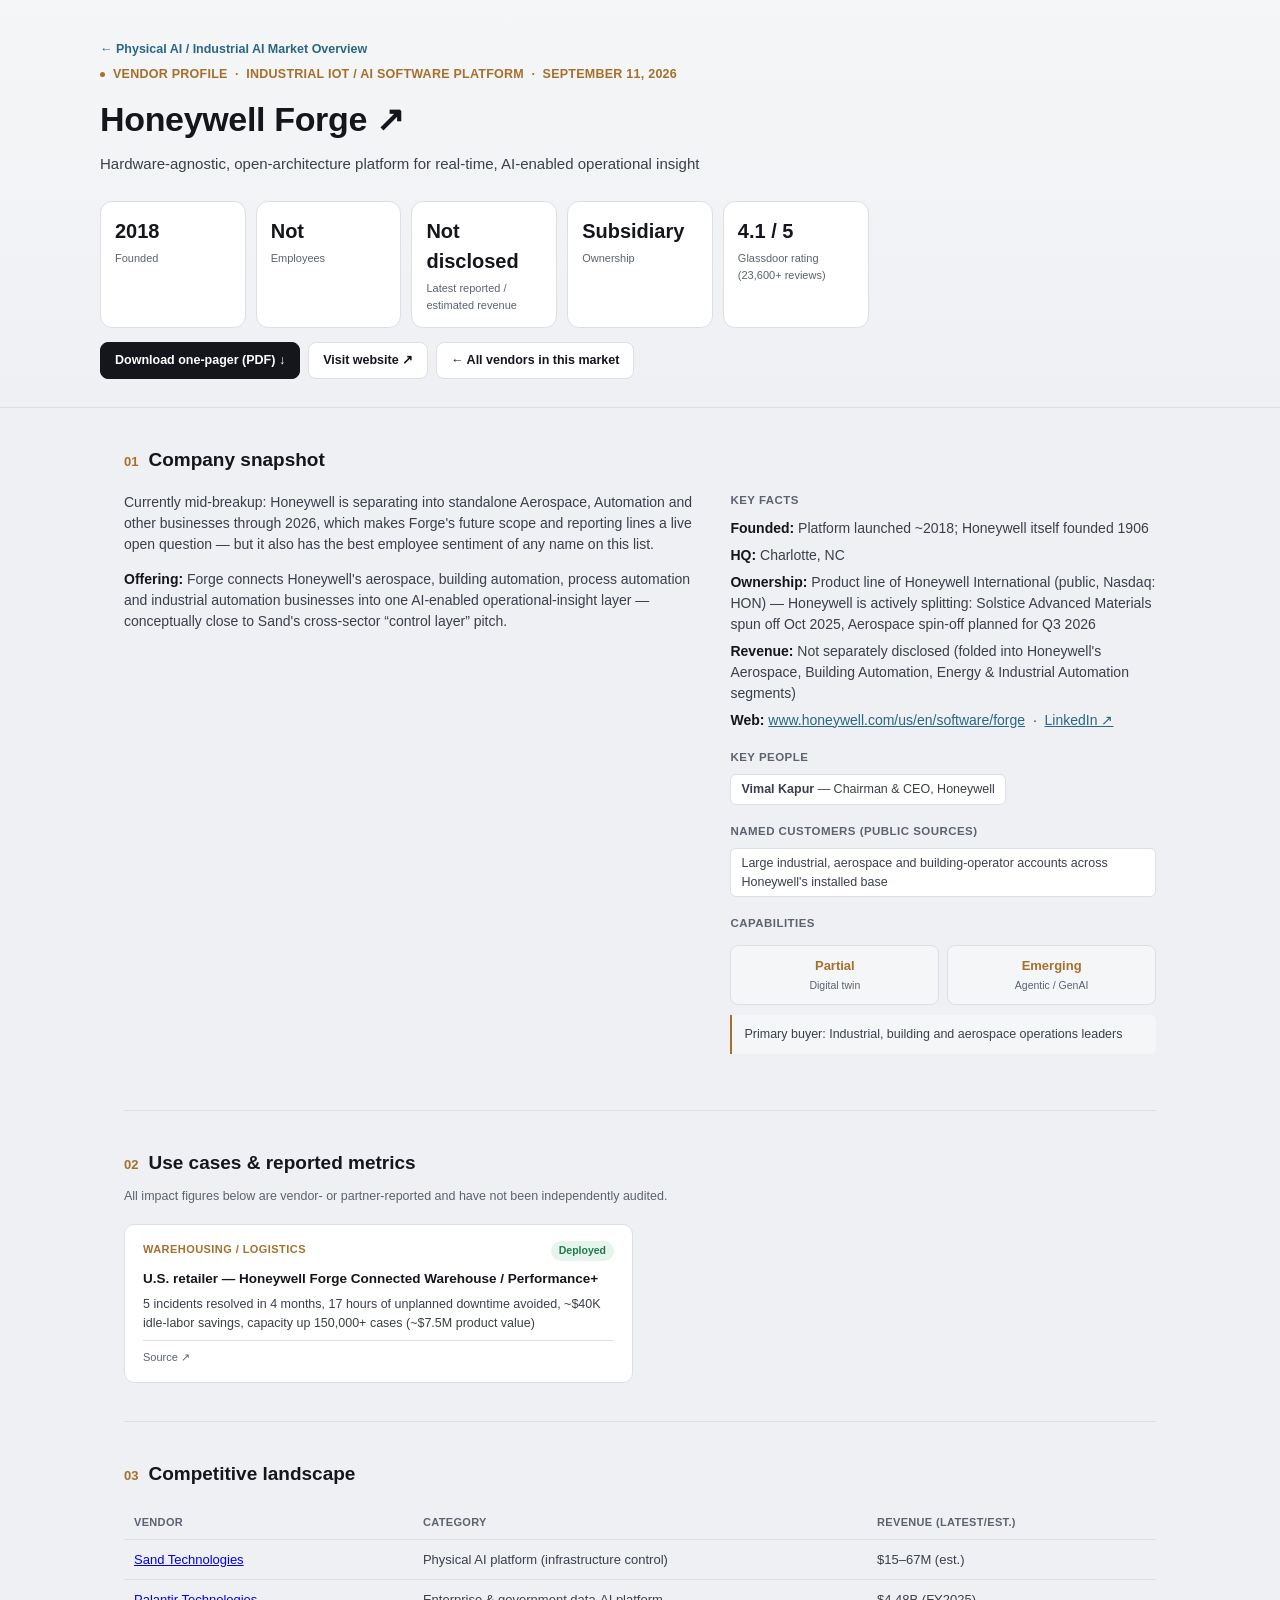
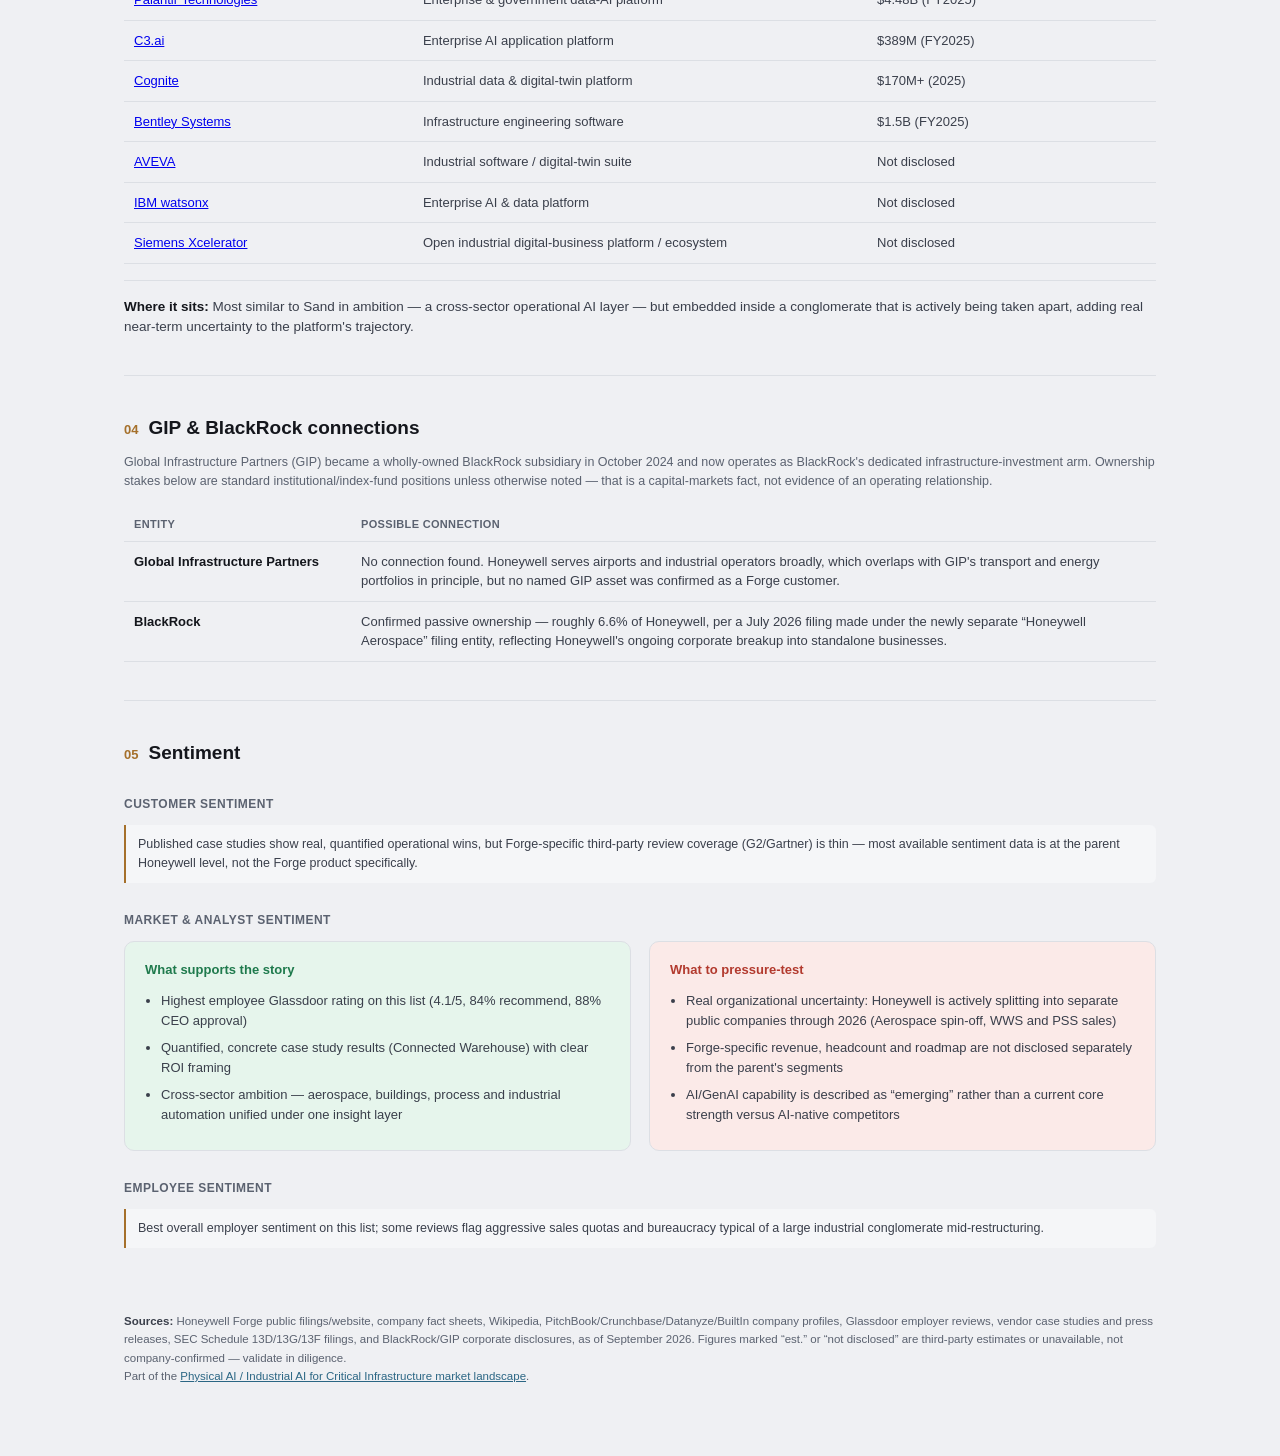
<file: honeywell-forge-dashboard.html>
<!DOCTYPE html>
<html lang="en">
<head>
<meta charset="UTF-8">
<meta name="viewport" content="width=device-width, initial-scale=1.0">
<title>Honeywell Forge — Vendor Profile</title>
<style>

  :root{
    --bg:#EFF0F3; --panel:#FFFFFF; --panel-2:#F5F6F8; --line:#DCDFE4;
    --ink:#14161C; --ink-2:#3A3F4B; --ink-3:#5B6270;
    --sand:#A5702B; --sand-dim:#C79256; --steel:#2B6684;
    --green:#1F7A4D; --green-bg:#E6F5EC; --red:#B23A2E; --red-bg:#FBEAE8; --amber:#8A5B10;
  }
  *{box-sizing:border-box;}
  body{
    margin:0; background:var(--bg); color:var(--ink);
    font-family:-apple-system,BlinkMacSystemFont,"Segoe UI",Helvetica,Arial,sans-serif;
    line-height:1.5;
  }
  .wrap{max-width:1080px; margin:0 auto; padding:0 24px 60px;}

  header.hero{
    background:linear-gradient(180deg,#F5F6F8,#EFF0F3);
    border-bottom:1px solid var(--line);
    padding:40px 24px 28px;
  }
  .hero-inner{max-width:1080px; margin:0 auto;}
  .kicker{
    font-size:12.5px; color:var(--sand); letter-spacing:.02em; font-weight:600;
    display:flex; gap:8px; align-items:center; margin-bottom:10px;
  }
  .kicker .dot{width:5px; height:5px; border-radius:50%; background:var(--sand);}
  h1{font-size:34px; margin:0 0 8px; font-weight:700; letter-spacing:-0.01em; color:var(--ink);}
  .tagline{color:var(--ink-2); font-size:15px; max-width:640px; margin:0;}
  .tagline a{color:var(--steel); text-decoration:none;}

  .kpi-row{
    display:grid; grid-template-columns:repeat(7,1fr); gap:10px;
    margin-top:26px;
  }
  .kpi{background:var(--panel); border:1px solid var(--line); border-radius:12px; padding:14px 14px; text-align:left;}
  .kpi .num{font-size:20px; font-weight:700; color:var(--ink);}
  .kpi .lbl{font-size:11px; color:var(--ink-3); margin-top:4px;}

  section{padding:38px 0; border-bottom:1px solid var(--line);}
  section:last-of-type{border-bottom:none;}
  .sec-head{display:flex; align-items:baseline; gap:10px; margin-bottom:18px;}
  .sec-num{color:var(--sand); font-weight:700; font-size:13px;}
  h2{font-size:19px; margin:0; font-weight:700; color:var(--ink);}
  .sec-note{color:var(--ink-3); font-size:12.5px; margin:-8px 0 18px;}

  /* snapshot */
  .snap-grid{display:grid; grid-template-columns:1.35fr 1fr; gap:32px;}
  .snap-grid p{font-size:14px; color:var(--ink-2); margin:0 0 14px;}
  .snap-grid p b{color:var(--ink); font-weight:600;}
  .side-block{margin-bottom:18px;}
  .side-block h4{font-size:11.5px; text-transform:uppercase; letter-spacing:.04em; color:var(--ink-3); margin:0 0 8px; font-weight:600;}
  .chip-row{display:flex; flex-wrap:wrap; gap:6px;}
  .chip{
    font-size:12.5px; background:var(--panel); border:1px solid var(--line);
    color:var(--ink-2); padding:5px 10px; border-radius:6px;
  }

  /* ratings */
  .rating-cards{display:grid; grid-template-columns:1fr 1fr; gap:16px; margin-bottom:18px;}
  .rcard{background:var(--panel); border:1px solid var(--line); border-radius:10px; padding:18px 20px;}
  .rcard .src{font-size:12px; color:var(--ink-3); margin-bottom:10px;}
  .rcard .big{font-size:28px; font-weight:700; display:flex; align-items:baseline; gap:8px; color:var(--ink);}
  .rcard .big small{font-size:13px; color:var(--ink-3); font-weight:400;}
  .meter{height:8px; background:var(--panel-2); border-radius:4px; margin:12px 0 10px; overflow:hidden;}
  .meter > div{height:100%; background:var(--sand); border-radius:4px;}
  .stat-line{display:flex; justify-content:space-between; font-size:12.5px; color:var(--ink-2); padding:4px 0; border-top:1px solid var(--line);}
  .grade-row{display:flex; gap:8px; margin-top:12px;}
  .grade{
    flex:1; text-align:center; border-radius:8px; padding:10px 6px; border:1px solid var(--line); background:var(--panel-2);
  }
  .grade .letter{font-size:18px; font-weight:700; color:var(--sand);}
  .grade.weak .letter{color:var(--red);}
  .grade .cap{font-size:10.5px; color:var(--ink-3); margin-top:3px;}
  .qual-note{font-size:12.5px; color:var(--ink-2); background:var(--panel-2); border-left:2px solid var(--sand); padding:10px 12px; border-radius:0 6px 6px 0;}

  /* use cases */
  .uc-grid{display:grid; grid-template-columns:repeat(2,1fr); gap:14px;}
  a.uc-card{
    background:var(--panel); border:1px solid var(--line); border-radius:10px; padding:16px 18px;
    display:block; text-decoration:none; color:inherit; transition:border-color .15s, background .15s;
  }
  a.uc-card:hover{border-color:var(--sand-dim); background:var(--panel-2);}
  a.uc-card:hover .uc-deploy{color:var(--sand);}
  .uc-top{display:flex; justify-content:space-between; align-items:flex-start; margin-bottom:8px;}
  .uc-sector{font-size:11px; text-transform:uppercase; letter-spacing:.04em; color:var(--sand); font-weight:700;}
  .uc-status-group{display:flex; align-items:center; gap:6px;}
  .uc-status{font-size:10.5px; background:var(--green-bg); color:var(--green); padding:2px 8px; border-radius:20px; font-weight:600;}
  .uc-link{font-size:11px; color:var(--ink-3);}
  .uc-deploy{font-size:13.5px; color:var(--ink); font-weight:600; margin-bottom:6px; transition:color .15s;}
  .uc-metric{font-size:12.5px; color:var(--ink-2);}
  .uc-src{font-size:11px; color:var(--ink-3); margin-top:8px; padding-top:8px; border-top:1px solid var(--line);}

  /* competitive */
  .comp-table{width:100%; border-collapse:collapse; font-size:13px;}
  .comp-table th{
    text-align:left; font-size:11px; text-transform:uppercase; letter-spacing:.03em;
    color:var(--ink-3); border-bottom:1px solid var(--line); padding:8px 10px; font-weight:600;
  }
  .comp-table td{padding:10px 10px; border-bottom:1px solid var(--line); color:var(--ink-2); vertical-align:top;}
  .comp-table td.name{color:var(--ink); font-weight:600;}
  .tag-direct{color:var(--sand); font-size:11px; font-weight:700;}
  .tag-adjacent{color:var(--steel); font-size:11px; font-weight:700;}
  .position-note{font-size:13.5px; color:var(--ink-2); margin-top:16px; padding-top:16px; border-top:1px solid var(--line);}
  .position-note b{color:var(--ink);}
  .subhead{font-size:12px; text-transform:uppercase; letter-spacing:.04em; color:var(--ink-3); font-weight:600; margin:28px 0 12px;}
  .scale-table{width:100%; border-collapse:collapse; font-size:13px;}
  .scale-table th{text-align:left; font-size:11px; text-transform:uppercase; letter-spacing:.03em; color:var(--ink-3); border-bottom:1px solid var(--line); padding:8px 10px; font-weight:600;}
  .scale-table td{padding:10px 10px; border-bottom:1px solid var(--line); color:var(--ink-2); vertical-align:top;}
  .scale-table td.name{color:var(--ink); font-weight:600;}
  .bar-cell{display:flex; align-items:center; gap:8px;}
  .bar-track{flex:1; height:6px; background:var(--panel-2); border-radius:3px; overflow:hidden; max-width:120px; border:1px solid var(--line);}
  .bar-fill{height:100%; background:var(--steel);}
  .bar-fill.sand-fill{background:var(--sand);}
  .callout{
    background:var(--panel-2); border:1px solid var(--line); border-left:2px solid var(--steel);
    border-radius:0 8px 8px 0; padding:14px 16px; font-size:13px; color:var(--ink-2); margin-top:18px;
  }
  .callout b{color:var(--ink);}

  /* sentiment */
  .sent-grid{display:grid; grid-template-columns:1fr 1fr; gap:18px;}
  .sent-col{border-radius:10px; padding:18px 20px; border:1px solid var(--line);}
  .sent-col.bull{background:var(--green-bg);}
  .sent-col.bear{background:var(--red-bg);}
  .sent-head{font-size:13px; font-weight:700; margin-bottom:12px; display:flex; align-items:center; gap:6px;}
  .sent-col.bull .sent-head{color:var(--green);}
  .sent-col.bear .sent-head{color:var(--red);}
  .sent-col ul{margin:0; padding-left:16px; font-size:13px; color:var(--ink-2);}
  .sent-col li{margin-bottom:8px;}
  .chart-box{margin-top:20px; background:var(--panel); border:1px solid var(--line); border-radius:10px; padding:18px 20px;}
  .chart-box .chart-title{font-size:12.5px; color:var(--ink-3); margin-bottom:12px;}

  footer{padding:26px 0 10px; font-size:11.5px; color:var(--ink-3); line-height:1.6;}
  footer b{color:var(--ink-2);}

  @media (max-width:720px){
    .kpi-row{grid-template-columns:repeat(2,1fr);}
    .snap-grid, .rating-cards, .uc-grid, .sent-grid{grid-template-columns:1fr;}
    h1{font-size:26px;}
  }

/* --- market hub additions --- */
.topnav{display:flex; justify-content:space-between; align-items:center; margin-bottom:6px;}
.back-link{font-size:12.5px; color:var(--steel); text-decoration:none; font-weight:600;}
.back-link:hover{text-decoration:underline;}
.btn{
  display:inline-block; font-size:12.5px; font-weight:600; color:#fff; background:var(--ink);
  padding:8px 14px; border-radius:8px; text-decoration:none; border:1px solid var(--ink);
}
.btn:hover{background:var(--sand); border-color:var(--sand);}
.btn.secondary{background:var(--panel); color:var(--ink); border:1px solid var(--line);}
.btn.secondary:hover{background:var(--panel-2); border-color:var(--sand-dim); color:var(--sand);}
.btn-row{display:flex; gap:8px; flex-wrap:wrap; margin-top:14px;}

.vendor-grid{display:grid; grid-template-columns:repeat(3,1fr); gap:16px;}
.vcard{background:var(--panel); border:1px solid var(--line); border-radius:12px; padding:18px 20px; display:flex; flex-direction:column;}
.vcard-top{display:flex; justify-content:space-between; align-items:flex-start; margin-bottom:8px;}
.vcard-name{font-size:16px; font-weight:700; color:var(--ink); text-decoration:none;}
.vcard-name:hover{color:var(--sand);}
.vcard-cat{font-size:10.5px; text-transform:uppercase; letter-spacing:.03em; color:var(--sand); font-weight:700; margin-bottom:6px;}
.vcard-desc{font-size:12.5px; color:var(--ink-2); flex:1; margin-bottom:12px;}
.vcard-kpi{background:var(--panel-2); border:1px solid var(--line); border-radius:8px; padding:8px 10px; margin-bottom:12px;}
.vcard-kpi .k-num{font-size:15px; font-weight:700; color:var(--ink);}
.vcard-kpi .k-lbl{font-size:10.5px; color:var(--ink-3);}
.vcard-actions{display:flex; gap:6px;}
.vcard-actions a{flex:1; text-align:center; font-size:11.5px; padding:7px 8px;}

.matrix-table{width:100%; border-collapse:collapse; font-size:12px;}
.matrix-table th{text-align:left; font-size:10.5px; text-transform:uppercase; letter-spacing:.02em; color:var(--ink-3); border-bottom:1px solid var(--line); padding:8px 8px; font-weight:600; background:var(--panel);}
.matrix-table td{padding:9px 8px; border-bottom:1px solid var(--line); color:var(--ink-2); vertical-align:top;}
.matrix-table td.mname{color:var(--ink); font-weight:600; white-space:nowrap;}
.matrix-table tr:nth-child(even) td{background:var(--panel-2);}
.matrix-table a{color:var(--steel); text-decoration:none; font-weight:600;}
.matrix-table a:hover{text-decoration:underline;}

@media (max-width:900px){
  .vendor-grid{grid-template-columns:repeat(2,1fr);}
}
@media (max-width:600px){
  .vendor-grid{grid-template-columns:1fr;}
}

</style>
</head>
<body>

<header class="hero">
  <div class="hero-inner">
    <div class="topnav">
      <a class="back-link" href="market-overview.html">&larr; Physical AI / Industrial AI Market Overview</a>
    </div>
    <div class="kicker"><span class="dot"></span>VENDOR PROFILE &nbsp;·&nbsp; INDUSTRIAL IOT / AI SOFTWARE PLATFORM &nbsp;·&nbsp; SEPTEMBER 11, 2026</div>
    <h1><a href="https://www.honeywell.com/us/en/software/forge" target="_blank" rel="noopener" style="color:inherit; text-decoration:none;">Honeywell Forge ↗</a></h1>
    <p class="tagline">Hardware-agnostic, open-architecture platform for real-time, AI-enabled operational insight</p>
    <div class="kpi-row">
      <div class="kpi"><div class="num">2018</div><div class="lbl">Founded</div></div>
      <div class="kpi"><div class="num">Not</div><div class="lbl">Employees</div></div>
      <div class="kpi"><div class="num">Not disclosed</div><div class="lbl">Latest reported / estimated revenue</div></div>
      <div class="kpi"><div class="num">Subsidiary</div><div class="lbl">Ownership</div></div>
      <div class="kpi"><div class="num">4.1 / 5</div><div class="lbl">Glassdoor rating (23,600+ reviews)</div></div>
    </div>
    <div class="btn-row">
      <a class="btn" href="honeywell-forge-one-sheet.pdf" download>Download one-pager (PDF) &darr;</a>
      <a class="btn secondary" href="https://www.honeywell.com/us/en/software/forge" target="_blank" rel="noopener">Visit website ↗</a>
      <a class="btn secondary" href="market-overview.html">← All vendors in this market</a>
    </div>
  </div>
</header>

<div class="wrap">

  <section>
    <div class="sec-head"><span class="sec-num">01</span><h2>Company snapshot</h2></div>
    <div class="snap-grid">
      <div>
        <p>Currently mid-breakup: Honeywell is separating into standalone Aerospace, Automation and other businesses through 2026, which makes Forge's future scope and reporting lines a live open question — but it also has the best employee sentiment of any name on this list.</p>
        <p><b>Offering:</b> Forge connects Honeywell's aerospace, building automation, process automation and industrial automation businesses into one AI-enabled operational-insight layer — conceptually close to Sand's cross-sector “control layer” pitch.</p>
      </div>
      <div>
        <div class="side-block">
          <h4>Key facts</h4>
          <p style="margin:0 0 6px;"><b>Founded:</b> Platform launched ~2018; Honeywell itself founded 1906</p>
          <p style="margin:0 0 6px;"><b>HQ:</b> Charlotte, NC</p>
          <p style="margin:0 0 6px;"><b>Ownership:</b> Product line of Honeywell International (public, Nasdaq: HON) — Honeywell is actively splitting: Solstice Advanced Materials spun off Oct 2025, Aerospace spin-off planned for Q3 2026</p>
          <p style="margin:0 0 6px;"><b>Revenue:</b> Not separately disclosed (folded into Honeywell's Aerospace, Building Automation, Energy &amp; Industrial Automation segments)</p>
          <p style="margin:0;"><b>Web:</b> <a href="https://www.honeywell.com/us/en/software/forge" target="_blank" rel="noopener" style="color:var(--steel);">www.honeywell.com/us/en/software/forge</a> &nbsp;·&nbsp; <a href="https://www.linkedin.com/company/honeywell" target="_blank" rel="noopener" style="color:var(--steel);">LinkedIn ↗</a></p>
        </div>
        <div class="side-block">
          <h4>Key people</h4>
          <div class="chip-row"><span class="chip"><b>Vimal Kapur</b> — Chairman &amp; CEO, Honeywell</span></div>
        </div>
        <div class="side-block">
          <h4>Named customers (public sources)</h4>
          <div class="chip-row"><span class="chip">Large industrial, aerospace and building-operator accounts across Honeywell's installed base</span></div>
        </div>
        <div class="side-block">
          <h4>Capabilities</h4>
          <div class="grade-row">
            <div class="grade"><div class="letter" style="font-size:13px;">Partial</div><div class="cap">Digital twin</div></div>
            <div class="grade"><div class="letter" style="font-size:13px;">Emerging</div><div class="cap">Agentic / GenAI</div></div>
          </div>
          <div style="margin-top:10px;" class="qual-note">Primary buyer: Industrial, building and aerospace operations leaders</div>
        </div>
      </div>
    </div>
  </section>

  <section>
    <div class="sec-head"><span class="sec-num">02</span><h2>Use cases &amp; reported metrics</h2></div>
    <div class="sec-note">All impact figures below are vendor- or partner-reported and have not been independently audited.</div>
    <div class="uc-grid">
      <a class="uc-card" href="https://process.honeywell.com/content/dam/forge/en/documents/distribution-centers-documents/Automation_That_Delivers_CaseStudy.pdf" target="_blank" rel="noopener">
        <div class="uc-top"><span class="uc-sector">Warehousing / logistics</span><span class="uc-status">Deployed</span></div>
        <div class="uc-deploy">U.S. retailer — Honeywell Forge Connected Warehouse / Performance+</div>
        <div class="uc-metric">5 incidents resolved in 4 months, 17 hours of unplanned downtime avoided, ~$40K idle-labor savings, capacity up 150,000+ cases (~$7.5M product value)</div>
        <div class="uc-src">Source ↗</div>
      </a>
    </div>
  </section>

  <section>
    <div class="sec-head"><span class="sec-num">03</span><h2>Competitive landscape</h2></div>
    <table class="comp-table">
      <thead><tr><th style="width:28%;">Vendor</th><th style="width:44%;">Category</th><th>Revenue (latest/est.)</th></tr></thead>
      <tbody><tr><td class="mname"><a href="sand-technologies-dashboard.html">Sand Technologies</a></td><td>Physical AI platform (infrastructure control)</td><td>$15–67M (est.)</td></tr><tr><td class="mname"><a href="palantir-dashboard.html">Palantir Technologies</a></td><td>Enterprise &amp; government data-AI platform</td><td>$4.48B (FY2025)</td></tr><tr><td class="mname"><a href="c3ai-dashboard.html">C3.ai</a></td><td>Enterprise AI application platform</td><td>$389M (FY2025)</td></tr><tr><td class="mname"><a href="cognite-dashboard.html">Cognite</a></td><td>Industrial data &amp; digital-twin platform</td><td>$170M+ (2025)</td></tr><tr><td class="mname"><a href="bentley-systems-dashboard.html">Bentley Systems</a></td><td>Infrastructure engineering software</td><td>$1.5B (FY2025)</td></tr><tr><td class="mname"><a href="aveva-dashboard.html">AVEVA</a></td><td>Industrial software / digital-twin suite</td><td>Not disclosed</td></tr><tr><td class="mname"><a href="ibm-watsonx-dashboard.html">IBM watsonx</a></td><td>Enterprise AI &amp; data platform</td><td>Not disclosed</td></tr><tr><td class="mname"><a href="siemens-xcelerator-dashboard.html">Siemens Xcelerator</a></td><td>Open industrial digital-business platform / ecosystem</td><td>Not disclosed</td></tr>
      </tbody>
    </table>
    <div class="position-note"><b>Where it sits:</b> Most similar to Sand in ambition — a cross-sector operational AI layer — but embedded inside a conglomerate that is actively being taken apart, adding real near-term uncertainty to the platform's trajectory.</div>
  </section>

  <section>
    <div class="sec-head"><span class="sec-num">04</span><h2>GIP &amp; BlackRock connections</h2></div>
    <div class="sec-note">Global Infrastructure Partners (GIP) became a wholly-owned BlackRock subsidiary in October 2024 and now operates as BlackRock's dedicated infrastructure-investment arm. Ownership stakes below are standard institutional/index-fund positions unless otherwise noted — that is a capital-markets fact, not evidence of an operating relationship.</div>
    <table class="scale-table">
      <thead><tr><th style="width:22%;">Entity</th><th>Possible connection</th></tr></thead>
      <tbody>
        <tr><td class="name">Global Infrastructure Partners</td><td>No connection found. Honeywell serves airports and industrial operators broadly, which overlaps with GIP's transport and energy portfolios in principle, but no named GIP asset was confirmed as a Forge customer.</td></tr>
        <tr><td class="name">BlackRock</td><td>Confirmed passive ownership — roughly 6.6% of Honeywell, per a July 2026 filing made under the newly separate “Honeywell Aerospace” filing entity, reflecting Honeywell's ongoing corporate breakup into standalone businesses.</td></tr>
      </tbody>
    </table>
  </section>

  <section>
    <div class="sec-head"><span class="sec-num">05</span><h2>Sentiment</h2></div>

    <div class="subhead">Customer sentiment</div>
    <div class="qual-note" style="margin-bottom:18px;">Published case studies show real, quantified operational wins, but Forge-specific third-party review coverage (G2/Gartner) is thin — most available sentiment data is at the parent Honeywell level, not the Forge product specifically.</div>

    <div class="subhead">Market &amp; analyst sentiment</div>
    <div class="sent-grid">
      <div class="sent-col bull">
        <div class="sent-head">What supports the story</div>
        <ul><li>Highest employee Glassdoor rating on this list (4.1/5, 84% recommend, 88% CEO approval)</li><li>Quantified, concrete case study results (Connected Warehouse) with clear ROI framing</li><li>Cross-sector ambition — aerospace, buildings, process and industrial automation unified under one insight layer</li></ul>
      </div>
      <div class="sent-col bear">
        <div class="sent-head">What to pressure-test</div>
        <ul><li>Real organizational uncertainty: Honeywell is actively splitting into separate public companies through 2026 (Aerospace spin-off, WWS and PSS sales)</li><li>Forge-specific revenue, headcount and roadmap are not disclosed separately from the parent's segments</li><li>AI/GenAI capability is described as “emerging” rather than a current core strength versus AI-native competitors</li></ul>
      </div>
    </div>

    <div class="subhead">Employee sentiment</div>
    <div class="qual-note">Best overall employer sentiment on this list; some reviews flag aggressive sales quotas and bureaucracy typical of a large industrial conglomerate mid-restructuring.</div>
  </section>

  <footer>
    <b>Sources:</b> Honeywell Forge public filings/website, company fact sheets, Wikipedia, PitchBook/Crunchbase/Datanyze/BuiltIn company profiles, Glassdoor employer reviews, vendor case studies and press releases, SEC Schedule 13D/13G/13F filings, and BlackRock/GIP corporate disclosures, as of September 2026. Figures marked “est.” or “not disclosed” are third-party estimates or unavailable, not company-confirmed — validate in diligence.<br>
    Part of the <a href="market-overview.html" style="color:var(--steel);">Physical AI / Industrial AI for Critical Infrastructure market landscape</a>.
  </footer>

</div>
</body>
</html>
</file>
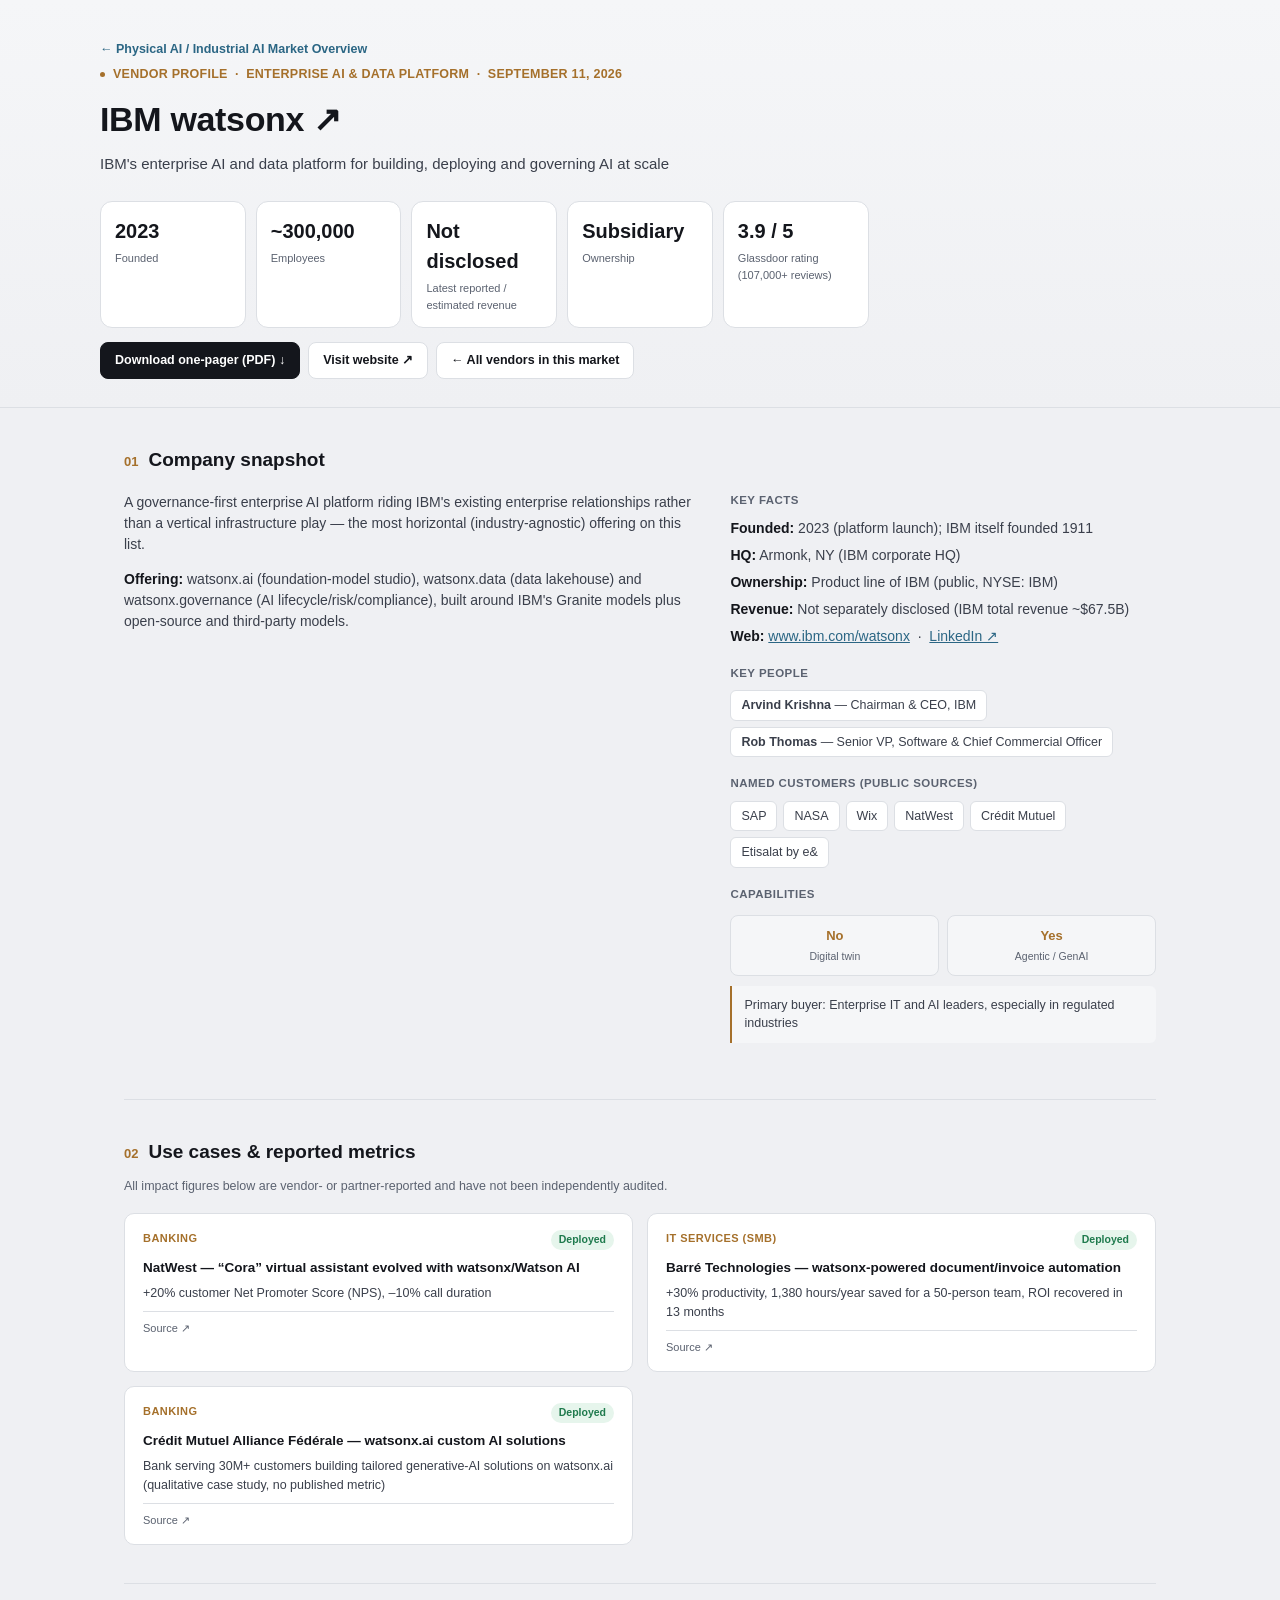
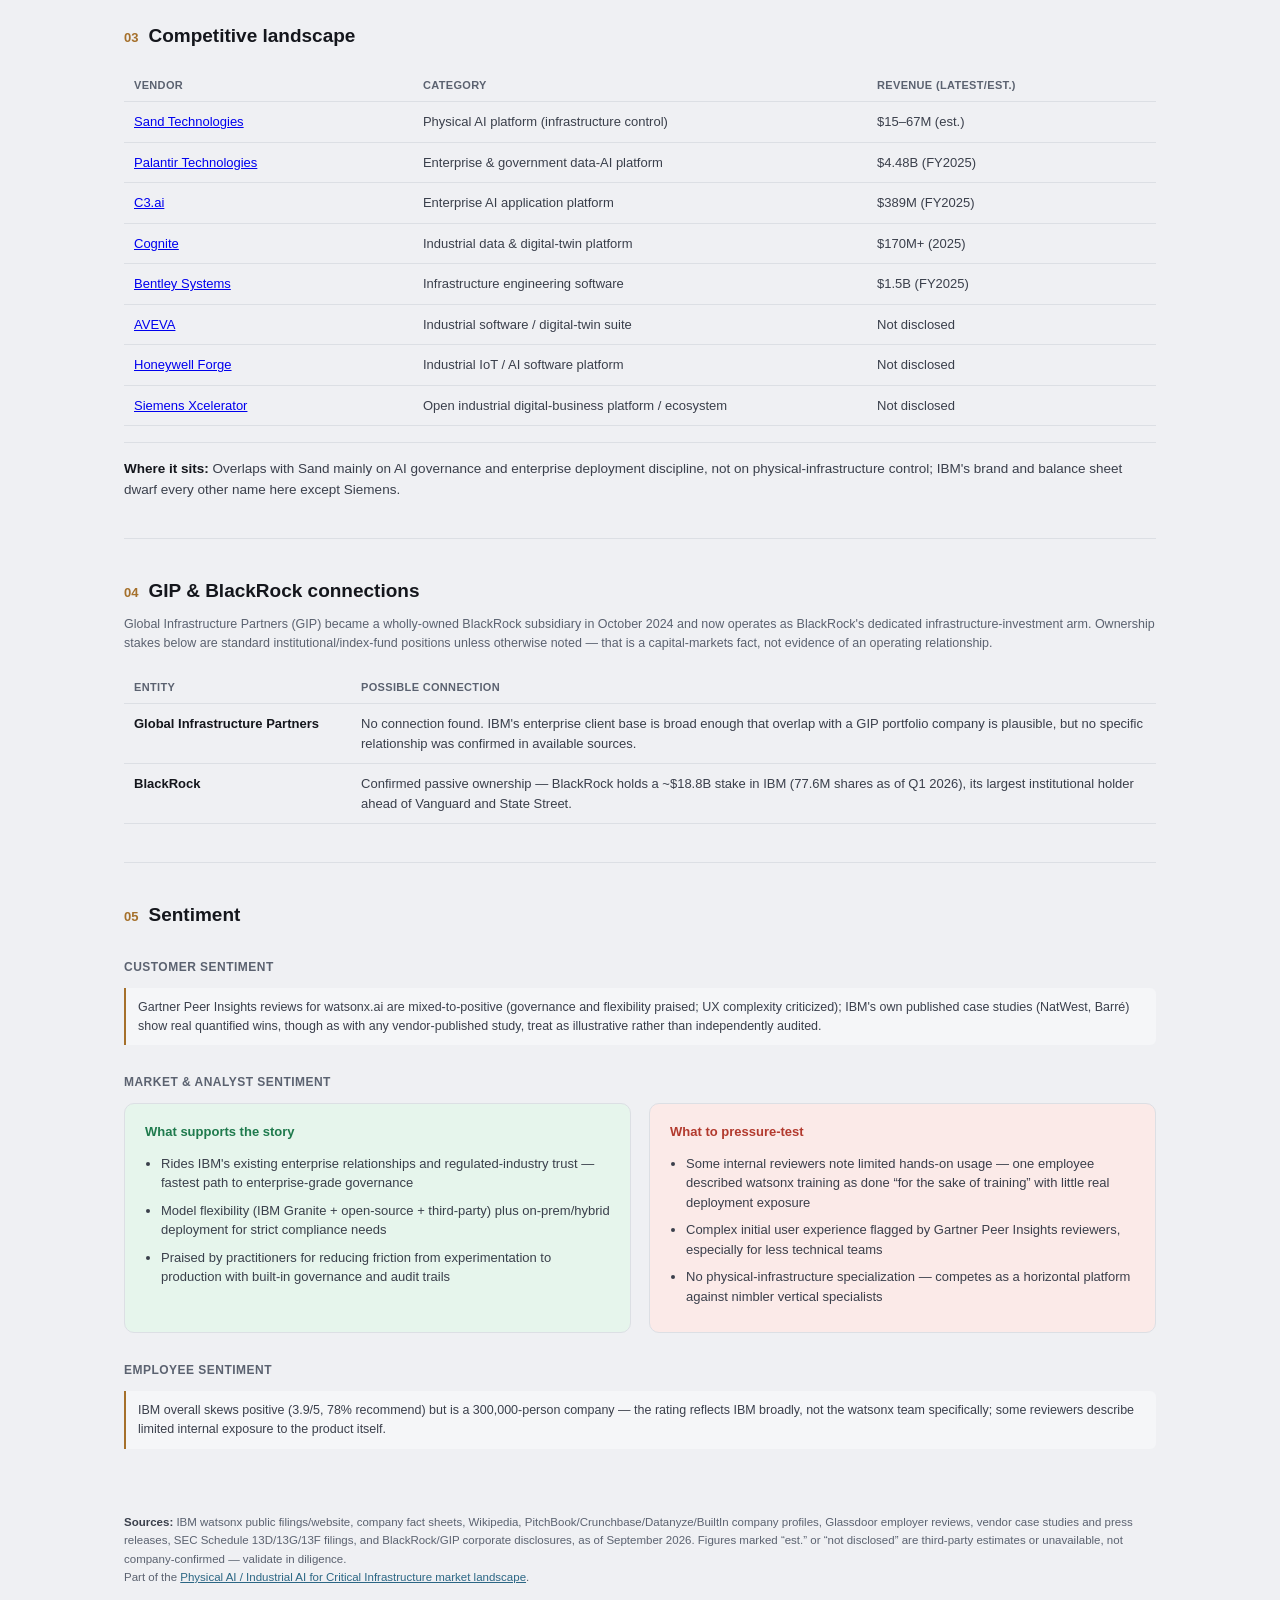
<file: ibm-watsonx-dashboard.html>
<!DOCTYPE html>
<html lang="en">
<head>
<meta charset="UTF-8">
<meta name="viewport" content="width=device-width, initial-scale=1.0">
<title>IBM watsonx — Vendor Profile</title>
<style>

  :root{
    --bg:#EFF0F3; --panel:#FFFFFF; --panel-2:#F5F6F8; --line:#DCDFE4;
    --ink:#14161C; --ink-2:#3A3F4B; --ink-3:#5B6270;
    --sand:#A5702B; --sand-dim:#C79256; --steel:#2B6684;
    --green:#1F7A4D; --green-bg:#E6F5EC; --red:#B23A2E; --red-bg:#FBEAE8; --amber:#8A5B10;
  }
  *{box-sizing:border-box;}
  body{
    margin:0; background:var(--bg); color:var(--ink);
    font-family:-apple-system,BlinkMacSystemFont,"Segoe UI",Helvetica,Arial,sans-serif;
    line-height:1.5;
  }
  .wrap{max-width:1080px; margin:0 auto; padding:0 24px 60px;}

  header.hero{
    background:linear-gradient(180deg,#F5F6F8,#EFF0F3);
    border-bottom:1px solid var(--line);
    padding:40px 24px 28px;
  }
  .hero-inner{max-width:1080px; margin:0 auto;}
  .kicker{
    font-size:12.5px; color:var(--sand); letter-spacing:.02em; font-weight:600;
    display:flex; gap:8px; align-items:center; margin-bottom:10px;
  }
  .kicker .dot{width:5px; height:5px; border-radius:50%; background:var(--sand);}
  h1{font-size:34px; margin:0 0 8px; font-weight:700; letter-spacing:-0.01em; color:var(--ink);}
  .tagline{color:var(--ink-2); font-size:15px; max-width:640px; margin:0;}
  .tagline a{color:var(--steel); text-decoration:none;}

  .kpi-row{
    display:grid; grid-template-columns:repeat(7,1fr); gap:10px;
    margin-top:26px;
  }
  .kpi{background:var(--panel); border:1px solid var(--line); border-radius:12px; padding:14px 14px; text-align:left;}
  .kpi .num{font-size:20px; font-weight:700; color:var(--ink);}
  .kpi .lbl{font-size:11px; color:var(--ink-3); margin-top:4px;}

  section{padding:38px 0; border-bottom:1px solid var(--line);}
  section:last-of-type{border-bottom:none;}
  .sec-head{display:flex; align-items:baseline; gap:10px; margin-bottom:18px;}
  .sec-num{color:var(--sand); font-weight:700; font-size:13px;}
  h2{font-size:19px; margin:0; font-weight:700; color:var(--ink);}
  .sec-note{color:var(--ink-3); font-size:12.5px; margin:-8px 0 18px;}

  /* snapshot */
  .snap-grid{display:grid; grid-template-columns:1.35fr 1fr; gap:32px;}
  .snap-grid p{font-size:14px; color:var(--ink-2); margin:0 0 14px;}
  .snap-grid p b{color:var(--ink); font-weight:600;}
  .side-block{margin-bottom:18px;}
  .side-block h4{font-size:11.5px; text-transform:uppercase; letter-spacing:.04em; color:var(--ink-3); margin:0 0 8px; font-weight:600;}
  .chip-row{display:flex; flex-wrap:wrap; gap:6px;}
  .chip{
    font-size:12.5px; background:var(--panel); border:1px solid var(--line);
    color:var(--ink-2); padding:5px 10px; border-radius:6px;
  }

  /* ratings */
  .rating-cards{display:grid; grid-template-columns:1fr 1fr; gap:16px; margin-bottom:18px;}
  .rcard{background:var(--panel); border:1px solid var(--line); border-radius:10px; padding:18px 20px;}
  .rcard .src{font-size:12px; color:var(--ink-3); margin-bottom:10px;}
  .rcard .big{font-size:28px; font-weight:700; display:flex; align-items:baseline; gap:8px; color:var(--ink);}
  .rcard .big small{font-size:13px; color:var(--ink-3); font-weight:400;}
  .meter{height:8px; background:var(--panel-2); border-radius:4px; margin:12px 0 10px; overflow:hidden;}
  .meter > div{height:100%; background:var(--sand); border-radius:4px;}
  .stat-line{display:flex; justify-content:space-between; font-size:12.5px; color:var(--ink-2); padding:4px 0; border-top:1px solid var(--line);}
  .grade-row{display:flex; gap:8px; margin-top:12px;}
  .grade{
    flex:1; text-align:center; border-radius:8px; padding:10px 6px; border:1px solid var(--line); background:var(--panel-2);
  }
  .grade .letter{font-size:18px; font-weight:700; color:var(--sand);}
  .grade.weak .letter{color:var(--red);}
  .grade .cap{font-size:10.5px; color:var(--ink-3); margin-top:3px;}
  .qual-note{font-size:12.5px; color:var(--ink-2); background:var(--panel-2); border-left:2px solid var(--sand); padding:10px 12px; border-radius:0 6px 6px 0;}

  /* use cases */
  .uc-grid{display:grid; grid-template-columns:repeat(2,1fr); gap:14px;}
  a.uc-card{
    background:var(--panel); border:1px solid var(--line); border-radius:10px; padding:16px 18px;
    display:block; text-decoration:none; color:inherit; transition:border-color .15s, background .15s;
  }
  a.uc-card:hover{border-color:var(--sand-dim); background:var(--panel-2);}
  a.uc-card:hover .uc-deploy{color:var(--sand);}
  .uc-top{display:flex; justify-content:space-between; align-items:flex-start; margin-bottom:8px;}
  .uc-sector{font-size:11px; text-transform:uppercase; letter-spacing:.04em; color:var(--sand); font-weight:700;}
  .uc-status-group{display:flex; align-items:center; gap:6px;}
  .uc-status{font-size:10.5px; background:var(--green-bg); color:var(--green); padding:2px 8px; border-radius:20px; font-weight:600;}
  .uc-link{font-size:11px; color:var(--ink-3);}
  .uc-deploy{font-size:13.5px; color:var(--ink); font-weight:600; margin-bottom:6px; transition:color .15s;}
  .uc-metric{font-size:12.5px; color:var(--ink-2);}
  .uc-src{font-size:11px; color:var(--ink-3); margin-top:8px; padding-top:8px; border-top:1px solid var(--line);}

  /* competitive */
  .comp-table{width:100%; border-collapse:collapse; font-size:13px;}
  .comp-table th{
    text-align:left; font-size:11px; text-transform:uppercase; letter-spacing:.03em;
    color:var(--ink-3); border-bottom:1px solid var(--line); padding:8px 10px; font-weight:600;
  }
  .comp-table td{padding:10px 10px; border-bottom:1px solid var(--line); color:var(--ink-2); vertical-align:top;}
  .comp-table td.name{color:var(--ink); font-weight:600;}
  .tag-direct{color:var(--sand); font-size:11px; font-weight:700;}
  .tag-adjacent{color:var(--steel); font-size:11px; font-weight:700;}
  .position-note{font-size:13.5px; color:var(--ink-2); margin-top:16px; padding-top:16px; border-top:1px solid var(--line);}
  .position-note b{color:var(--ink);}
  .subhead{font-size:12px; text-transform:uppercase; letter-spacing:.04em; color:var(--ink-3); font-weight:600; margin:28px 0 12px;}
  .scale-table{width:100%; border-collapse:collapse; font-size:13px;}
  .scale-table th{text-align:left; font-size:11px; text-transform:uppercase; letter-spacing:.03em; color:var(--ink-3); border-bottom:1px solid var(--line); padding:8px 10px; font-weight:600;}
  .scale-table td{padding:10px 10px; border-bottom:1px solid var(--line); color:var(--ink-2); vertical-align:top;}
  .scale-table td.name{color:var(--ink); font-weight:600;}
  .bar-cell{display:flex; align-items:center; gap:8px;}
  .bar-track{flex:1; height:6px; background:var(--panel-2); border-radius:3px; overflow:hidden; max-width:120px; border:1px solid var(--line);}
  .bar-fill{height:100%; background:var(--steel);}
  .bar-fill.sand-fill{background:var(--sand);}
  .callout{
    background:var(--panel-2); border:1px solid var(--line); border-left:2px solid var(--steel);
    border-radius:0 8px 8px 0; padding:14px 16px; font-size:13px; color:var(--ink-2); margin-top:18px;
  }
  .callout b{color:var(--ink);}

  /* sentiment */
  .sent-grid{display:grid; grid-template-columns:1fr 1fr; gap:18px;}
  .sent-col{border-radius:10px; padding:18px 20px; border:1px solid var(--line);}
  .sent-col.bull{background:var(--green-bg);}
  .sent-col.bear{background:var(--red-bg);}
  .sent-head{font-size:13px; font-weight:700; margin-bottom:12px; display:flex; align-items:center; gap:6px;}
  .sent-col.bull .sent-head{color:var(--green);}
  .sent-col.bear .sent-head{color:var(--red);}
  .sent-col ul{margin:0; padding-left:16px; font-size:13px; color:var(--ink-2);}
  .sent-col li{margin-bottom:8px;}
  .chart-box{margin-top:20px; background:var(--panel); border:1px solid var(--line); border-radius:10px; padding:18px 20px;}
  .chart-box .chart-title{font-size:12.5px; color:var(--ink-3); margin-bottom:12px;}

  footer{padding:26px 0 10px; font-size:11.5px; color:var(--ink-3); line-height:1.6;}
  footer b{color:var(--ink-2);}

  @media (max-width:720px){
    .kpi-row{grid-template-columns:repeat(2,1fr);}
    .snap-grid, .rating-cards, .uc-grid, .sent-grid{grid-template-columns:1fr;}
    h1{font-size:26px;}
  }

/* --- market hub additions --- */
.topnav{display:flex; justify-content:space-between; align-items:center; margin-bottom:6px;}
.back-link{font-size:12.5px; color:var(--steel); text-decoration:none; font-weight:600;}
.back-link:hover{text-decoration:underline;}
.btn{
  display:inline-block; font-size:12.5px; font-weight:600; color:#fff; background:var(--ink);
  padding:8px 14px; border-radius:8px; text-decoration:none; border:1px solid var(--ink);
}
.btn:hover{background:var(--sand); border-color:var(--sand);}
.btn.secondary{background:var(--panel); color:var(--ink); border:1px solid var(--line);}
.btn.secondary:hover{background:var(--panel-2); border-color:var(--sand-dim); color:var(--sand);}
.btn-row{display:flex; gap:8px; flex-wrap:wrap; margin-top:14px;}

.vendor-grid{display:grid; grid-template-columns:repeat(3,1fr); gap:16px;}
.vcard{background:var(--panel); border:1px solid var(--line); border-radius:12px; padding:18px 20px; display:flex; flex-direction:column;}
.vcard-top{display:flex; justify-content:space-between; align-items:flex-start; margin-bottom:8px;}
.vcard-name{font-size:16px; font-weight:700; color:var(--ink); text-decoration:none;}
.vcard-name:hover{color:var(--sand);}
.vcard-cat{font-size:10.5px; text-transform:uppercase; letter-spacing:.03em; color:var(--sand); font-weight:700; margin-bottom:6px;}
.vcard-desc{font-size:12.5px; color:var(--ink-2); flex:1; margin-bottom:12px;}
.vcard-kpi{background:var(--panel-2); border:1px solid var(--line); border-radius:8px; padding:8px 10px; margin-bottom:12px;}
.vcard-kpi .k-num{font-size:15px; font-weight:700; color:var(--ink);}
.vcard-kpi .k-lbl{font-size:10.5px; color:var(--ink-3);}
.vcard-actions{display:flex; gap:6px;}
.vcard-actions a{flex:1; text-align:center; font-size:11.5px; padding:7px 8px;}

.matrix-table{width:100%; border-collapse:collapse; font-size:12px;}
.matrix-table th{text-align:left; font-size:10.5px; text-transform:uppercase; letter-spacing:.02em; color:var(--ink-3); border-bottom:1px solid var(--line); padding:8px 8px; font-weight:600; background:var(--panel);}
.matrix-table td{padding:9px 8px; border-bottom:1px solid var(--line); color:var(--ink-2); vertical-align:top;}
.matrix-table td.mname{color:var(--ink); font-weight:600; white-space:nowrap;}
.matrix-table tr:nth-child(even) td{background:var(--panel-2);}
.matrix-table a{color:var(--steel); text-decoration:none; font-weight:600;}
.matrix-table a:hover{text-decoration:underline;}

@media (max-width:900px){
  .vendor-grid{grid-template-columns:repeat(2,1fr);}
}
@media (max-width:600px){
  .vendor-grid{grid-template-columns:1fr;}
}

</style>
</head>
<body>

<header class="hero">
  <div class="hero-inner">
    <div class="topnav">
      <a class="back-link" href="market-overview.html">&larr; Physical AI / Industrial AI Market Overview</a>
    </div>
    <div class="kicker"><span class="dot"></span>VENDOR PROFILE &nbsp;·&nbsp; ENTERPRISE AI &AMP; DATA PLATFORM &nbsp;·&nbsp; SEPTEMBER 11, 2026</div>
    <h1><a href="https://www.ibm.com/watsonx" target="_blank" rel="noopener" style="color:inherit; text-decoration:none;">IBM watsonx ↗</a></h1>
    <p class="tagline">IBM's enterprise AI and data platform for building, deploying and governing AI at scale</p>
    <div class="kpi-row">
      <div class="kpi"><div class="num">2023</div><div class="lbl">Founded</div></div>
      <div class="kpi"><div class="num">~300,000</div><div class="lbl">Employees</div></div>
      <div class="kpi"><div class="num">Not disclosed</div><div class="lbl">Latest reported / estimated revenue</div></div>
      <div class="kpi"><div class="num">Subsidiary</div><div class="lbl">Ownership</div></div>
      <div class="kpi"><div class="num">3.9 / 5</div><div class="lbl">Glassdoor rating (107,000+ reviews)</div></div>
    </div>
    <div class="btn-row">
      <a class="btn" href="ibm-watsonx-one-sheet.pdf" download>Download one-pager (PDF) &darr;</a>
      <a class="btn secondary" href="https://www.ibm.com/watsonx" target="_blank" rel="noopener">Visit website ↗</a>
      <a class="btn secondary" href="market-overview.html">← All vendors in this market</a>
    </div>
  </div>
</header>

<div class="wrap">

  <section>
    <div class="sec-head"><span class="sec-num">01</span><h2>Company snapshot</h2></div>
    <div class="snap-grid">
      <div>
        <p>A governance-first enterprise AI platform riding IBM's existing enterprise relationships rather than a vertical infrastructure play — the most horizontal (industry-agnostic) offering on this list.</p>
        <p><b>Offering:</b> watsonx.ai (foundation-model studio), watsonx.data (data lakehouse) and watsonx.governance (AI lifecycle/risk/compliance), built around IBM's Granite models plus open-source and third-party models.</p>
      </div>
      <div>
        <div class="side-block">
          <h4>Key facts</h4>
          <p style="margin:0 0 6px;"><b>Founded:</b> 2023 (platform launch); IBM itself founded 1911</p>
          <p style="margin:0 0 6px;"><b>HQ:</b> Armonk, NY (IBM corporate HQ)</p>
          <p style="margin:0 0 6px;"><b>Ownership:</b> Product line of IBM (public, NYSE: IBM)</p>
          <p style="margin:0 0 6px;"><b>Revenue:</b> Not separately disclosed (IBM total revenue ~$67.5B)</p>
          <p style="margin:0;"><b>Web:</b> <a href="https://www.ibm.com/watsonx" target="_blank" rel="noopener" style="color:var(--steel);">www.ibm.com/watsonx</a> &nbsp;·&nbsp; <a href="https://www.linkedin.com/company/ibm" target="_blank" rel="noopener" style="color:var(--steel);">LinkedIn ↗</a></p>
        </div>
        <div class="side-block">
          <h4>Key people</h4>
          <div class="chip-row"><span class="chip"><b>Arvind Krishna</b> — Chairman &amp; CEO, IBM</span><span class="chip"><b>Rob Thomas</b> — Senior VP, Software &amp; Chief Commercial Officer</span></div>
        </div>
        <div class="side-block">
          <h4>Named customers (public sources)</h4>
          <div class="chip-row"><span class="chip">SAP</span><span class="chip">NASA</span><span class="chip">Wix</span><span class="chip">NatWest</span><span class="chip">Crédit Mutuel</span><span class="chip">Etisalat by e&amp;</span></div>
        </div>
        <div class="side-block">
          <h4>Capabilities</h4>
          <div class="grade-row">
            <div class="grade"><div class="letter" style="font-size:13px;">No</div><div class="cap">Digital twin</div></div>
            <div class="grade"><div class="letter" style="font-size:13px;">Yes</div><div class="cap">Agentic / GenAI</div></div>
          </div>
          <div style="margin-top:10px;" class="qual-note">Primary buyer: Enterprise IT and AI leaders, especially in regulated industries</div>
        </div>
      </div>
    </div>
  </section>

  <section>
    <div class="sec-head"><span class="sec-num">02</span><h2>Use cases &amp; reported metrics</h2></div>
    <div class="sec-note">All impact figures below are vendor- or partner-reported and have not been independently audited.</div>
    <div class="uc-grid">
      <a class="uc-card" href="https://www.ibm.com/case-studies/natwest-group-watson" target="_blank" rel="noopener">
        <div class="uc-top"><span class="uc-sector">Banking</span><span class="uc-status">Deployed</span></div>
        <div class="uc-deploy">NatWest — “Cora” virtual assistant evolved with watsonx/Watson AI</div>
        <div class="uc-metric">+20% customer Net Promoter Score (NPS), –10% call duration</div>
        <div class="uc-src">Source ↗</div>
      </a>
      <a class="uc-card" href="https://www.cuspera.com/products/ibm-watsonx-assistant-x-19743/customer-story" target="_blank" rel="noopener">
        <div class="uc-top"><span class="uc-sector">IT services (SMB)</span><span class="uc-status">Deployed</span></div>
        <div class="uc-deploy">Barré Technologies — watsonx-powered document/invoice automation</div>
        <div class="uc-metric">+30% productivity, 1,380 hours/year saved for a 50-person team, ROI recovered in 13 months</div>
        <div class="uc-src">Source ↗</div>
      </a>
      <a class="uc-card" href="https://www.ibm.com/es-es/case-studies/credit-mutuel-alliance-federale-client-quote" target="_blank" rel="noopener">
        <div class="uc-top"><span class="uc-sector">Banking</span><span class="uc-status">Deployed</span></div>
        <div class="uc-deploy">Crédit Mutuel Alliance Fédérale — watsonx.ai custom AI solutions</div>
        <div class="uc-metric">Bank serving 30M+ customers building tailored generative-AI solutions on watsonx.ai (qualitative case study, no published metric)</div>
        <div class="uc-src">Source ↗</div>
      </a>
    </div>
  </section>

  <section>
    <div class="sec-head"><span class="sec-num">03</span><h2>Competitive landscape</h2></div>
    <table class="comp-table">
      <thead><tr><th style="width:28%;">Vendor</th><th style="width:44%;">Category</th><th>Revenue (latest/est.)</th></tr></thead>
      <tbody><tr><td class="mname"><a href="sand-technologies-dashboard.html">Sand Technologies</a></td><td>Physical AI platform (infrastructure control)</td><td>$15–67M (est.)</td></tr><tr><td class="mname"><a href="palantir-dashboard.html">Palantir Technologies</a></td><td>Enterprise &amp; government data-AI platform</td><td>$4.48B (FY2025)</td></tr><tr><td class="mname"><a href="c3ai-dashboard.html">C3.ai</a></td><td>Enterprise AI application platform</td><td>$389M (FY2025)</td></tr><tr><td class="mname"><a href="cognite-dashboard.html">Cognite</a></td><td>Industrial data &amp; digital-twin platform</td><td>$170M+ (2025)</td></tr><tr><td class="mname"><a href="bentley-systems-dashboard.html">Bentley Systems</a></td><td>Infrastructure engineering software</td><td>$1.5B (FY2025)</td></tr><tr><td class="mname"><a href="aveva-dashboard.html">AVEVA</a></td><td>Industrial software / digital-twin suite</td><td>Not disclosed</td></tr><tr><td class="mname"><a href="honeywell-forge-dashboard.html">Honeywell Forge</a></td><td>Industrial IoT / AI software platform</td><td>Not disclosed</td></tr><tr><td class="mname"><a href="siemens-xcelerator-dashboard.html">Siemens Xcelerator</a></td><td>Open industrial digital-business platform / ecosystem</td><td>Not disclosed</td></tr>
      </tbody>
    </table>
    <div class="position-note"><b>Where it sits:</b> Overlaps with Sand mainly on AI governance and enterprise deployment discipline, not on physical-infrastructure control; IBM's brand and balance sheet dwarf every other name here except Siemens.</div>
  </section>

  <section>
    <div class="sec-head"><span class="sec-num">04</span><h2>GIP &amp; BlackRock connections</h2></div>
    <div class="sec-note">Global Infrastructure Partners (GIP) became a wholly-owned BlackRock subsidiary in October 2024 and now operates as BlackRock's dedicated infrastructure-investment arm. Ownership stakes below are standard institutional/index-fund positions unless otherwise noted — that is a capital-markets fact, not evidence of an operating relationship.</div>
    <table class="scale-table">
      <thead><tr><th style="width:22%;">Entity</th><th>Possible connection</th></tr></thead>
      <tbody>
        <tr><td class="name">Global Infrastructure Partners</td><td>No connection found. IBM's enterprise client base is broad enough that overlap with a GIP portfolio company is plausible, but no specific relationship was confirmed in available sources.</td></tr>
        <tr><td class="name">BlackRock</td><td>Confirmed passive ownership — BlackRock holds a ~$18.8B stake in IBM (77.6M shares as of Q1 2026), its largest institutional holder ahead of Vanguard and State Street.</td></tr>
      </tbody>
    </table>
  </section>

  <section>
    <div class="sec-head"><span class="sec-num">05</span><h2>Sentiment</h2></div>

    <div class="subhead">Customer sentiment</div>
    <div class="qual-note" style="margin-bottom:18px;">Gartner Peer Insights reviews for watsonx.ai are mixed-to-positive (governance and flexibility praised; UX complexity criticized); IBM's own published case studies (NatWest, Barré) show real quantified wins, though as with any vendor-published study, treat as illustrative rather than independently audited.</div>

    <div class="subhead">Market &amp; analyst sentiment</div>
    <div class="sent-grid">
      <div class="sent-col bull">
        <div class="sent-head">What supports the story</div>
        <ul><li>Rides IBM's existing enterprise relationships and regulated-industry trust — fastest path to enterprise-grade governance</li><li>Model flexibility (IBM Granite + open-source + third-party) plus on-prem/hybrid deployment for strict compliance needs</li><li>Praised by practitioners for reducing friction from experimentation to production with built-in governance and audit trails</li></ul>
      </div>
      <div class="sent-col bear">
        <div class="sent-head">What to pressure-test</div>
        <ul><li>Some internal reviewers note limited hands-on usage — one employee described watsonx training as done “for the sake of training” with little real deployment exposure</li><li>Complex initial user experience flagged by Gartner Peer Insights reviewers, especially for less technical teams</li><li>No physical-infrastructure specialization — competes as a horizontal platform against nimbler vertical specialists</li></ul>
      </div>
    </div>

    <div class="subhead">Employee sentiment</div>
    <div class="qual-note">IBM overall skews positive (3.9/5, 78% recommend) but is a 300,000-person company — the rating reflects IBM broadly, not the watsonx team specifically; some reviewers describe limited internal exposure to the product itself.</div>
  </section>

  <footer>
    <b>Sources:</b> IBM watsonx public filings/website, company fact sheets, Wikipedia, PitchBook/Crunchbase/Datanyze/BuiltIn company profiles, Glassdoor employer reviews, vendor case studies and press releases, SEC Schedule 13D/13G/13F filings, and BlackRock/GIP corporate disclosures, as of September 2026. Figures marked “est.” or “not disclosed” are third-party estimates or unavailable, not company-confirmed — validate in diligence.<br>
    Part of the <a href="market-overview.html" style="color:var(--steel);">Physical AI / Industrial AI for Critical Infrastructure market landscape</a>.
  </footer>

</div>
</body>
</html>
</file>
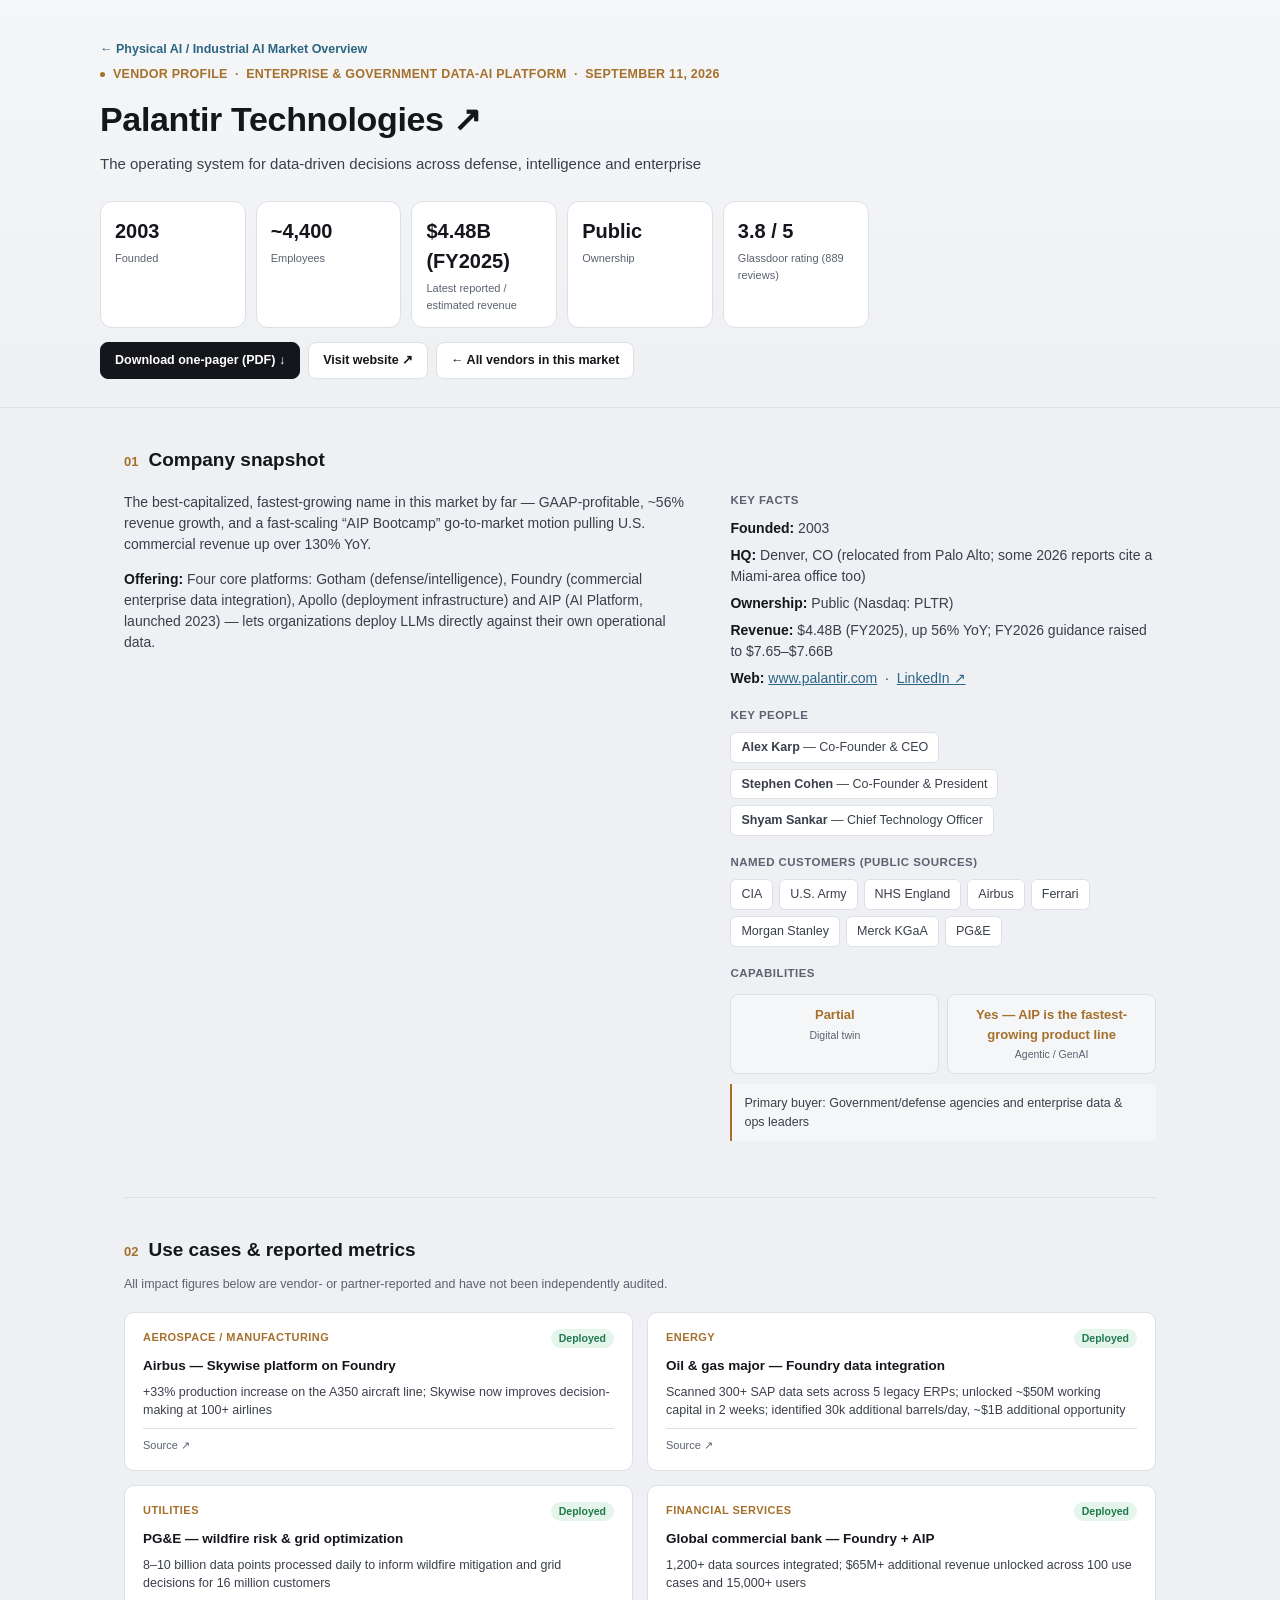
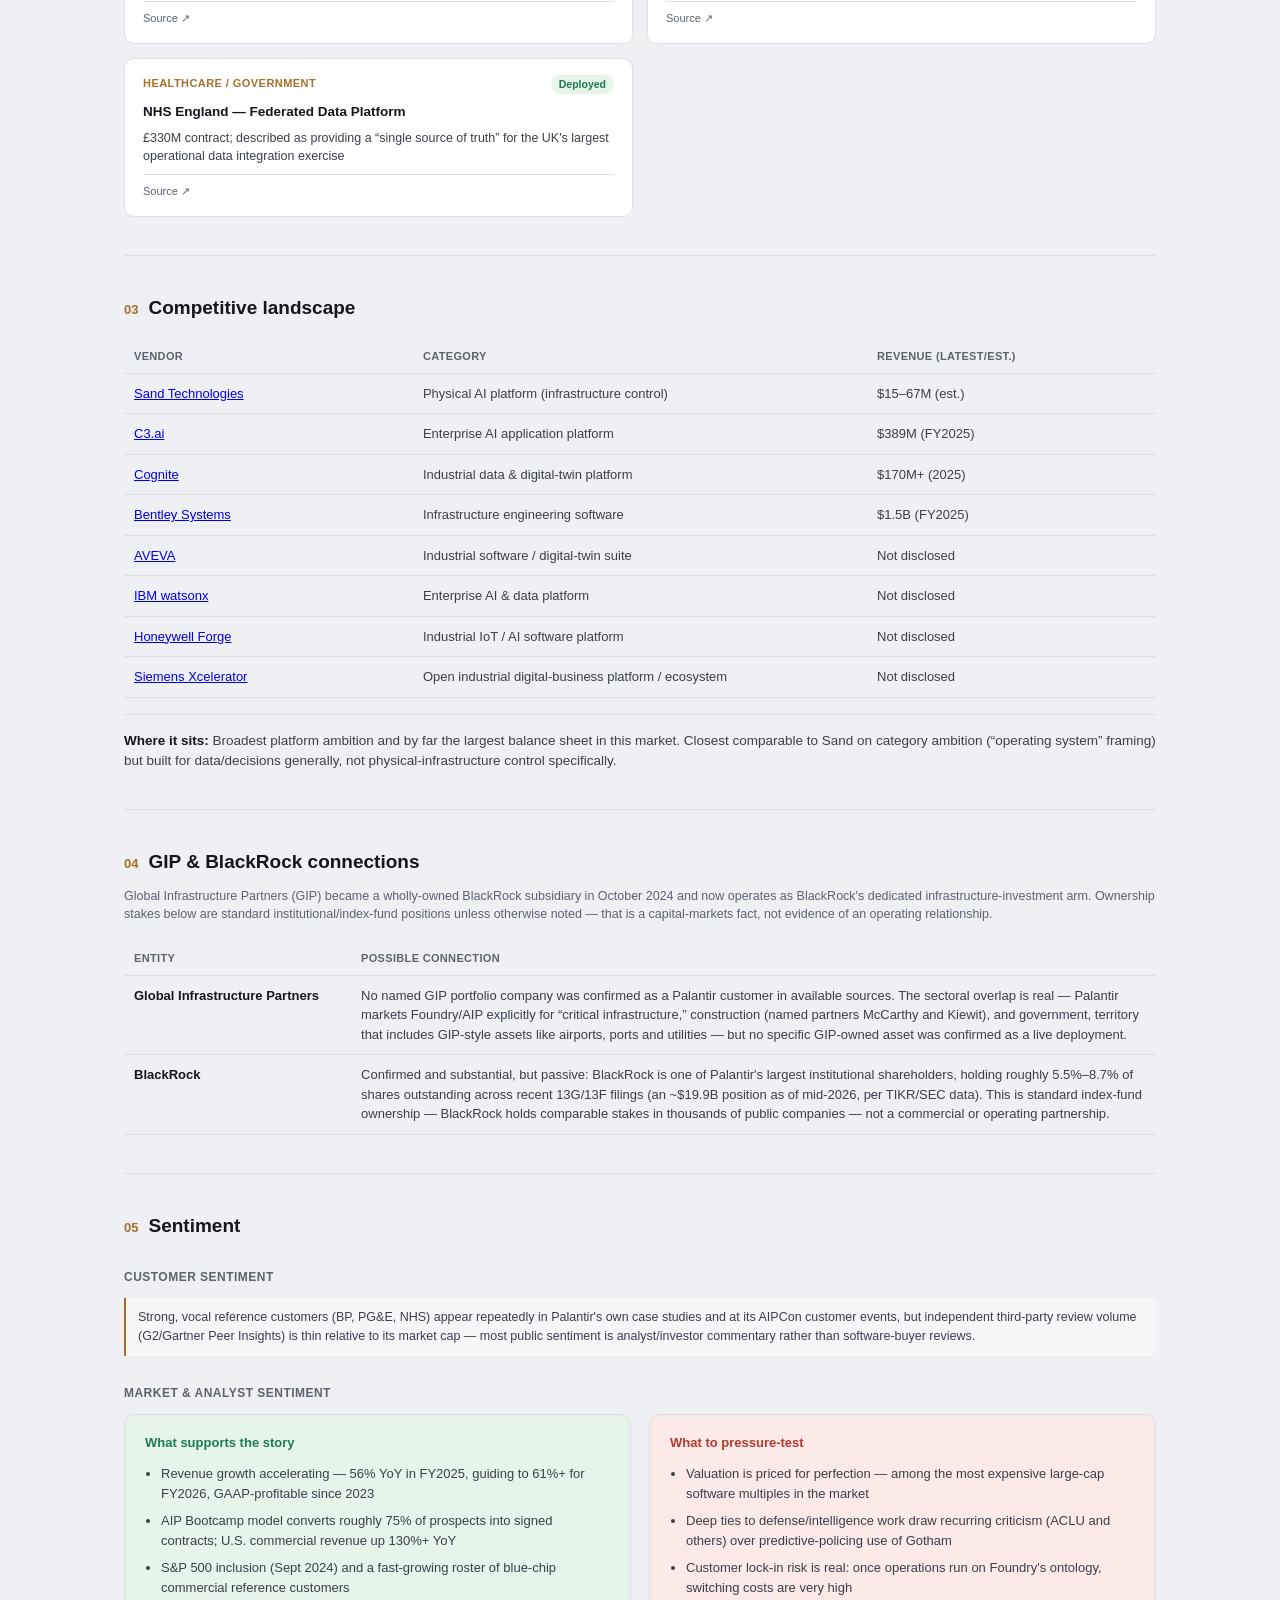
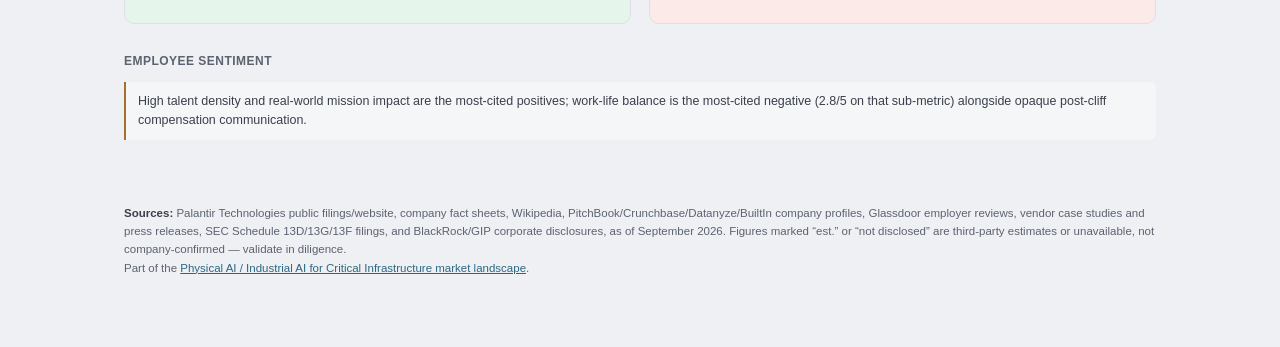
<file: palantir-dashboard.html>
<!DOCTYPE html>
<html lang="en">
<head>
<meta charset="UTF-8">
<meta name="viewport" content="width=device-width, initial-scale=1.0">
<title>Palantir Technologies — Vendor Profile</title>
<style>

  :root{
    --bg:#EFF0F3; --panel:#FFFFFF; --panel-2:#F5F6F8; --line:#DCDFE4;
    --ink:#14161C; --ink-2:#3A3F4B; --ink-3:#5B6270;
    --sand:#A5702B; --sand-dim:#C79256; --steel:#2B6684;
    --green:#1F7A4D; --green-bg:#E6F5EC; --red:#B23A2E; --red-bg:#FBEAE8; --amber:#8A5B10;
  }
  *{box-sizing:border-box;}
  body{
    margin:0; background:var(--bg); color:var(--ink);
    font-family:-apple-system,BlinkMacSystemFont,"Segoe UI",Helvetica,Arial,sans-serif;
    line-height:1.5;
  }
  .wrap{max-width:1080px; margin:0 auto; padding:0 24px 60px;}

  header.hero{
    background:linear-gradient(180deg,#F5F6F8,#EFF0F3);
    border-bottom:1px solid var(--line);
    padding:40px 24px 28px;
  }
  .hero-inner{max-width:1080px; margin:0 auto;}
  .kicker{
    font-size:12.5px; color:var(--sand); letter-spacing:.02em; font-weight:600;
    display:flex; gap:8px; align-items:center; margin-bottom:10px;
  }
  .kicker .dot{width:5px; height:5px; border-radius:50%; background:var(--sand);}
  h1{font-size:34px; margin:0 0 8px; font-weight:700; letter-spacing:-0.01em; color:var(--ink);}
  .tagline{color:var(--ink-2); font-size:15px; max-width:640px; margin:0;}
  .tagline a{color:var(--steel); text-decoration:none;}

  .kpi-row{
    display:grid; grid-template-columns:repeat(7,1fr); gap:10px;
    margin-top:26px;
  }
  .kpi{background:var(--panel); border:1px solid var(--line); border-radius:12px; padding:14px 14px; text-align:left;}
  .kpi .num{font-size:20px; font-weight:700; color:var(--ink);}
  .kpi .lbl{font-size:11px; color:var(--ink-3); margin-top:4px;}

  section{padding:38px 0; border-bottom:1px solid var(--line);}
  section:last-of-type{border-bottom:none;}
  .sec-head{display:flex; align-items:baseline; gap:10px; margin-bottom:18px;}
  .sec-num{color:var(--sand); font-weight:700; font-size:13px;}
  h2{font-size:19px; margin:0; font-weight:700; color:var(--ink);}
  .sec-note{color:var(--ink-3); font-size:12.5px; margin:-8px 0 18px;}

  /* snapshot */
  .snap-grid{display:grid; grid-template-columns:1.35fr 1fr; gap:32px;}
  .snap-grid p{font-size:14px; color:var(--ink-2); margin:0 0 14px;}
  .snap-grid p b{color:var(--ink); font-weight:600;}
  .side-block{margin-bottom:18px;}
  .side-block h4{font-size:11.5px; text-transform:uppercase; letter-spacing:.04em; color:var(--ink-3); margin:0 0 8px; font-weight:600;}
  .chip-row{display:flex; flex-wrap:wrap; gap:6px;}
  .chip{
    font-size:12.5px; background:var(--panel); border:1px solid var(--line);
    color:var(--ink-2); padding:5px 10px; border-radius:6px;
  }

  /* ratings */
  .rating-cards{display:grid; grid-template-columns:1fr 1fr; gap:16px; margin-bottom:18px;}
  .rcard{background:var(--panel); border:1px solid var(--line); border-radius:10px; padding:18px 20px;}
  .rcard .src{font-size:12px; color:var(--ink-3); margin-bottom:10px;}
  .rcard .big{font-size:28px; font-weight:700; display:flex; align-items:baseline; gap:8px; color:var(--ink);}
  .rcard .big small{font-size:13px; color:var(--ink-3); font-weight:400;}
  .meter{height:8px; background:var(--panel-2); border-radius:4px; margin:12px 0 10px; overflow:hidden;}
  .meter > div{height:100%; background:var(--sand); border-radius:4px;}
  .stat-line{display:flex; justify-content:space-between; font-size:12.5px; color:var(--ink-2); padding:4px 0; border-top:1px solid var(--line);}
  .grade-row{display:flex; gap:8px; margin-top:12px;}
  .grade{
    flex:1; text-align:center; border-radius:8px; padding:10px 6px; border:1px solid var(--line); background:var(--panel-2);
  }
  .grade .letter{font-size:18px; font-weight:700; color:var(--sand);}
  .grade.weak .letter{color:var(--red);}
  .grade .cap{font-size:10.5px; color:var(--ink-3); margin-top:3px;}
  .qual-note{font-size:12.5px; color:var(--ink-2); background:var(--panel-2); border-left:2px solid var(--sand); padding:10px 12px; border-radius:0 6px 6px 0;}

  /* use cases */
  .uc-grid{display:grid; grid-template-columns:repeat(2,1fr); gap:14px;}
  a.uc-card{
    background:var(--panel); border:1px solid var(--line); border-radius:10px; padding:16px 18px;
    display:block; text-decoration:none; color:inherit; transition:border-color .15s, background .15s;
  }
  a.uc-card:hover{border-color:var(--sand-dim); background:var(--panel-2);}
  a.uc-card:hover .uc-deploy{color:var(--sand);}
  .uc-top{display:flex; justify-content:space-between; align-items:flex-start; margin-bottom:8px;}
  .uc-sector{font-size:11px; text-transform:uppercase; letter-spacing:.04em; color:var(--sand); font-weight:700;}
  .uc-status-group{display:flex; align-items:center; gap:6px;}
  .uc-status{font-size:10.5px; background:var(--green-bg); color:var(--green); padding:2px 8px; border-radius:20px; font-weight:600;}
  .uc-link{font-size:11px; color:var(--ink-3);}
  .uc-deploy{font-size:13.5px; color:var(--ink); font-weight:600; margin-bottom:6px; transition:color .15s;}
  .uc-metric{font-size:12.5px; color:var(--ink-2);}
  .uc-src{font-size:11px; color:var(--ink-3); margin-top:8px; padding-top:8px; border-top:1px solid var(--line);}

  /* competitive */
  .comp-table{width:100%; border-collapse:collapse; font-size:13px;}
  .comp-table th{
    text-align:left; font-size:11px; text-transform:uppercase; letter-spacing:.03em;
    color:var(--ink-3); border-bottom:1px solid var(--line); padding:8px 10px; font-weight:600;
  }
  .comp-table td{padding:10px 10px; border-bottom:1px solid var(--line); color:var(--ink-2); vertical-align:top;}
  .comp-table td.name{color:var(--ink); font-weight:600;}
  .tag-direct{color:var(--sand); font-size:11px; font-weight:700;}
  .tag-adjacent{color:var(--steel); font-size:11px; font-weight:700;}
  .position-note{font-size:13.5px; color:var(--ink-2); margin-top:16px; padding-top:16px; border-top:1px solid var(--line);}
  .position-note b{color:var(--ink);}
  .subhead{font-size:12px; text-transform:uppercase; letter-spacing:.04em; color:var(--ink-3); font-weight:600; margin:28px 0 12px;}
  .scale-table{width:100%; border-collapse:collapse; font-size:13px;}
  .scale-table th{text-align:left; font-size:11px; text-transform:uppercase; letter-spacing:.03em; color:var(--ink-3); border-bottom:1px solid var(--line); padding:8px 10px; font-weight:600;}
  .scale-table td{padding:10px 10px; border-bottom:1px solid var(--line); color:var(--ink-2); vertical-align:top;}
  .scale-table td.name{color:var(--ink); font-weight:600;}
  .bar-cell{display:flex; align-items:center; gap:8px;}
  .bar-track{flex:1; height:6px; background:var(--panel-2); border-radius:3px; overflow:hidden; max-width:120px; border:1px solid var(--line);}
  .bar-fill{height:100%; background:var(--steel);}
  .bar-fill.sand-fill{background:var(--sand);}
  .callout{
    background:var(--panel-2); border:1px solid var(--line); border-left:2px solid var(--steel);
    border-radius:0 8px 8px 0; padding:14px 16px; font-size:13px; color:var(--ink-2); margin-top:18px;
  }
  .callout b{color:var(--ink);}

  /* sentiment */
  .sent-grid{display:grid; grid-template-columns:1fr 1fr; gap:18px;}
  .sent-col{border-radius:10px; padding:18px 20px; border:1px solid var(--line);}
  .sent-col.bull{background:var(--green-bg);}
  .sent-col.bear{background:var(--red-bg);}
  .sent-head{font-size:13px; font-weight:700; margin-bottom:12px; display:flex; align-items:center; gap:6px;}
  .sent-col.bull .sent-head{color:var(--green);}
  .sent-col.bear .sent-head{color:var(--red);}
  .sent-col ul{margin:0; padding-left:16px; font-size:13px; color:var(--ink-2);}
  .sent-col li{margin-bottom:8px;}
  .chart-box{margin-top:20px; background:var(--panel); border:1px solid var(--line); border-radius:10px; padding:18px 20px;}
  .chart-box .chart-title{font-size:12.5px; color:var(--ink-3); margin-bottom:12px;}

  footer{padding:26px 0 10px; font-size:11.5px; color:var(--ink-3); line-height:1.6;}
  footer b{color:var(--ink-2);}

  @media (max-width:720px){
    .kpi-row{grid-template-columns:repeat(2,1fr);}
    .snap-grid, .rating-cards, .uc-grid, .sent-grid{grid-template-columns:1fr;}
    h1{font-size:26px;}
  }

/* --- market hub additions --- */
.topnav{display:flex; justify-content:space-between; align-items:center; margin-bottom:6px;}
.back-link{font-size:12.5px; color:var(--steel); text-decoration:none; font-weight:600;}
.back-link:hover{text-decoration:underline;}
.btn{
  display:inline-block; font-size:12.5px; font-weight:600; color:#fff; background:var(--ink);
  padding:8px 14px; border-radius:8px; text-decoration:none; border:1px solid var(--ink);
}
.btn:hover{background:var(--sand); border-color:var(--sand);}
.btn.secondary{background:var(--panel); color:var(--ink); border:1px solid var(--line);}
.btn.secondary:hover{background:var(--panel-2); border-color:var(--sand-dim); color:var(--sand);}
.btn-row{display:flex; gap:8px; flex-wrap:wrap; margin-top:14px;}

.vendor-grid{display:grid; grid-template-columns:repeat(3,1fr); gap:16px;}
.vcard{background:var(--panel); border:1px solid var(--line); border-radius:12px; padding:18px 20px; display:flex; flex-direction:column;}
.vcard-top{display:flex; justify-content:space-between; align-items:flex-start; margin-bottom:8px;}
.vcard-name{font-size:16px; font-weight:700; color:var(--ink); text-decoration:none;}
.vcard-name:hover{color:var(--sand);}
.vcard-cat{font-size:10.5px; text-transform:uppercase; letter-spacing:.03em; color:var(--sand); font-weight:700; margin-bottom:6px;}
.vcard-desc{font-size:12.5px; color:var(--ink-2); flex:1; margin-bottom:12px;}
.vcard-kpi{background:var(--panel-2); border:1px solid var(--line); border-radius:8px; padding:8px 10px; margin-bottom:12px;}
.vcard-kpi .k-num{font-size:15px; font-weight:700; color:var(--ink);}
.vcard-kpi .k-lbl{font-size:10.5px; color:var(--ink-3);}
.vcard-actions{display:flex; gap:6px;}
.vcard-actions a{flex:1; text-align:center; font-size:11.5px; padding:7px 8px;}

.matrix-table{width:100%; border-collapse:collapse; font-size:12px;}
.matrix-table th{text-align:left; font-size:10.5px; text-transform:uppercase; letter-spacing:.02em; color:var(--ink-3); border-bottom:1px solid var(--line); padding:8px 8px; font-weight:600; background:var(--panel);}
.matrix-table td{padding:9px 8px; border-bottom:1px solid var(--line); color:var(--ink-2); vertical-align:top;}
.matrix-table td.mname{color:var(--ink); font-weight:600; white-space:nowrap;}
.matrix-table tr:nth-child(even) td{background:var(--panel-2);}
.matrix-table a{color:var(--steel); text-decoration:none; font-weight:600;}
.matrix-table a:hover{text-decoration:underline;}

@media (max-width:900px){
  .vendor-grid{grid-template-columns:repeat(2,1fr);}
}
@media (max-width:600px){
  .vendor-grid{grid-template-columns:1fr;}
}

</style>
</head>
<body>

<header class="hero">
  <div class="hero-inner">
    <div class="topnav">
      <a class="back-link" href="market-overview.html">&larr; Physical AI / Industrial AI Market Overview</a>
    </div>
    <div class="kicker"><span class="dot"></span>VENDOR PROFILE &nbsp;·&nbsp; ENTERPRISE &AMP; GOVERNMENT DATA-AI PLATFORM &nbsp;·&nbsp; SEPTEMBER 11, 2026</div>
    <h1><a href="https://www.palantir.com" target="_blank" rel="noopener" style="color:inherit; text-decoration:none;">Palantir Technologies ↗</a></h1>
    <p class="tagline">The operating system for data-driven decisions across defense, intelligence and enterprise</p>
    <div class="kpi-row">
      <div class="kpi"><div class="num">2003</div><div class="lbl">Founded</div></div>
      <div class="kpi"><div class="num">~4,400</div><div class="lbl">Employees</div></div>
      <div class="kpi"><div class="num">$4.48B (FY2025)</div><div class="lbl">Latest reported / estimated revenue</div></div>
      <div class="kpi"><div class="num">Public</div><div class="lbl">Ownership</div></div>
      <div class="kpi"><div class="num">3.8 / 5</div><div class="lbl">Glassdoor rating (889 reviews)</div></div>
    </div>
    <div class="btn-row">
      <a class="btn" href="palantir-one-sheet.pdf" download>Download one-pager (PDF) &darr;</a>
      <a class="btn secondary" href="https://www.palantir.com" target="_blank" rel="noopener">Visit website ↗</a>
      <a class="btn secondary" href="market-overview.html">← All vendors in this market</a>
    </div>
  </div>
</header>

<div class="wrap">

  <section>
    <div class="sec-head"><span class="sec-num">01</span><h2>Company snapshot</h2></div>
    <div class="snap-grid">
      <div>
        <p>The best-capitalized, fastest-growing name in this market by far — GAAP-profitable, ~56% revenue growth, and a fast-scaling “AIP Bootcamp” go-to-market motion pulling U.S. commercial revenue up over 130% YoY.</p>
        <p><b>Offering:</b> Four core platforms: Gotham (defense/intelligence), Foundry (commercial enterprise data integration), Apollo (deployment infrastructure) and AIP (AI Platform, launched 2023) — lets organizations deploy LLMs directly against their own operational data.</p>
      </div>
      <div>
        <div class="side-block">
          <h4>Key facts</h4>
          <p style="margin:0 0 6px;"><b>Founded:</b> 2003</p>
          <p style="margin:0 0 6px;"><b>HQ:</b> Denver, CO (relocated from Palo Alto; some 2026 reports cite a Miami-area office too)</p>
          <p style="margin:0 0 6px;"><b>Ownership:</b> Public (Nasdaq: PLTR)</p>
          <p style="margin:0 0 6px;"><b>Revenue:</b> $4.48B (FY2025), up 56% YoY; FY2026 guidance raised to $7.65–$7.66B</p>
          <p style="margin:0;"><b>Web:</b> <a href="https://www.palantir.com" target="_blank" rel="noopener" style="color:var(--steel);">www.palantir.com</a> &nbsp;·&nbsp; <a href="https://www.linkedin.com/company/palantir-technologies" target="_blank" rel="noopener" style="color:var(--steel);">LinkedIn ↗</a></p>
        </div>
        <div class="side-block">
          <h4>Key people</h4>
          <div class="chip-row"><span class="chip"><b>Alex Karp</b> — Co-Founder &amp; CEO</span><span class="chip"><b>Stephen Cohen</b> — Co-Founder &amp; President</span><span class="chip"><b>Shyam Sankar</b> — Chief Technology Officer</span></div>
        </div>
        <div class="side-block">
          <h4>Named customers (public sources)</h4>
          <div class="chip-row"><span class="chip">CIA</span><span class="chip">U.S. Army</span><span class="chip">NHS England</span><span class="chip">Airbus</span><span class="chip">Ferrari</span><span class="chip">Morgan Stanley</span><span class="chip">Merck KGaA</span><span class="chip">PG&amp;E</span></div>
        </div>
        <div class="side-block">
          <h4>Capabilities</h4>
          <div class="grade-row">
            <div class="grade"><div class="letter" style="font-size:13px;">Partial</div><div class="cap">Digital twin</div></div>
            <div class="grade"><div class="letter" style="font-size:13px;">Yes — AIP is the fastest-growing product line</div><div class="cap">Agentic / GenAI</div></div>
          </div>
          <div style="margin-top:10px;" class="qual-note">Primary buyer: Government/defense agencies and enterprise data &amp; ops leaders</div>
        </div>
      </div>
    </div>
  </section>

  <section>
    <div class="sec-head"><span class="sec-num">02</span><h2>Use cases &amp; reported metrics</h2></div>
    <div class="sec-note">All impact figures below are vendor- or partner-reported and have not been independently audited.</div>
    <div class="uc-grid">
      <a class="uc-card" href="https://query.prod.cms.rt.microsoft.com/cms/api/am/binary/RW1nTi3" target="_blank" rel="noopener">
        <div class="uc-top"><span class="uc-sector">Aerospace / manufacturing</span><span class="uc-status">Deployed</span></div>
        <div class="uc-deploy">Airbus — Skywise platform on Foundry</div>
        <div class="uc-metric">+33% production increase on the A350 aircraft line; Skywise now improves decision-making at 100+ airlines</div>
        <div class="uc-src">Source ↗</div>
      </a>
      <a class="uc-card" href="https://query.prod.cms.rt.microsoft.com/cms/api/am/binary/RW1nTi3" target="_blank" rel="noopener">
        <div class="uc-top"><span class="uc-sector">Energy</span><span class="uc-status">Deployed</span></div>
        <div class="uc-deploy">Oil &amp; gas major — Foundry data integration</div>
        <div class="uc-metric">Scanned 300+ SAP data sets across 5 legacy ERPs; unlocked ~$50M working capital in 2 weeks; identified 30k additional barrels/day, ~$1B additional opportunity</div>
        <div class="uc-src">Source ↗</div>
      </a>
      <a class="uc-card" href="https://query.prod.cms.rt.microsoft.com/cms/api/am/binary/RW1nTi3" target="_blank" rel="noopener">
        <div class="uc-top"><span class="uc-sector">Utilities</span><span class="uc-status">Deployed</span></div>
        <div class="uc-deploy">PG&amp;E — wildfire risk &amp; grid optimization</div>
        <div class="uc-metric">8–10 billion data points processed daily to inform wildfire mitigation and grid decisions for 16 million customers</div>
        <div class="uc-src">Source ↗</div>
      </a>
      <a class="uc-card" href="https://query.prod.cms.rt.microsoft.com/cms/api/am/binary/RW1nTi3" target="_blank" rel="noopener">
        <div class="uc-top"><span class="uc-sector">Financial services</span><span class="uc-status">Deployed</span></div>
        <div class="uc-deploy">Global commercial bank — Foundry + AIP</div>
        <div class="uc-metric">1,200+ data sources integrated; $65M+ additional revenue unlocked across 100 use cases and 15,000+ users</div>
        <div class="uc-src">Source ↗</div>
      </a>
      <a class="uc-card" href="https://digitalstrategy.rsm.nl/2025/09/17/palantir-data-integration-or-digital-dependency/" target="_blank" rel="noopener">
        <div class="uc-top"><span class="uc-sector">Healthcare / government</span><span class="uc-status">Deployed</span></div>
        <div class="uc-deploy">NHS England — Federated Data Platform</div>
        <div class="uc-metric">£330M contract; described as providing a “single source of truth” for the UK's largest operational data integration exercise</div>
        <div class="uc-src">Source ↗</div>
      </a>
    </div>
  </section>

  <section>
    <div class="sec-head"><span class="sec-num">03</span><h2>Competitive landscape</h2></div>
    <table class="comp-table">
      <thead><tr><th style="width:28%;">Vendor</th><th style="width:44%;">Category</th><th>Revenue (latest/est.)</th></tr></thead>
      <tbody><tr><td class="mname"><a href="sand-technologies-dashboard.html">Sand Technologies</a></td><td>Physical AI platform (infrastructure control)</td><td>$15–67M (est.)</td></tr><tr><td class="mname"><a href="c3ai-dashboard.html">C3.ai</a></td><td>Enterprise AI application platform</td><td>$389M (FY2025)</td></tr><tr><td class="mname"><a href="cognite-dashboard.html">Cognite</a></td><td>Industrial data &amp; digital-twin platform</td><td>$170M+ (2025)</td></tr><tr><td class="mname"><a href="bentley-systems-dashboard.html">Bentley Systems</a></td><td>Infrastructure engineering software</td><td>$1.5B (FY2025)</td></tr><tr><td class="mname"><a href="aveva-dashboard.html">AVEVA</a></td><td>Industrial software / digital-twin suite</td><td>Not disclosed</td></tr><tr><td class="mname"><a href="ibm-watsonx-dashboard.html">IBM watsonx</a></td><td>Enterprise AI &amp; data platform</td><td>Not disclosed</td></tr><tr><td class="mname"><a href="honeywell-forge-dashboard.html">Honeywell Forge</a></td><td>Industrial IoT / AI software platform</td><td>Not disclosed</td></tr><tr><td class="mname"><a href="siemens-xcelerator-dashboard.html">Siemens Xcelerator</a></td><td>Open industrial digital-business platform / ecosystem</td><td>Not disclosed</td></tr>
      </tbody>
    </table>
    <div class="position-note"><b>Where it sits:</b> Broadest platform ambition and by far the largest balance sheet in this market. Closest comparable to Sand on category ambition (“operating system” framing) but built for data/decisions generally, not physical-infrastructure control specifically.</div>
  </section>

  <section>
    <div class="sec-head"><span class="sec-num">04</span><h2>GIP &amp; BlackRock connections</h2></div>
    <div class="sec-note">Global Infrastructure Partners (GIP) became a wholly-owned BlackRock subsidiary in October 2024 and now operates as BlackRock's dedicated infrastructure-investment arm. Ownership stakes below are standard institutional/index-fund positions unless otherwise noted — that is a capital-markets fact, not evidence of an operating relationship.</div>
    <table class="scale-table">
      <thead><tr><th style="width:22%;">Entity</th><th>Possible connection</th></tr></thead>
      <tbody>
        <tr><td class="name">Global Infrastructure Partners</td><td>No named GIP portfolio company was confirmed as a Palantir customer in available sources. The sectoral overlap is real — Palantir markets Foundry/AIP explicitly for “critical infrastructure,” construction (named partners McCarthy and Kiewit), and government, territory that includes GIP-style assets like airports, ports and utilities — but no specific GIP-owned asset was confirmed as a live deployment.</td></tr>
        <tr><td class="name">BlackRock</td><td>Confirmed and substantial, but passive: BlackRock is one of Palantir's largest institutional shareholders, holding roughly 5.5%–8.7% of shares outstanding across recent 13G/13F filings (an ~$19.9B position as of mid-2026, per TIKR/SEC data). This is standard index-fund ownership — BlackRock holds comparable stakes in thousands of public companies — not a commercial or operating partnership.</td></tr>
      </tbody>
    </table>
  </section>

  <section>
    <div class="sec-head"><span class="sec-num">05</span><h2>Sentiment</h2></div>

    <div class="subhead">Customer sentiment</div>
    <div class="qual-note" style="margin-bottom:18px;">Strong, vocal reference customers (BP, PG&amp;E, NHS) appear repeatedly in Palantir's own case studies and at its AIPCon customer events, but independent third-party review volume (G2/Gartner Peer Insights) is thin relative to its market cap — most public sentiment is analyst/investor commentary rather than software-buyer reviews.</div>

    <div class="subhead">Market &amp; analyst sentiment</div>
    <div class="sent-grid">
      <div class="sent-col bull">
        <div class="sent-head">What supports the story</div>
        <ul><li>Revenue growth accelerating — 56% YoY in FY2025, guiding to 61%+ for FY2026, GAAP-profitable since 2023</li><li>AIP Bootcamp model converts roughly 75% of prospects into signed contracts; U.S. commercial revenue up 130%+ YoY</li><li>S&amp;P 500 inclusion (Sept 2024) and a fast-growing roster of blue-chip commercial reference customers</li></ul>
      </div>
      <div class="sent-col bear">
        <div class="sent-head">What to pressure-test</div>
        <ul><li>Valuation is priced for perfection — among the most expensive large-cap software multiples in the market</li><li>Deep ties to defense/intelligence work draw recurring criticism (ACLU and others) over predictive-policing use of Gotham</li><li>Customer lock-in risk is real: once operations run on Foundry's ontology, switching costs are very high</li></ul>
      </div>
    </div>

    <div class="subhead">Employee sentiment</div>
    <div class="qual-note">High talent density and real-world mission impact are the most-cited positives; work-life balance is the most-cited negative (2.8/5 on that sub-metric) alongside opaque post-cliff compensation communication.</div>
  </section>

  <footer>
    <b>Sources:</b> Palantir Technologies public filings/website, company fact sheets, Wikipedia, PitchBook/Crunchbase/Datanyze/BuiltIn company profiles, Glassdoor employer reviews, vendor case studies and press releases, SEC Schedule 13D/13G/13F filings, and BlackRock/GIP corporate disclosures, as of September 2026. Figures marked “est.” or “not disclosed” are third-party estimates or unavailable, not company-confirmed — validate in diligence.<br>
    Part of the <a href="market-overview.html" style="color:var(--steel);">Physical AI / Industrial AI for Critical Infrastructure market landscape</a>.
  </footer>

</div>
</body>
</html>
</file>
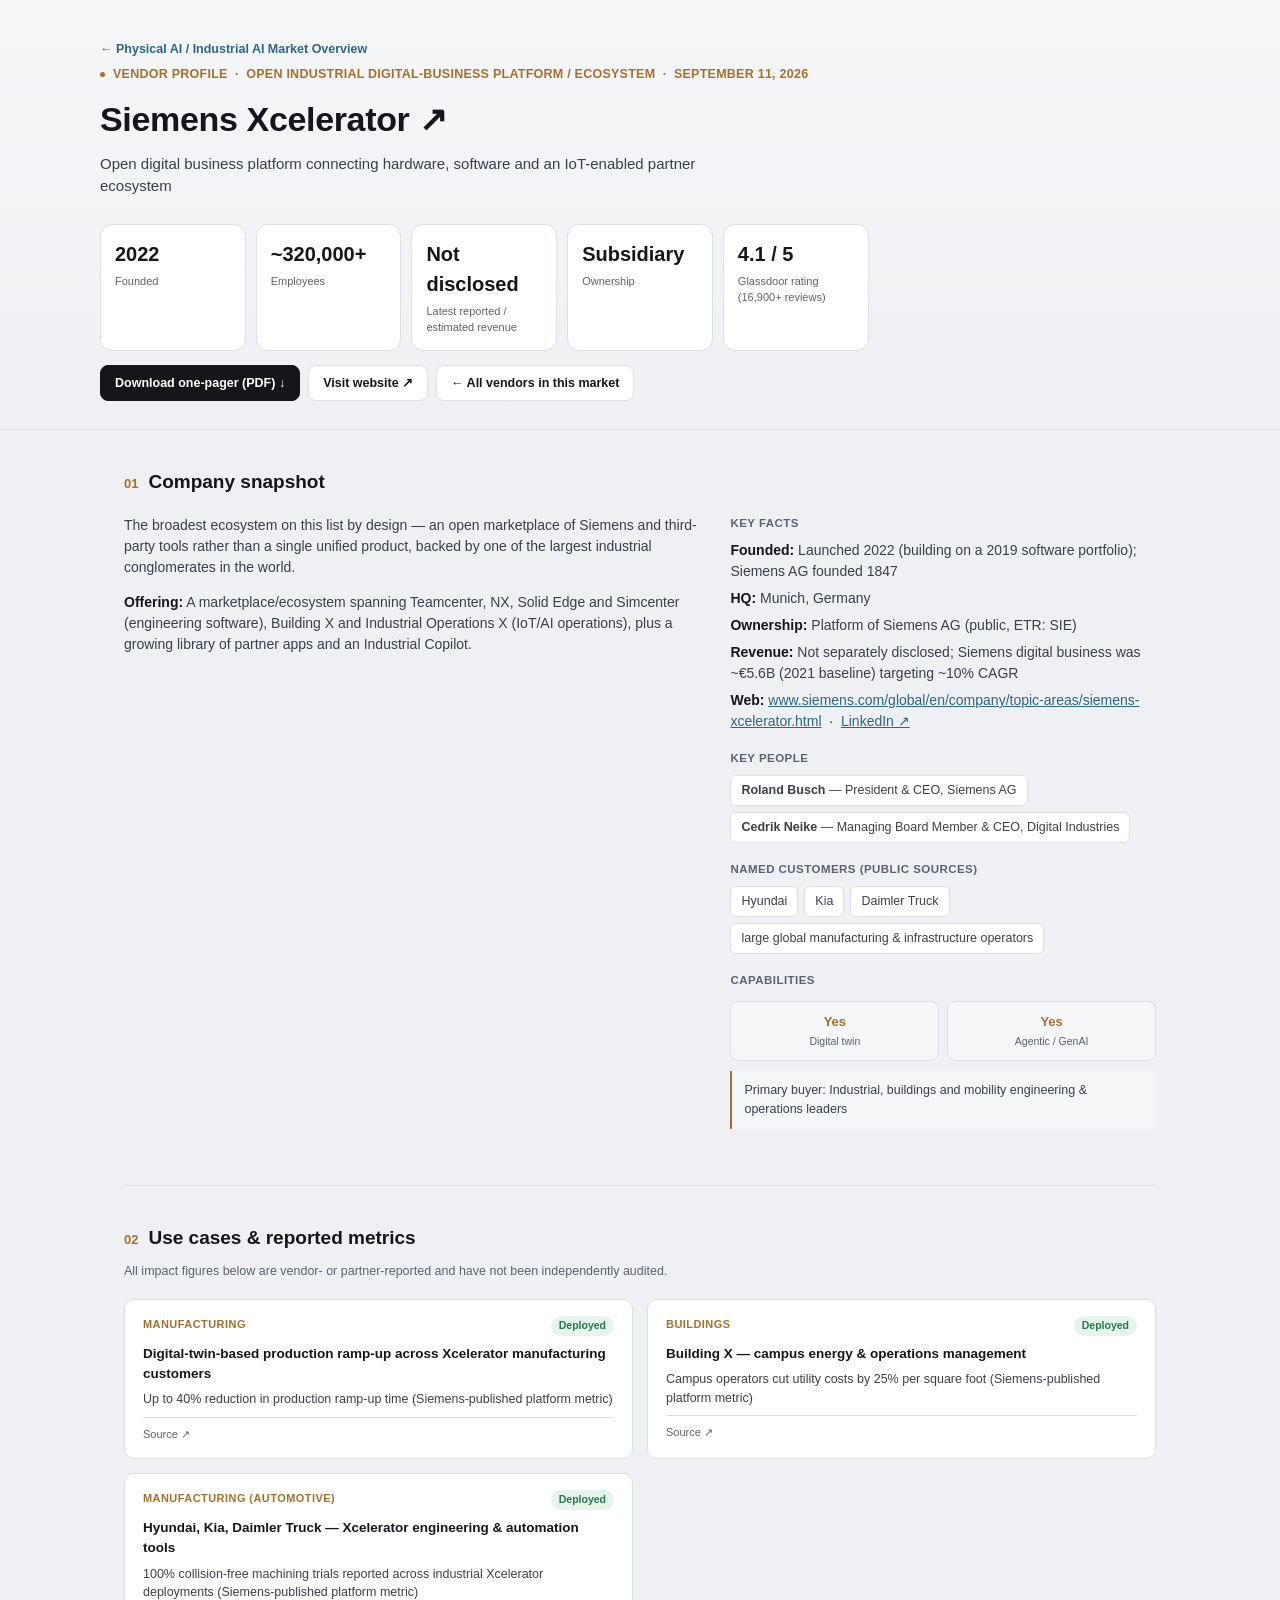
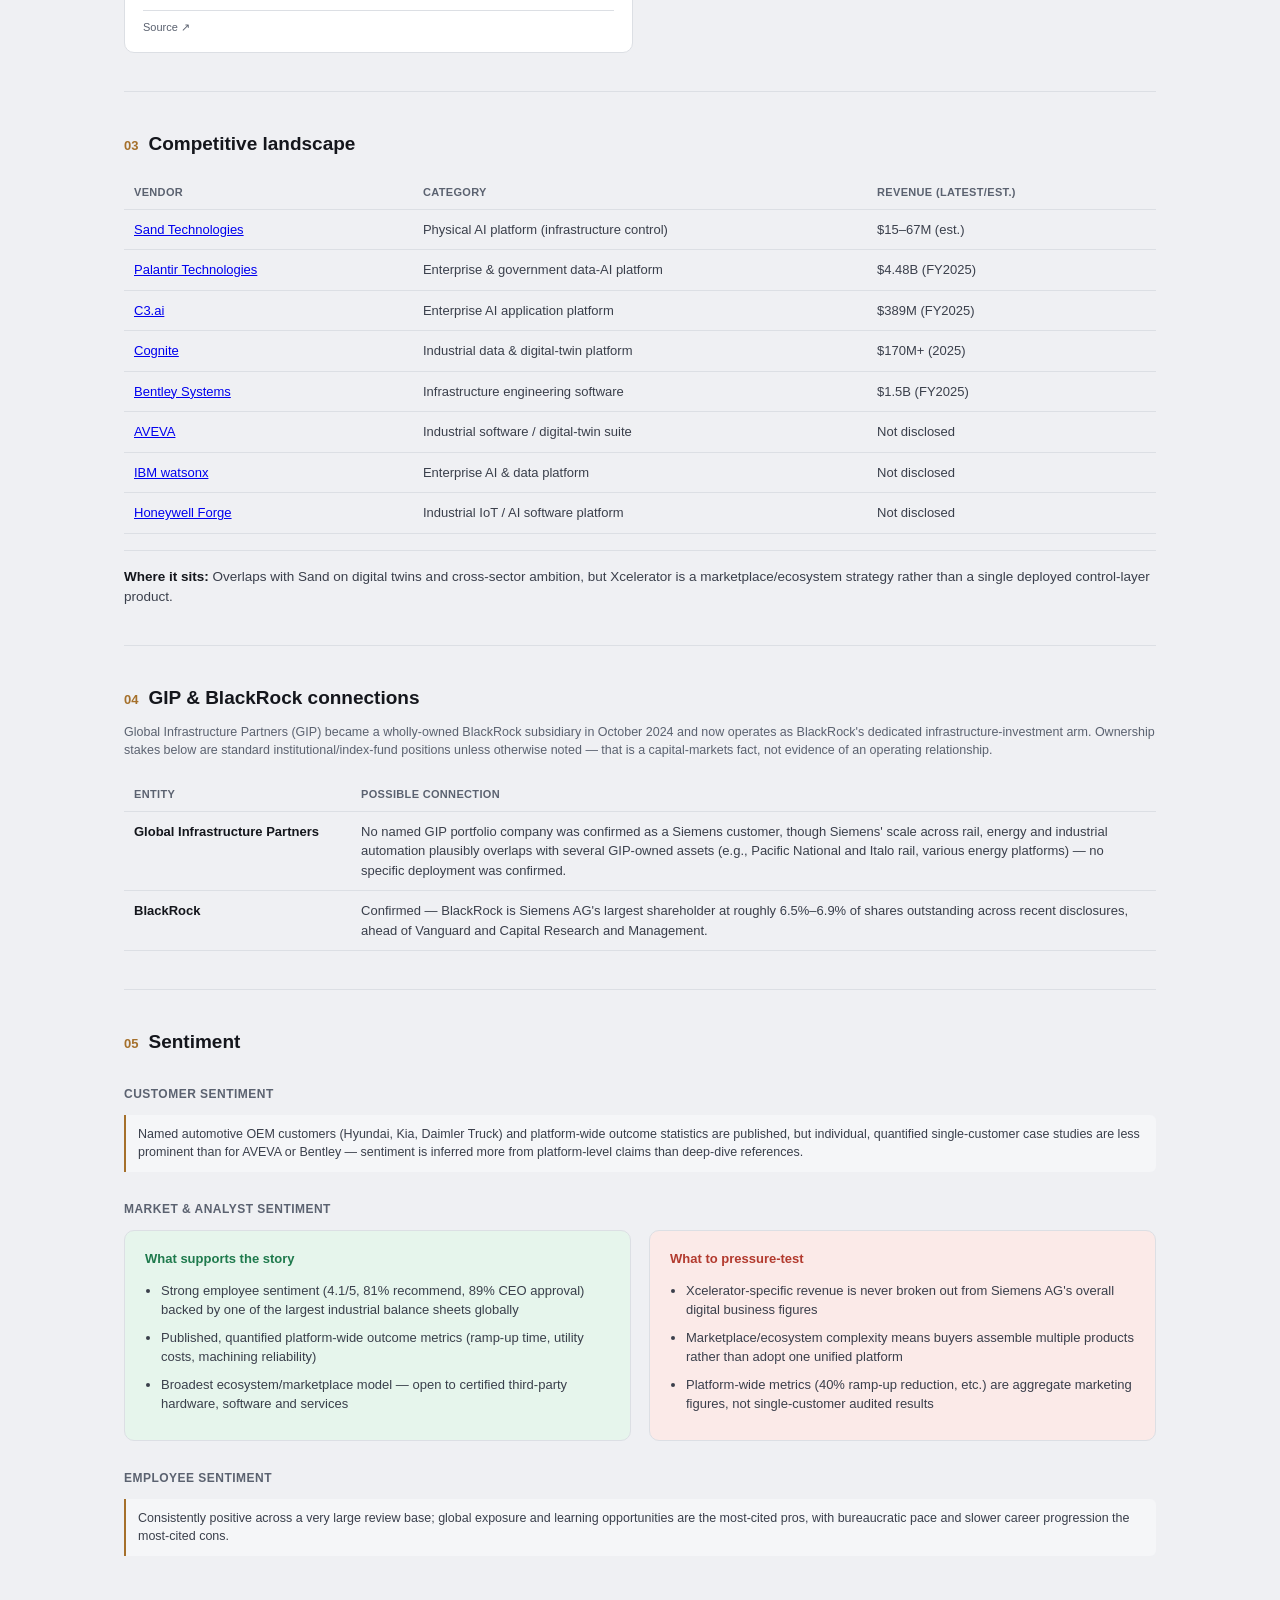
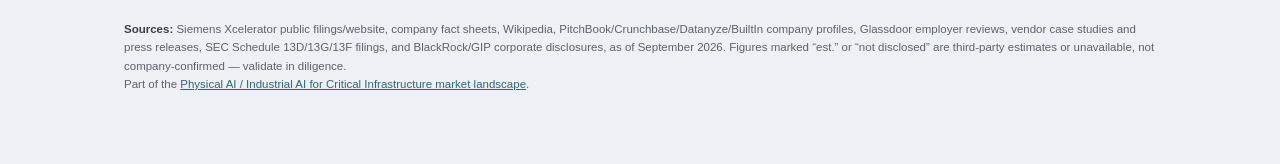
<file: siemens-xcelerator-dashboard.html>
<!DOCTYPE html>
<html lang="en">
<head>
<meta charset="UTF-8">
<meta name="viewport" content="width=device-width, initial-scale=1.0">
<title>Siemens Xcelerator — Vendor Profile</title>
<style>

  :root{
    --bg:#EFF0F3; --panel:#FFFFFF; --panel-2:#F5F6F8; --line:#DCDFE4;
    --ink:#14161C; --ink-2:#3A3F4B; --ink-3:#5B6270;
    --sand:#A5702B; --sand-dim:#C79256; --steel:#2B6684;
    --green:#1F7A4D; --green-bg:#E6F5EC; --red:#B23A2E; --red-bg:#FBEAE8; --amber:#8A5B10;
  }
  *{box-sizing:border-box;}
  body{
    margin:0; background:var(--bg); color:var(--ink);
    font-family:-apple-system,BlinkMacSystemFont,"Segoe UI",Helvetica,Arial,sans-serif;
    line-height:1.5;
  }
  .wrap{max-width:1080px; margin:0 auto; padding:0 24px 60px;}

  header.hero{
    background:linear-gradient(180deg,#F5F6F8,#EFF0F3);
    border-bottom:1px solid var(--line);
    padding:40px 24px 28px;
  }
  .hero-inner{max-width:1080px; margin:0 auto;}
  .kicker{
    font-size:12.5px; color:var(--sand); letter-spacing:.02em; font-weight:600;
    display:flex; gap:8px; align-items:center; margin-bottom:10px;
  }
  .kicker .dot{width:5px; height:5px; border-radius:50%; background:var(--sand);}
  h1{font-size:34px; margin:0 0 8px; font-weight:700; letter-spacing:-0.01em; color:var(--ink);}
  .tagline{color:var(--ink-2); font-size:15px; max-width:640px; margin:0;}
  .tagline a{color:var(--steel); text-decoration:none;}

  .kpi-row{
    display:grid; grid-template-columns:repeat(7,1fr); gap:10px;
    margin-top:26px;
  }
  .kpi{background:var(--panel); border:1px solid var(--line); border-radius:12px; padding:14px 14px; text-align:left;}
  .kpi .num{font-size:20px; font-weight:700; color:var(--ink);}
  .kpi .lbl{font-size:11px; color:var(--ink-3); margin-top:4px;}

  section{padding:38px 0; border-bottom:1px solid var(--line);}
  section:last-of-type{border-bottom:none;}
  .sec-head{display:flex; align-items:baseline; gap:10px; margin-bottom:18px;}
  .sec-num{color:var(--sand); font-weight:700; font-size:13px;}
  h2{font-size:19px; margin:0; font-weight:700; color:var(--ink);}
  .sec-note{color:var(--ink-3); font-size:12.5px; margin:-8px 0 18px;}

  /* snapshot */
  .snap-grid{display:grid; grid-template-columns:1.35fr 1fr; gap:32px;}
  .snap-grid p{font-size:14px; color:var(--ink-2); margin:0 0 14px;}
  .snap-grid p b{color:var(--ink); font-weight:600;}
  .side-block{margin-bottom:18px;}
  .side-block h4{font-size:11.5px; text-transform:uppercase; letter-spacing:.04em; color:var(--ink-3); margin:0 0 8px; font-weight:600;}
  .chip-row{display:flex; flex-wrap:wrap; gap:6px;}
  .chip{
    font-size:12.5px; background:var(--panel); border:1px solid var(--line);
    color:var(--ink-2); padding:5px 10px; border-radius:6px;
  }

  /* ratings */
  .rating-cards{display:grid; grid-template-columns:1fr 1fr; gap:16px; margin-bottom:18px;}
  .rcard{background:var(--panel); border:1px solid var(--line); border-radius:10px; padding:18px 20px;}
  .rcard .src{font-size:12px; color:var(--ink-3); margin-bottom:10px;}
  .rcard .big{font-size:28px; font-weight:700; display:flex; align-items:baseline; gap:8px; color:var(--ink);}
  .rcard .big small{font-size:13px; color:var(--ink-3); font-weight:400;}
  .meter{height:8px; background:var(--panel-2); border-radius:4px; margin:12px 0 10px; overflow:hidden;}
  .meter > div{height:100%; background:var(--sand); border-radius:4px;}
  .stat-line{display:flex; justify-content:space-between; font-size:12.5px; color:var(--ink-2); padding:4px 0; border-top:1px solid var(--line);}
  .grade-row{display:flex; gap:8px; margin-top:12px;}
  .grade{
    flex:1; text-align:center; border-radius:8px; padding:10px 6px; border:1px solid var(--line); background:var(--panel-2);
  }
  .grade .letter{font-size:18px; font-weight:700; color:var(--sand);}
  .grade.weak .letter{color:var(--red);}
  .grade .cap{font-size:10.5px; color:var(--ink-3); margin-top:3px;}
  .qual-note{font-size:12.5px; color:var(--ink-2); background:var(--panel-2); border-left:2px solid var(--sand); padding:10px 12px; border-radius:0 6px 6px 0;}

  /* use cases */
  .uc-grid{display:grid; grid-template-columns:repeat(2,1fr); gap:14px;}
  a.uc-card{
    background:var(--panel); border:1px solid var(--line); border-radius:10px; padding:16px 18px;
    display:block; text-decoration:none; color:inherit; transition:border-color .15s, background .15s;
  }
  a.uc-card:hover{border-color:var(--sand-dim); background:var(--panel-2);}
  a.uc-card:hover .uc-deploy{color:var(--sand);}
  .uc-top{display:flex; justify-content:space-between; align-items:flex-start; margin-bottom:8px;}
  .uc-sector{font-size:11px; text-transform:uppercase; letter-spacing:.04em; color:var(--sand); font-weight:700;}
  .uc-status-group{display:flex; align-items:center; gap:6px;}
  .uc-status{font-size:10.5px; background:var(--green-bg); color:var(--green); padding:2px 8px; border-radius:20px; font-weight:600;}
  .uc-link{font-size:11px; color:var(--ink-3);}
  .uc-deploy{font-size:13.5px; color:var(--ink); font-weight:600; margin-bottom:6px; transition:color .15s;}
  .uc-metric{font-size:12.5px; color:var(--ink-2);}
  .uc-src{font-size:11px; color:var(--ink-3); margin-top:8px; padding-top:8px; border-top:1px solid var(--line);}

  /* competitive */
  .comp-table{width:100%; border-collapse:collapse; font-size:13px;}
  .comp-table th{
    text-align:left; font-size:11px; text-transform:uppercase; letter-spacing:.03em;
    color:var(--ink-3); border-bottom:1px solid var(--line); padding:8px 10px; font-weight:600;
  }
  .comp-table td{padding:10px 10px; border-bottom:1px solid var(--line); color:var(--ink-2); vertical-align:top;}
  .comp-table td.name{color:var(--ink); font-weight:600;}
  .tag-direct{color:var(--sand); font-size:11px; font-weight:700;}
  .tag-adjacent{color:var(--steel); font-size:11px; font-weight:700;}
  .position-note{font-size:13.5px; color:var(--ink-2); margin-top:16px; padding-top:16px; border-top:1px solid var(--line);}
  .position-note b{color:var(--ink);}
  .subhead{font-size:12px; text-transform:uppercase; letter-spacing:.04em; color:var(--ink-3); font-weight:600; margin:28px 0 12px;}
  .scale-table{width:100%; border-collapse:collapse; font-size:13px;}
  .scale-table th{text-align:left; font-size:11px; text-transform:uppercase; letter-spacing:.03em; color:var(--ink-3); border-bottom:1px solid var(--line); padding:8px 10px; font-weight:600;}
  .scale-table td{padding:10px 10px; border-bottom:1px solid var(--line); color:var(--ink-2); vertical-align:top;}
  .scale-table td.name{color:var(--ink); font-weight:600;}
  .bar-cell{display:flex; align-items:center; gap:8px;}
  .bar-track{flex:1; height:6px; background:var(--panel-2); border-radius:3px; overflow:hidden; max-width:120px; border:1px solid var(--line);}
  .bar-fill{height:100%; background:var(--steel);}
  .bar-fill.sand-fill{background:var(--sand);}
  .callout{
    background:var(--panel-2); border:1px solid var(--line); border-left:2px solid var(--steel);
    border-radius:0 8px 8px 0; padding:14px 16px; font-size:13px; color:var(--ink-2); margin-top:18px;
  }
  .callout b{color:var(--ink);}

  /* sentiment */
  .sent-grid{display:grid; grid-template-columns:1fr 1fr; gap:18px;}
  .sent-col{border-radius:10px; padding:18px 20px; border:1px solid var(--line);}
  .sent-col.bull{background:var(--green-bg);}
  .sent-col.bear{background:var(--red-bg);}
  .sent-head{font-size:13px; font-weight:700; margin-bottom:12px; display:flex; align-items:center; gap:6px;}
  .sent-col.bull .sent-head{color:var(--green);}
  .sent-col.bear .sent-head{color:var(--red);}
  .sent-col ul{margin:0; padding-left:16px; font-size:13px; color:var(--ink-2);}
  .sent-col li{margin-bottom:8px;}
  .chart-box{margin-top:20px; background:var(--panel); border:1px solid var(--line); border-radius:10px; padding:18px 20px;}
  .chart-box .chart-title{font-size:12.5px; color:var(--ink-3); margin-bottom:12px;}

  footer{padding:26px 0 10px; font-size:11.5px; color:var(--ink-3); line-height:1.6;}
  footer b{color:var(--ink-2);}

  @media (max-width:720px){
    .kpi-row{grid-template-columns:repeat(2,1fr);}
    .snap-grid, .rating-cards, .uc-grid, .sent-grid{grid-template-columns:1fr;}
    h1{font-size:26px;}
  }

/* --- market hub additions --- */
.topnav{display:flex; justify-content:space-between; align-items:center; margin-bottom:6px;}
.back-link{font-size:12.5px; color:var(--steel); text-decoration:none; font-weight:600;}
.back-link:hover{text-decoration:underline;}
.btn{
  display:inline-block; font-size:12.5px; font-weight:600; color:#fff; background:var(--ink);
  padding:8px 14px; border-radius:8px; text-decoration:none; border:1px solid var(--ink);
}
.btn:hover{background:var(--sand); border-color:var(--sand);}
.btn.secondary{background:var(--panel); color:var(--ink); border:1px solid var(--line);}
.btn.secondary:hover{background:var(--panel-2); border-color:var(--sand-dim); color:var(--sand);}
.btn-row{display:flex; gap:8px; flex-wrap:wrap; margin-top:14px;}

.vendor-grid{display:grid; grid-template-columns:repeat(3,1fr); gap:16px;}
.vcard{background:var(--panel); border:1px solid var(--line); border-radius:12px; padding:18px 20px; display:flex; flex-direction:column;}
.vcard-top{display:flex; justify-content:space-between; align-items:flex-start; margin-bottom:8px;}
.vcard-name{font-size:16px; font-weight:700; color:var(--ink); text-decoration:none;}
.vcard-name:hover{color:var(--sand);}
.vcard-cat{font-size:10.5px; text-transform:uppercase; letter-spacing:.03em; color:var(--sand); font-weight:700; margin-bottom:6px;}
.vcard-desc{font-size:12.5px; color:var(--ink-2); flex:1; margin-bottom:12px;}
.vcard-kpi{background:var(--panel-2); border:1px solid var(--line); border-radius:8px; padding:8px 10px; margin-bottom:12px;}
.vcard-kpi .k-num{font-size:15px; font-weight:700; color:var(--ink);}
.vcard-kpi .k-lbl{font-size:10.5px; color:var(--ink-3);}
.vcard-actions{display:flex; gap:6px;}
.vcard-actions a{flex:1; text-align:center; font-size:11.5px; padding:7px 8px;}

.matrix-table{width:100%; border-collapse:collapse; font-size:12px;}
.matrix-table th{text-align:left; font-size:10.5px; text-transform:uppercase; letter-spacing:.02em; color:var(--ink-3); border-bottom:1px solid var(--line); padding:8px 8px; font-weight:600; background:var(--panel);}
.matrix-table td{padding:9px 8px; border-bottom:1px solid var(--line); color:var(--ink-2); vertical-align:top;}
.matrix-table td.mname{color:var(--ink); font-weight:600; white-space:nowrap;}
.matrix-table tr:nth-child(even) td{background:var(--panel-2);}
.matrix-table a{color:var(--steel); text-decoration:none; font-weight:600;}
.matrix-table a:hover{text-decoration:underline;}

@media (max-width:900px){
  .vendor-grid{grid-template-columns:repeat(2,1fr);}
}
@media (max-width:600px){
  .vendor-grid{grid-template-columns:1fr;}
}

</style>
</head>
<body>

<header class="hero">
  <div class="hero-inner">
    <div class="topnav">
      <a class="back-link" href="market-overview.html">&larr; Physical AI / Industrial AI Market Overview</a>
    </div>
    <div class="kicker"><span class="dot"></span>VENDOR PROFILE &nbsp;·&nbsp; OPEN INDUSTRIAL DIGITAL-BUSINESS PLATFORM / ECOSYSTEM &nbsp;·&nbsp; SEPTEMBER 11, 2026</div>
    <h1><a href="https://www.siemens.com/global/en/company/topic-areas/siemens-xcelerator.html" target="_blank" rel="noopener" style="color:inherit; text-decoration:none;">Siemens Xcelerator ↗</a></h1>
    <p class="tagline">Open digital business platform connecting hardware, software and an IoT-enabled partner ecosystem</p>
    <div class="kpi-row">
      <div class="kpi"><div class="num">2022</div><div class="lbl">Founded</div></div>
      <div class="kpi"><div class="num">~320,000+</div><div class="lbl">Employees</div></div>
      <div class="kpi"><div class="num">Not disclosed</div><div class="lbl">Latest reported / estimated revenue</div></div>
      <div class="kpi"><div class="num">Subsidiary</div><div class="lbl">Ownership</div></div>
      <div class="kpi"><div class="num">4.1 / 5</div><div class="lbl">Glassdoor rating (16,900+ reviews)</div></div>
    </div>
    <div class="btn-row">
      <a class="btn" href="siemens-xcelerator-one-sheet.pdf" download>Download one-pager (PDF) &darr;</a>
      <a class="btn secondary" href="https://www.siemens.com/global/en/company/topic-areas/siemens-xcelerator.html" target="_blank" rel="noopener">Visit website ↗</a>
      <a class="btn secondary" href="market-overview.html">← All vendors in this market</a>
    </div>
  </div>
</header>

<div class="wrap">

  <section>
    <div class="sec-head"><span class="sec-num">01</span><h2>Company snapshot</h2></div>
    <div class="snap-grid">
      <div>
        <p>The broadest ecosystem on this list by design — an open marketplace of Siemens and third-party tools rather than a single unified product, backed by one of the largest industrial conglomerates in the world.</p>
        <p><b>Offering:</b> A marketplace/ecosystem spanning Teamcenter, NX, Solid Edge and Simcenter (engineering software), Building X and Industrial Operations X (IoT/AI operations), plus a growing library of partner apps and an Industrial Copilot.</p>
      </div>
      <div>
        <div class="side-block">
          <h4>Key facts</h4>
          <p style="margin:0 0 6px;"><b>Founded:</b> Launched 2022 (building on a 2019 software portfolio); Siemens AG founded 1847</p>
          <p style="margin:0 0 6px;"><b>HQ:</b> Munich, Germany</p>
          <p style="margin:0 0 6px;"><b>Ownership:</b> Platform of Siemens AG (public, ETR: SIE)</p>
          <p style="margin:0 0 6px;"><b>Revenue:</b> Not separately disclosed; Siemens digital business was ~€5.6B (2021 baseline) targeting ~10% CAGR</p>
          <p style="margin:0;"><b>Web:</b> <a href="https://www.siemens.com/global/en/company/topic-areas/siemens-xcelerator.html" target="_blank" rel="noopener" style="color:var(--steel);">www.siemens.com/global/en/company/topic-areas/siemens-xcelerator.html</a> &nbsp;·&nbsp; <a href="https://www.linkedin.com/company/siemens" target="_blank" rel="noopener" style="color:var(--steel);">LinkedIn ↗</a></p>
        </div>
        <div class="side-block">
          <h4>Key people</h4>
          <div class="chip-row"><span class="chip"><b>Roland Busch</b> — President &amp; CEO, Siemens AG</span><span class="chip"><b>Cedrik Neike</b> — Managing Board Member &amp; CEO, Digital Industries</span></div>
        </div>
        <div class="side-block">
          <h4>Named customers (public sources)</h4>
          <div class="chip-row"><span class="chip">Hyundai</span><span class="chip">Kia</span><span class="chip">Daimler Truck</span><span class="chip">large global manufacturing &amp; infrastructure operators</span></div>
        </div>
        <div class="side-block">
          <h4>Capabilities</h4>
          <div class="grade-row">
            <div class="grade"><div class="letter" style="font-size:13px;">Yes</div><div class="cap">Digital twin</div></div>
            <div class="grade"><div class="letter" style="font-size:13px;">Yes</div><div class="cap">Agentic / GenAI</div></div>
          </div>
          <div style="margin-top:10px;" class="qual-note">Primary buyer: Industrial, buildings and mobility engineering &amp; operations leaders</div>
        </div>
      </div>
    </div>
  </section>

  <section>
    <div class="sec-head"><span class="sec-num">02</span><h2>Use cases &amp; reported metrics</h2></div>
    <div class="sec-note">All impact figures below are vendor- or partner-reported and have not been independently audited.</div>
    <div class="uc-grid">
      <a class="uc-card" href="https://www.siemens.com/global/en/company/topic-areas/siemens-xcelerator.html" target="_blank" rel="noopener">
        <div class="uc-top"><span class="uc-sector">Manufacturing</span><span class="uc-status">Deployed</span></div>
        <div class="uc-deploy">Digital-twin-based production ramp-up across Xcelerator manufacturing customers</div>
        <div class="uc-metric">Up to 40% reduction in production ramp-up time (Siemens-published platform metric)</div>
        <div class="uc-src">Source ↗</div>
      </a>
      <a class="uc-card" href="https://www.siemens.com/global/en/company/topic-areas/siemens-xcelerator.html" target="_blank" rel="noopener">
        <div class="uc-top"><span class="uc-sector">Buildings</span><span class="uc-status">Deployed</span></div>
        <div class="uc-deploy">Building X — campus energy &amp; operations management</div>
        <div class="uc-metric">Campus operators cut utility costs by 25% per square foot (Siemens-published platform metric)</div>
        <div class="uc-src">Source ↗</div>
      </a>
      <a class="uc-card" href="https://press.siemens.com/global/en/pressrelease/siemens-xcelerator-speeds-digital-transformation-and-enables-new-offerings" target="_blank" rel="noopener">
        <div class="uc-top"><span class="uc-sector">Manufacturing (automotive)</span><span class="uc-status">Deployed</span></div>
        <div class="uc-deploy">Hyundai, Kia, Daimler Truck — Xcelerator engineering &amp; automation tools</div>
        <div class="uc-metric">100% collision-free machining trials reported across industrial Xcelerator deployments (Siemens-published platform metric)</div>
        <div class="uc-src">Source ↗</div>
      </a>
    </div>
  </section>

  <section>
    <div class="sec-head"><span class="sec-num">03</span><h2>Competitive landscape</h2></div>
    <table class="comp-table">
      <thead><tr><th style="width:28%;">Vendor</th><th style="width:44%;">Category</th><th>Revenue (latest/est.)</th></tr></thead>
      <tbody><tr><td class="mname"><a href="sand-technologies-dashboard.html">Sand Technologies</a></td><td>Physical AI platform (infrastructure control)</td><td>$15–67M (est.)</td></tr><tr><td class="mname"><a href="palantir-dashboard.html">Palantir Technologies</a></td><td>Enterprise &amp; government data-AI platform</td><td>$4.48B (FY2025)</td></tr><tr><td class="mname"><a href="c3ai-dashboard.html">C3.ai</a></td><td>Enterprise AI application platform</td><td>$389M (FY2025)</td></tr><tr><td class="mname"><a href="cognite-dashboard.html">Cognite</a></td><td>Industrial data &amp; digital-twin platform</td><td>$170M+ (2025)</td></tr><tr><td class="mname"><a href="bentley-systems-dashboard.html">Bentley Systems</a></td><td>Infrastructure engineering software</td><td>$1.5B (FY2025)</td></tr><tr><td class="mname"><a href="aveva-dashboard.html">AVEVA</a></td><td>Industrial software / digital-twin suite</td><td>Not disclosed</td></tr><tr><td class="mname"><a href="ibm-watsonx-dashboard.html">IBM watsonx</a></td><td>Enterprise AI &amp; data platform</td><td>Not disclosed</td></tr><tr><td class="mname"><a href="honeywell-forge-dashboard.html">Honeywell Forge</a></td><td>Industrial IoT / AI software platform</td><td>Not disclosed</td></tr>
      </tbody>
    </table>
    <div class="position-note"><b>Where it sits:</b> Overlaps with Sand on digital twins and cross-sector ambition, but Xcelerator is a marketplace/ecosystem strategy rather than a single deployed control-layer product.</div>
  </section>

  <section>
    <div class="sec-head"><span class="sec-num">04</span><h2>GIP &amp; BlackRock connections</h2></div>
    <div class="sec-note">Global Infrastructure Partners (GIP) became a wholly-owned BlackRock subsidiary in October 2024 and now operates as BlackRock's dedicated infrastructure-investment arm. Ownership stakes below are standard institutional/index-fund positions unless otherwise noted — that is a capital-markets fact, not evidence of an operating relationship.</div>
    <table class="scale-table">
      <thead><tr><th style="width:22%;">Entity</th><th>Possible connection</th></tr></thead>
      <tbody>
        <tr><td class="name">Global Infrastructure Partners</td><td>No named GIP portfolio company was confirmed as a Siemens customer, though Siemens' scale across rail, energy and industrial automation plausibly overlaps with several GIP-owned assets (e.g., Pacific National and Italo rail, various energy platforms) — no specific deployment was confirmed.</td></tr>
        <tr><td class="name">BlackRock</td><td>Confirmed — BlackRock is Siemens AG's largest shareholder at roughly 6.5%–6.9% of shares outstanding across recent disclosures, ahead of Vanguard and Capital Research and Management.</td></tr>
      </tbody>
    </table>
  </section>

  <section>
    <div class="sec-head"><span class="sec-num">05</span><h2>Sentiment</h2></div>

    <div class="subhead">Customer sentiment</div>
    <div class="qual-note" style="margin-bottom:18px;">Named automotive OEM customers (Hyundai, Kia, Daimler Truck) and platform-wide outcome statistics are published, but individual, quantified single-customer case studies are less prominent than for AVEVA or Bentley — sentiment is inferred more from platform-level claims than deep-dive references.</div>

    <div class="subhead">Market &amp; analyst sentiment</div>
    <div class="sent-grid">
      <div class="sent-col bull">
        <div class="sent-head">What supports the story</div>
        <ul><li>Strong employee sentiment (4.1/5, 81% recommend, 89% CEO approval) backed by one of the largest industrial balance sheets globally</li><li>Published, quantified platform-wide outcome metrics (ramp-up time, utility costs, machining reliability)</li><li>Broadest ecosystem/marketplace model — open to certified third-party hardware, software and services</li></ul>
      </div>
      <div class="sent-col bear">
        <div class="sent-head">What to pressure-test</div>
        <ul><li>Xcelerator-specific revenue is never broken out from Siemens AG's overall digital business figures</li><li>Marketplace/ecosystem complexity means buyers assemble multiple products rather than adopt one unified platform</li><li>Platform-wide metrics (40% ramp-up reduction, etc.) are aggregate marketing figures, not single-customer audited results</li></ul>
      </div>
    </div>

    <div class="subhead">Employee sentiment</div>
    <div class="qual-note">Consistently positive across a very large review base; global exposure and learning opportunities are the most-cited pros, with bureaucratic pace and slower career progression the most-cited cons.</div>
  </section>

  <footer>
    <b>Sources:</b> Siemens Xcelerator public filings/website, company fact sheets, Wikipedia, PitchBook/Crunchbase/Datanyze/BuiltIn company profiles, Glassdoor employer reviews, vendor case studies and press releases, SEC Schedule 13D/13G/13F filings, and BlackRock/GIP corporate disclosures, as of September 2026. Figures marked “est.” or “not disclosed” are third-party estimates or unavailable, not company-confirmed — validate in diligence.<br>
    Part of the <a href="market-overview.html" style="color:var(--steel);">Physical AI / Industrial AI for Critical Infrastructure market landscape</a>.
  </footer>

</div>
</body>
</html>
</file>
